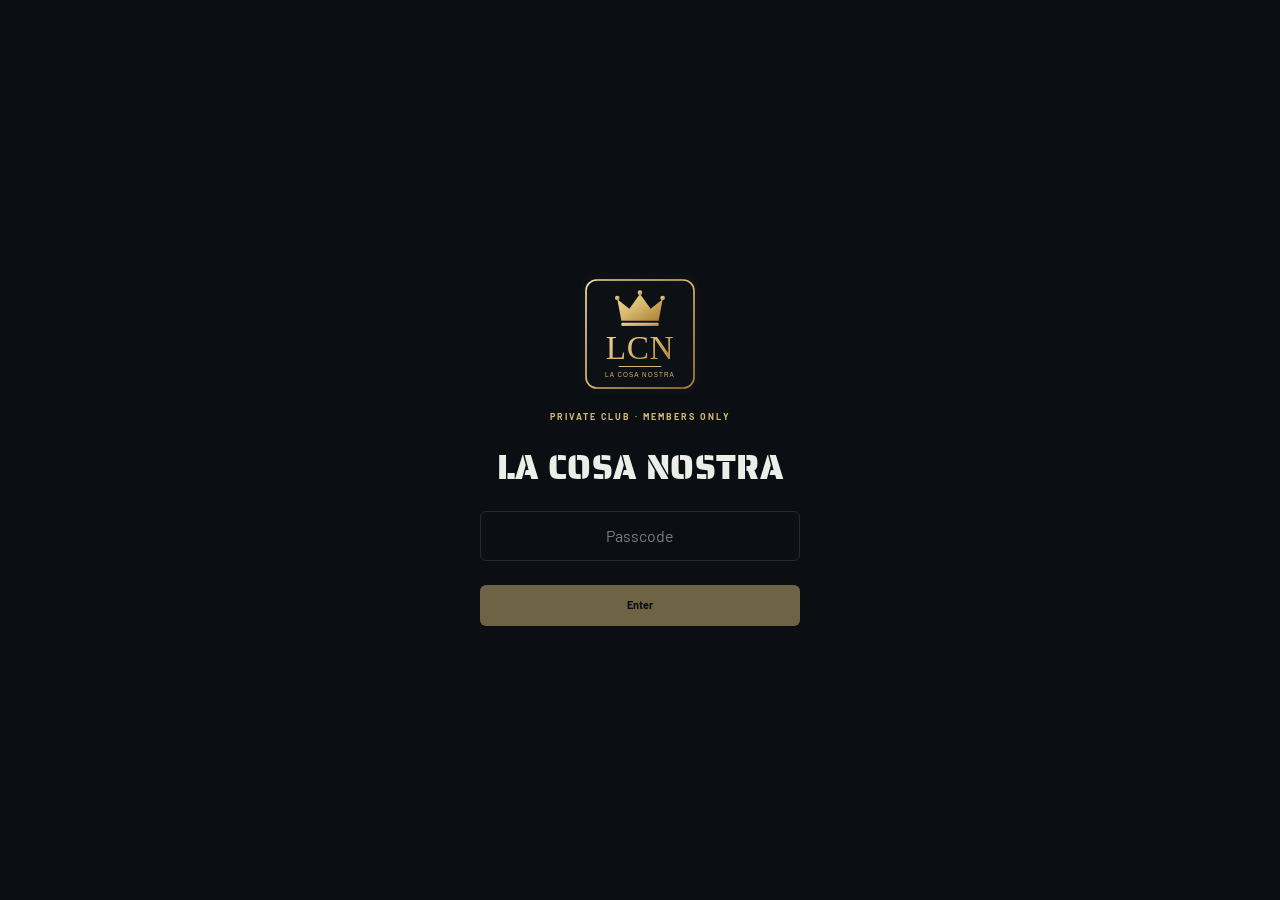
<file: docs/index.html>
<!DOCTYPE html>
<html lang="en">
<head>
<meta charset="utf-8">
<meta name="viewport" content="width=device-width, initial-scale=1, viewport-fit=cover">
<title>La Cosa Nostra</title>
<meta name="apple-mobile-web-app-capable" content="yes">
<meta name="mobile-web-app-capable" content="yes">
<meta name="apple-mobile-web-app-title" content="La Cosa Nostra">
<meta name="apple-mobile-web-app-status-bar-style" content="black-translucent">
<meta name="theme-color" content="#0b0e12">
<meta name="robots" content="noindex,nofollow">
<link rel="manifest" href="manifest.webmanifest">
<link rel="icon" href="icon.svg" type="image/svg+xml">
<link rel="apple-touch-icon" href="apple-touch-icon.png">
<link rel="preconnect" href="https://fonts.googleapis.com">
<link rel="preconnect" href="https://fonts.gstatic.com" crossorigin>
<link rel="stylesheet" href="https://fonts.googleapis.com/css2?family=Saira+Stencil+One&family=Barlow:wght@400;500;600;700&display=swap">
<style>@layer base{*,::after,::before,::backdrop{box-sizing:border-box;margin:0;padding:0;border:0 solid}html{line-height:1.5;-webkit-text-size-adjust:100%;tab-size:4;-webkit-tap-highlight-color:transparent}h1,h2,h3,h4,h5,h6{font-size:inherit;font-weight:inherit}a{color:inherit;-webkit-text-decoration:inherit;text-decoration:inherit}b,strong{font-weight:bolder}small{font-size:80%}table{text-indent:0;border-color:inherit;border-collapse:collapse}ol,ul,menu{list-style:none}img,svg,video,canvas,audio,iframe,embed,object{display:block;vertical-align:middle}img,video{max-width:100%;height:auto}button,input,select,optgroup,textarea{font:inherit;font-feature-settings:inherit;letter-spacing:inherit;color:inherit;border-radius:0;background-color:transparent;opacity:1}::placeholder{opacity:1;color:color-mix(in oklab,currentcolor 50%,transparent)}textarea{resize:vertical}button,input:where([type=button],[type=reset],[type=submit]){appearance:button}summary{display:list-item}[hidden]:where(:not([hidden=until-found])){display:none!important}}


:root{--bg:#0b0e12;--panel:#12161c;--border:#252a31;--muted:#9299a4;--gold:#d2b778;--green:#7cc9a6;--red:#ed8c8c;--text:#eeeee9}*{box-sizing:border-box}body{margin:0;background:var(--bg);color:var(--text);font-family:Arial,Helvetica,sans-serif;font-size:14px}button,input,select,textarea{font:inherit}button,a,input,select,textarea{outline-offset:4px}button{cursor:pointer}button:disabled{cursor:wait;opacity:.5}a{color:inherit;text-decoration:none}button{color:inherit;background:none;border:0}h1,h2,h3,p{margin:0}p{line-height:1.6;color:var(--muted)}.shell{display:flex;min-height:100vh}aside{width:236px;position:fixed;inset:0 auto 0 0;display:flex;flex-direction:column;background:#101318;border-right:1px solid var(--border);z-index:30}.brand{display:flex;gap:12px;align-items:center;padding:30px 22px 36px;font-size:12px;font-weight:700;letter-spacing:1.2px}.brand small{display:block;font-size:8px;letter-spacing:1.7px;color:var(--muted);margin-top:7px}.brand-mark{position:relative;border:1px solid #7b6a47;color:var(--gold);font-family:Georgia,serif;font-size:16px;padding:18px 5px 8px;letter-spacing:-1px}.brand-mark span{position:absolute;top:0;left:10px;font-size:19px}.nav-label{font-size:9px;letter-spacing:2px;color:#707781;padding:0 24px 15px}nav{padding:0 12px}nav button{width:100%;display:flex;align-items:center;gap:12px;padding:13px 12px;margin-bottom:5px;color:#929aa6;text-align:left;border-radius:5px;font-size:12px}nav button svg:last-child:not(:first-child){margin-left:auto}nav button:hover{background:#1a1e25;color:#eee}nav button.active{color:var(--gold);background:#28251e;border:1px solid #524630;padding:12px 11px}.sidebar-bottom{display:flex;gap:11px;align-items:center;margin-top:auto;padding:22px;border-top:1px solid var(--border)}.sidebar-bottom img{width:40px;height:40px;object-fit:cover;border-radius:50%;border:1px solid #69614d}.sidebar-bottom strong{font-size:12px}.sidebar-bottom span{display:block;color:var(--gold);font-size:8px;letter-spacing:1px;margin-top:5px}.sidebar-bottom>svg{margin-left:auto;color:var(--gold)}.workspace{margin-left:236px;width:calc(100% - 236px)}header{height:64px;border-bottom:1px solid var(--border);display:flex;align-items:center;justify-content:space-between;padding:0 34px;background:#0e1116}.breadcrumbs{display:flex;align-items:center;gap:12px;color:#737b87;font-size:9px;letter-spacing:1.4px}.breadcrumbs span{color:#bbc0c9}.header-right{display:flex;align-items:center;gap:23px;font-size:9px;letter-spacing:1px}.private{display:flex;align-items:center;gap:7px;color:var(--gold)}.revision{color:#79828e}.icon-button{padding:5px;color:#b7bec8}.mobile-toggle{display:none}main{max-width:1600px;margin:auto;padding:32px 34px 0}.page-heading{display:flex;justify-content:space-between;align-items:center;margin-bottom:26px;gap:20px}.eyebrow{font-size:9px;letter-spacing:2px;color:var(--gold);font-weight:700}h1{font-family:Georgia,'Times New Roman',serif;font-size:38px;letter-spacing:-1.2px;font-weight:400;margin:10px 0}.page-heading p{font-size:12px}.date-badge{text-align:right}.date-badge span{display:block;font-size:8px;letter-spacing:1.5px;color:#747d88;margin-bottom:8px}.date-badge strong{font-size:12px;letter-spacing:.5px}.source-strip{border:1px solid #2a3035;border-radius:5px;padding:10px 13px;display:flex;align-items:center;gap:8px;font-size:10px;color:#a1a9b2;background:#12161b}.dot{width:5px;height:5px;background:var(--gold);border-radius:100%;display:inline-block;flex:none}.source-extra{margin-left:12px;color:#727d8b}.source-strip strong{margin-left:auto;font-weight:400;color:#c8b78f}.toolbar{display:flex;align-items:center;justify-content:space-between;margin:24px 0}.sport-tabs{display:flex;gap:5px;border:1px solid var(--border);padding:4px;border-radius:6px;background:#11151b}.sport-tabs button{padding:8px 21px;color:#9da5b0;font-size:10px;border-radius:3px}.sport-tabs button.selected,.toggle button.selected{background:#d3b97d;color:#171711;font-weight:700}.local-switch{font-size:9px;color:#828d99;display:flex;gap:7px;align-items:center}.local-switch .dot{background:var(--green)}.hero{position:relative;overflow:hidden;border:1px solid #3a3427;background:#121519;border-radius:7px;min-height:278px;padding:30px 32px 82px;isolation:isolate}.hero-copy{position:relative;z-index:2}.hero h2{font-family:Georgia,serif;font-size:33px;font-weight:400;line-height:1.15;margin:15px 0 13px;letter-spacing:-.5px}.hero em{color:#d7be84;font-style:italic}.hero p{font-size:10px;line-height:1.7}.hero-tag{position:absolute;left:395px;top:182px;display:flex;align-items:center;gap:8px;color:#af9b70;font-size:8px;letter-spacing:1px;white-space:nowrap}.hero-image{position:absolute;inset:0 0 58px 30%;background-size:cover;background-position:60% 40%;z-index:-1;opacity:.72;mask-image:linear-gradient(90deg,transparent,black 40%)}.hero-crew{position:absolute;bottom:0;left:0;right:0;border-top:1px solid #363329;background:#10141bdb;display:flex;align-items:center;justify-content:space-around;height:62px;padding:0 25px}.hero-crew>div{display:flex;align-items:center;gap:9px;font-size:10px;color:#c5c7c8}.avatar{border-radius:50%;object-fit:cover;flex-shrink:0;border:1px solid #514a3d;background:#13171b}.hero-crew .avatar{width:38px;height:38px}.initial{display:inline-grid;place-items:center;width:32px;height:32px;border-radius:50%;background:#292d34;color:var(--gold)}.stats-row{display:grid;grid-template-columns:repeat(4,1fr);gap:14px;margin:20px 0 30px}.stat{border:1px solid var(--border);background:linear-gradient(110deg,#151a20,#10141a);padding:18px 20px;border-radius:5px;min-width:0}.stat>span{display:block;color:#8b95a0;font-size:8px;letter-spacing:1.1px;margin-bottom:12px}.stat strong{display:block;font-size:27px;font-weight:500;letter-spacing:-.8px}.stat small{display:block;font-size:9px;color:#788490;margin-top:8px}.green{color:var(--green)!important}.red{color:var(--red)!important}.section-title{display:flex;justify-content:space-between;align-items:center;gap:12px;margin:27px 0 17px}.section-title h2{font-family:Georgia,serif;font-size:21px;font-weight:400}.section-title h2>span{font-family:Arial,sans-serif;font-size:8px;color:var(--gold);border:1px solid #4d4534;padding:4px 6px;margin-left:10px;vertical-align:middle}.section-title>span,.section-title button,.section-title a{font-size:9px;color:#9ba5b0;display:flex;align-items:center;gap:7px}.board-grid{display:grid;grid-template-columns:repeat(3,minmax(0,1fr));gap:18px}.market-title{display:flex;justify-content:space-between;align-items:center;font-size:9px;letter-spacing:1.3px;color:#c5b58f;padding:0 2px 13px;border-bottom:1px solid #3d392e;margin-bottom:14px}.market-title span:last-child{font-size:8px;color:#727d8b;letter-spacing:.8px}.agreement-card{display:block;width:100%;border:1px solid var(--border);border-radius:6px;background:#13181f;text-align:left;margin-bottom:13px;overflow:hidden;transition:border-color .15s,transform .15s}.agreement-card:hover{border-color:#9d8857;transform:translateY(-2px)}.card-top{display:flex;align-items:center;gap:9px;padding:14px 16px 11px;font-size:8px;letter-spacing:1px;color:#9aa5b1}.rank{color:var(--gold);font-size:10px}.agreement-count{margin-left:auto;color:#a29474;font-size:7px}.agreement-card h3{font-size:19px;letter-spacing:-.4px;padding:0 16px;font-weight:500;line-height:1.3}.agreement-card>p{font-size:10px;padding:7px 16px 0}.card-line{display:flex;align-items:center;justify-content:space-between;padding:12px 16px}.odds{font-size:10px;padding:4px 8px;background:#242a32;border-radius:3px;color:#bcc4ce}.card-avatars{display:flex;padding-left:7px}.card-avatars .avatar{width:27px;height:27px;margin-left:-5px}.card-record{margin:0 16px;padding:14px 0;border-top:1px solid #2c323a;display:flex;align-items:end;justify-content:space-between}.card-record strong{font-size:27px;font-weight:400;color:#c8b17d}.card-record b{font-size:12px;font-weight:400;color:#c7ccd3}.card-record span{display:block;font-size:6px;letter-spacing:1px;color:#76828f;margin-top:5px}.card-record>div:last-child{text-align:right;padding-bottom:3px}.card-bottom{padding:11px 16px;background:#0f141a;border-top:1px solid #242a31;font-size:8px;color:#929eac;display:flex;justify-content:space-between;align-items:center}.card-bottom svg{color:var(--gold)}.empty-card{border:1px dashed #30363e;min-height:130px;border-radius:5px;padding:25px 20px;text-align:center;color:#667380;display:flex;align-items:center;justify-content:center;flex-direction:column;gap:10px}.empty-card h3{font-size:13px;font-weight:400;color:#b1bac5}.empty-card p{font-size:11px}.lastnight-grid{display:grid;grid-template-columns:repeat(2,1fr);gap:10px}.lastnight{display:flex;align-items:center;gap:15px;background:#12171e;border:1px solid var(--border);padding:14px;border-radius:4px}.lastnight>strong{font-size:21px}.lastnight b{font-size:11px}.lastnight span{display:block;font-size:9px;color:var(--muted);margin-top:5px}.lastnight small{margin-left:auto;font-size:10px}.panel{background:#13181f;border:1px solid var(--border);border-radius:6px}.table-wrap{overflow-x:auto}table{border-collapse:collapse;width:100%;text-align:left;white-space:nowrap;font-size:11px}th{padding:15px 17px;color:#8c98a6;font-size:8px;letter-spacing:1px;font-weight:400;border-bottom:1px solid #303741}td{padding:14px 17px;border-bottom:1px solid #232b35;color:#c5cbd2}tr:last-child td{border-bottom:0}td small{display:block;color:#7e8b99;font-size:9px;margin-top:6px}td b{font-weight:500;color:#e0e3e7}.table-person{display:flex;gap:10px;align-items:center}.table-person .avatar{width:30px;height:30px}.filters{display:flex;gap:10px}input,select,textarea{background:#0d1219;border:1px solid #343d48;border-radius:4px;color:#d6dce3;padding:10px 12px;min-width:0;font-size:12px}select{cursor:pointer}textarea{resize:vertical;min-height:90px}label{display:flex;flex-direction:column;gap:9px;color:#9ba7b4;font-size:10px;line-height:1.5;margin:15px 0}form .primary{margin-top:8px}.primary{background:var(--gold);color:#191912;padding:12px 20px;border-radius:4px;font-size:11px;font-weight:700;display:inline-flex;align-items:center;justify-content:center;gap:8px}.primary:hover{background:#e5cd96}.form-panel{padding:25px}.form-panel h2{font-size:20px;font-family:Georgia,serif;font-weight:400;margin-bottom:14px}.form-panel p{font-size:12px;margin-bottom:17px}.form-panel ul{color:var(--muted);font-size:12px;line-height:2.1;padding-left:18px}.two-col{display:grid;grid-template-columns:1fr 1fr;gap:20px}.form-row{display:grid;grid-template-columns:1fr 1fr;gap:15px}.button-row{display:flex;align-items:center;gap:20px}.button-row a{display:flex;align-items:center;gap:6px;font-size:10px;color:var(--muted)}.import-input{min-height:230px;font-family:monospace;font-size:11px}.import-panel>p{max-width:650px}.import-panel .table-wrap{margin:20px 0}.alert{display:flex;gap:10px;align-items:center;padding:14px;border-radius:5px;font-size:12px;margin-bottom:18px}.alert.error{border:1px solid #6e3d3d;background:#28191e;color:#f2a3a3}.alert.success{border:1px solid #385c4c;background:#13261f;color:#9bd3b9}.alert button{margin-left:auto}.empty{padding:80px 20px;text-align:center;display:flex;flex-direction:column;align-items:center;gap:20px}.empty h2{font-family:Georgia,serif;font-weight:400}.empty p{max-width:480px}.modal-backdrop{position:fixed;inset:0;background:#000b;z-index:90;display:flex;align-items:center;justify-content:center;padding:22px;backdrop-filter:blur(7px)}.modal{position:relative;background:#161c24;border:1px solid #5a503b;width:650px;max-width:100%;max-height:90vh;overflow-y:auto;padding:35px;border-radius:8px}.modal h2{font-family:Georgia,serif;font-size:30px;margin:15px 0}.modal h3{font-size:14px;margin:20px 0}.modal .stats-row{grid-template-columns:1fr 1fr}.modal-close{position:absolute;right:15px;top:15px;color:#a6b0bd}.submission{display:flex;align-items:center;justify-content:space-between;padding:15px 0;gap:15px;border-bottom:1px solid var(--border);font-size:11px}.submission>span{display:flex;align-items:center;gap:10px}.submission b{font-weight:400}.muted{font-size:10px;line-height:1.8;margin-top:20px;color:#82909e}.toggle{display:flex;border:1px solid #353b43;border-radius:4px;padding:3px}.toggle button{font-size:10px;padding:7px 12px;border-radius:2px;color:#9fa8b3}.lock-grid{display:grid;grid-template-columns:repeat(2,minmax(0,1fr));gap:20px}.lock-box{border:1px solid #3f3b32;background:#131820;border-radius:6px;overflow:hidden}.lock-profile{display:flex;align-items:center;gap:20px;padding:22px;background:linear-gradient(110deg,#2c253c,#151922);border-bottom:1px solid #45404b}.lock-profile span{font-size:7px;letter-spacing:2px;color:#b9a678}.lock-profile h2{font-family:Georgia,serif;font-size:27px;margin:8px 0}.lock-profile small{color:#a0a9b6;font-size:8px;letter-spacing:1px}.lock-pick{padding:18px;display:flex;align-items:center;gap:14px;border-bottom:1px solid #29323c}.lock-rank{color:#a48d5d;font-family:Georgia,serif;font-size:24px}.lock-pick h3{font-size:13px;line-height:1.4;font-weight:500}.lock-pick p{font-size:9px;margin-top:6px}.grade{margin-left:auto;color:var(--gold);border:1px solid #4c4535;border-radius:4px;padding:5px 7px;font-size:12px;white-space:nowrap}.grade-history{display:flex;background:#edece8;color:#24262a;justify-content:space-around;padding:15px;font-size:10px;gap:8px}.grade-history span{display:flex;gap:6px}.grade-history b{color:#6c6047}.lock-box.nino .lock-profile{background:linear-gradient(110deg,#26374b,#151922)}.lock-box.g .lock-profile,.lock-box.johnny .lock-profile{background:linear-gradient(110deg,#1c3549,#151922)}.lock-box.paulie .lock-profile{background:linear-gradient(110deg,#28432e,#151922)}.lock-box.rithmm .lock-profile{background:linear-gradient(110deg,#55331d,#151922)}.den-banner{background-size:cover;background-position:center 40%;border:1px solid #4e422d;padding:35px;border-radius:6px;margin-bottom:25px}.den-banner h2{font-size:43px;font-family:Georgia,serif;font-weight:400;line-height:1.1;margin:20px 0}.den-banner p{font-size:10px}.den-grid{display:grid;grid-template-columns:repeat(2,1fr);gap:20px}.den-grid .panel{padding:20px}.den-team{padding:17px 0;border-bottom:1px solid var(--border);display:flex;flex-wrap:wrap;justify-content:space-between;gap:8px}.den-team:last-child{border:0}.den-team small{color:#9c885b;font-size:8px}.den-team h3{font-size:14px;margin-top:6px;font-weight:400}.den-team strong{color:var(--gold);font-size:20px;font-weight:400}.den-team p{white-space:pre-line;width:100%;font-size:10px;line-height:1.8}.disclosure{padding:20px;margin-top:20px}summary{cursor:pointer;font-size:12px;color:#c0b185}details p{margin:15px 0}details pre{max-height:350px;overflow:auto;white-space:pre-wrap;font-size:10px;color:#99a6b6;padding:15px}.audit-list details{padding:16px 20px;border-bottom:1px solid var(--border)}.audit-list summary{display:flex;gap:20px;align-items:center;list-style:none}.audit-list b{font-size:9px;letter-spacing:1px;color:var(--gold)}.audit-list time{margin-left:auto;color:#778594;font-size:10px}.white-section{background:#eeefed;padding:26px;border-radius:6px;color:#1d2731}.white-section p{color:#6b7580}.white-section .boss-grid{display:grid;grid-template-columns:1fr 1fr;gap:25px}.boss{display:flex;align-items:center;gap:20px;padding:20px;background:#fff;border:1px solid #d4d9da;border-radius:4px}.boss>div>span{color:#847249;font-size:8px;letter-spacing:1px}.boss h2{font-family:Georgia,serif;font-size:25px;margin:8px 0}.boss strong{color:#867044;font-size:24px;font-weight:400}.boss p{font-size:9px;margin-top:8px}.white-section>h2{font-family:Georgia,serif;font-weight:400;font-size:23px;margin:30px 0 20px}.paid-games{display:grid;grid-template-columns:repeat(3,1fr);gap:12px}.paid-games>button{border:1px solid #d2d8dc;background:#fff;text-align:left;padding:20px;border-radius:4px}.paid-games span{font-size:8px;color:#85909b}.paid-games h3{font-size:15px;margin:12px 0}.paid-games p{font-size:10px}.paid-games b{display:block;font-size:9px;margin-top:14px;color:#a38c5b}.white-section .lock-grid{color:var(--text)}.awards-grid{display:grid;grid-template-columns:repeat(2,1fr);gap:20px}.award{text-align:center;padding:30px}.award h2{font-family:Georgia,serif;font-size:27px;font-weight:400;margin:15px 0 25px}.award .avatar{display:block;margin:0 auto 20px}.award h3{font-size:14px;font-weight:400}.award>strong{font-size:37px;font-weight:400;color:var(--gold);display:block;margin:15px}.award p{font-size:10px}.pair-grid{display:grid;grid-template-columns:repeat(3,1fr);gap:15px}.pair{text-align:center;padding:25px 15px}.pair-avatars{display:flex;justify-content:center;margin-bottom:20px;gap:8px}.pair h3{font-size:13px;font-weight:400}.pair>span{font-size:9px;color:#8592a0;display:block;margin:10px}.pair>strong{font-size:31px;color:var(--gold);font-weight:400}.pair p{font-size:10px;margin-top:8px}.ledger-filters{display:flex;gap:12px}.search{flex:1;display:flex;align-items:center;gap:8px;border:1px solid #343d48;background:#0d1219;padding:0 12px;border-radius:4px;color:#84919f}.search input{border:0;flex:1;width:100%;background:none}.text-button{color:var(--gold);font-size:9px;border:1px solid #574c33;padding:7px 8px;border-radius:3px}.result{font-size:9px;color:#9aa7b5}.result.W{color:var(--green)}.result.L{color:var(--red)}.pagination{display:flex;align-items:center;justify-content:space-between;margin:20px 0;font-size:10px;color:#8d9baa}.pagination button{border:1px solid #343f4b;padding:9px 15px;border-radius:4px}.spin svg{animation:spin 1.5s linear infinite}@keyframes spin{to{transform:rotate(360deg)}}footer{display:flex;align-items:center;justify-content:space-between;gap:15px;border-top:1px solid #222b35;padding:22px 0;margin-top:45px;color:#52606e;font-size:7px;letter-spacing:1.2px}footer>span:first-child{color:#8b7956;font-size:8px}.link-button{margin-top:10px}@media(min-width:1500px){main{padding:40px 48px 0}.hero{min-height:325px}.hero h2{font-size:40px}.hero-tag{top:220px;left:435px}.hero-crew{height:70px}.hero-crew .avatar{width:44px;height:44px}}@media(max-width:1100px){aside{width:205px}.workspace{margin-left:205px;width:calc(100% - 205px)}main{padding:25px 22px 0}header{padding:0 22px}.brand{padding-left:17px;font-size:10px}.brand small{font-size:7px}.hero-tag{display:none}.hero h2{font-size:29px}.hero-crew{padding:0 10px}.hero-crew>div{gap:4px;font-size:8px}.hero-crew .avatar{width:29px;height:29px}.stats-row{gap:9px}.stat{padding:15px 12px}.stat strong{font-size:23px}.stat>span{font-size:7px}.card-top,.card-line,.card-bottom{padding-left:12px;padding-right:12px}.agreement-card h3,.agreement-card>p{padding-left:12px;padding-right:12px}.agreement-card h3{font-size:16px}.card-record{margin:0 12px}.agreement-count{font-size:6px}.hero-copy p{max-width:270px}.boss{padding:15px;gap:12px}.boss .avatar{width:65px;height:65px}.boss h2{font-size:22px}}@media(max-width:800px){aside{transform:translateX(-100%);transition:transform .2s;width:236px}aside.open{transform:translateX(0);box-shadow:0 0 0 100vw #0008}.workspace{margin:0;width:100%}.mobile-toggle{display:block;color:var(--gold)}header{height:57px;gap:15px;justify-content:flex-start}.header-right{margin-left:auto;gap:12px}.private{display:none}.breadcrumbs{font-size:8px}main{padding:25px 18px 0}h1{font-size:33px}.date-badge span{font-size:7px}.date-badge strong{font-size:10px}.source-extra{display:none}.source-strip{font-size:8px}.toolbar{margin:20px 0}.sport-tabs{gap:1px}.sport-tabs button{padding:8px 13px}.local-switch{display:none}.hero{padding:24px 25px 85px;min-height:280px}.hero-image{inset:0 0 58px 18%;opacity:.5}.hero-crew>div{flex-direction:column;gap:4px;font-size:7px}.hero-crew .avatar{width:28px;height:28px}.hero-crew{height:65px}.hero h2{font-size:31px}.hero p{font-size:10px}.stats-row{grid-template-columns:repeat(2,1fr);margin-bottom:23px}.stat{padding:18px}.stat strong{font-size:27px}.board-grid{gap:10px}.market-title{font-size:8px;letter-spacing:.8px}.market-title span:last-child{font-size:6px}.agreement-count{display:none}.card-top{padding:12px 9px}.agreement-card h3{font-size:15px;padding:0 9px}.agreement-card>p{font-size:8px;padding:6px 9px 0;min-height:31px}.card-line{padding:10px 9px}.card-avatars .avatar{width:21px;height:21px}.card-record{margin:0 9px;display:block;padding:10px 0}.card-record strong{font-size:24px}.card-record>div:last-child{text-align:left;margin-top:10px}.card-record span{font-size:5px}.card-bottom{padding:8px 9px;font-size:6px;line-height:1.5}.card-bottom svg{display:none}.odds{font-size:8px;padding:3px 5px}.lock-grid,.two-col,.awards-grid,.den-grid{grid-template-columns:1fr}.pair-grid{grid-template-columns:repeat(2,1fr)}.boss-grid{grid-template-columns:1fr!important}.paid-games{grid-template-columns:repeat(2,1fr)}.white-section{padding:18px}.ledger-filters{flex-wrap:wrap}.search{flex-basis:100%}.ledger-filters>input,.ledger-filters>select{flex:1;width:40%}.section-title{align-items:start}.section-title h2{font-size:20px}.filters{flex-wrap:wrap}select{font-size:10px}.section-title>span{font-size:8px}.lastnight-grid{grid-template-columns:1fr}.form-panel{padding:20px}.modal{padding:25px}.modal h2{font-size:26px}.submission{font-size:10px}.form-row{gap:10px}footer{font-size:6px}footer span:last-child{display:none}}@media(max-width:600px){.date-badge{display:none}.sport-tabs{width:100%}.sport-tabs button{flex:1;padding:9px 12px}.hero h2{font-size:28px}.hero-crew span{font-size:6px}.hero{padding-left:20px}.board-grid{grid-template-columns:1fr}.card-top{padding:14px 16px}.agreement-count{display:block}.agreement-card h3{font-size:22px;padding:0 16px}.agreement-card>p{font-size:11px;padding:8px 16px;min-height:auto}.card-line{padding:10px 16px}.card-avatars .avatar{width:30px;height:30px}.card-record{display:flex;margin:0 16px}.card-record>div:last-child{text-align:right;margin:0}.card-record span{font-size:7px}.card-bottom{font-size:9px;padding:12px 16px}.card-bottom svg{display:block}.market-title{font-size:11px;margin-top:10px}.market-title span:last-child{font-size:9px}.stat strong{font-size:25px}}

/* Keep the decision board above the decorative banner. */
.hero{min-height:160px;padding:20px 25px 64px}.hero h2{font-size:25px;margin:10px 0 0}.hero-copy>p,.hero-tag{display:none}.hero-image{bottom:48px}.hero-crew{height:48px}.hero-crew .avatar{width:30px;height:30px}.stats-row{margin:16px 0 22px}.stat{padding:14px 18px}.stat>span{margin-bottom:10px}.stat strong{font-size:25px}.page-heading{margin-bottom:21px}.toolbar{margin:18px 0}.section-title{margin-top:22px}.hero-crew>div{font-size:9px}
@media(min-width:1500px){.hero{min-height:170px}.hero h2{font-size:28px}.hero-crew{height:48px}.hero-crew .avatar{width:30px;height:30px}}
@media(max-width:800px){.hero{min-height:156px;padding:18px 20px 65px}.hero h2{font-size:24px}.hero-crew{height:53px}.hero-crew>div{font-size:6px}.hero-crew .avatar{width:24px;height:24px}.stat{padding:15px}.page-heading{margin-bottom:18px}}

aside nav{overflow-y:auto;min-height:0;flex:1}.sidebar-bottom{flex-shrink:0}
.sync-status{margin-left:auto;color:#8dc7aa;font-size:9px}.sync-status.offline{color:#efb380}.sync-status.loading{color:#c4b78f}.source-strip strong{margin-left:10px}.alert.stale{background:#292417;border:1px solid #665630;color:#e1c993;margin-top:12px}.alert a{color:#e6cb91;text-decoration:underline}.mobile-markets{display:none}.market-column{scroll-margin-top:22px}
@media(max-width:600px){.hero{display:none}.source-strip{flex-wrap:wrap;gap:7px}.source-strip strong{margin-left:auto}.sync-status{margin-left:0;font-size:8px}.stats-row{margin:12px 0 18px}.mobile-markets{display:flex;gap:8px;position:sticky;top:0;background:#0b0e12ed;z-index:10;padding:10px 0;margin-bottom:10px;backdrop-filter:blur(8px)}.mobile-markets a{flex:1;text-align:center;font-size:11px;padding:11px 7px;border:1px solid #4c4433;border-radius:4px;color:#d8bd80}.market-column{scroll-margin-top:62px}.modal{max-height:92dvh}.lock-pick{flex-wrap:wrap}.lock-pick>div:nth-child(2){flex:1;min-width:160px}.lock-pick .text-button{margin-left:auto}}
label{min-width:0}.form-row{grid-template-columns:repeat(2,minmax(0,1fr))}label>input,label>select,label>textarea{width:100%;max-width:100%}.modal{overflow-x:hidden}
/* Mobile destinations stay still while users tap the menu. */
@media(max-width:800px){aside{transition:none}}

.den-sport-banner{position:relative;display:flex;justify-content:center;align-items:center;height:440px;min-height:440px;padding:0;overflow:hidden;background:radial-gradient(ellipse at center,#332a1d 0%,#121416 64%,#090c10 100%)}.den-sport-banner>img{display:block;height:100%;width:100%;object-fit:contain}.den-banner-title{position:absolute;inset:0 0 auto;text-align:center;padding:18px 12px 35px;background:linear-gradient(#080b10e8,#080b1080,transparent)}.den-banner-title h2{font:700 clamp(30px,5vw,48px)/1.15 Georgia,serif;color:#e5cb8c;text-shadow:0 2px 8px #000;margin:7px 0 0}.den-banner-caption{position:absolute;bottom:0;left:0;right:0;text-align:center;padding:10px;background:#090c10d9;font-size:11px}@media(max-width:600px){.den-sport-banner{height:420px;min-height:420px}.den-banner-title{padding-top:14px}.den-banner-title .eyebrow{font-size:8px}}

.den-group-banner{display:block;height:auto;min-height:0;background:#0b0e12}.den-group-banner>img{width:100%;height:auto;object-fit:contain}.den-group-banner .den-banner-title{display:none}.den-group-banner .den-banner-caption{position:static}.den-group-quote{text-align:center;color:#e5cb8c;font:italic 18px/1.5 Georgia,serif;padding:14px 16px 4px}@media(max-width:600px){.den-group-banner{height:auto;min-height:0}.den-group-quote{font-size:16px}}

.den-lion-frame{height:100%;aspect-ratio:5/6;overflow:hidden;flex:none}.den-lion-frame>img{display:block;width:100%;height:auto;max-width:none}@media(max-width:420px){.den-lion-frame{max-width:100%;height:auto;aspect-ratio:5/6;align-self:flex-start}}

.den-grid .market-title>svg{color:var(--gold);flex-shrink:0}

/* Let’s Get Paid: the six-analyst mafia table. */
.get-paid-dark{color:var(--text)}.paid-sport{margin-bottom:44px}.paid-sport-heading{display:flex;justify-content:space-between;align-items:end;gap:18px;margin:22px 0}.paid-sport-heading h2{font:700 32px/1.2 Georgia,serif;margin-top:8px;color:var(--gold)}.paid-sport-heading h2 span{color:var(--text);font-weight:400}.paid-window{font-size:9px;letter-spacing:1.5px;color:var(--muted);white-space:nowrap}.paid-boss-grid{display:grid;grid-template-columns:repeat(2,minmax(0,1fr));gap:20px}.paid-profile{min-width:0;background:linear-gradient(145deg,#1c2027,#101319);border:1px solid #3b3427;border-radius:9px;overflow:hidden}.paid-mafia-portrait{display:block;width:100%;height:300px;object-fit:cover;object-position:center 20%;background:#0c0e12}.paid-portrait-empty{height:300px;display:grid;place-items:center;color:#675b40;background:radial-gradient(#24221d,#101319)}.paid-profile-info{padding:22px 25px}.paid-role{font-size:10px;font-weight:700;letter-spacing:3px;color:var(--gold)}.paid-profile h3{font:700 27px Georgia,serif;margin:8px 0 17px}.paid-individual-stats{display:flex;align-items:baseline;gap:20px}.paid-individual-stats strong{font-size:32px;font-weight:700;color:var(--gold)}.paid-individual-stats b{font-size:22px;font-weight:400}.paid-profile p{font-size:11px;margin-top:7px}.paid-duo{margin:24px 0 0;border:1px solid #4d412b;border-radius:9px;overflow:hidden;background:#101319}.paid-duo>img{display:block;width:100%;aspect-ratio:3/2;object-fit:contain;background:#090c10}.paid-duo figcaption{display:flex;align-items:center;justify-content:space-between;gap:20px;padding:24px 28px;background:linear-gradient(100deg,#211e17,#12161c)}.paid-duo figcaption h3{font:700 26px Georgia,serif;margin-top:8px}.paid-duo figcaption h3 span{color:var(--gold);font-weight:400}.paid-duo-record{display:flex;align-items:center;gap:22px;flex-shrink:0}.paid-duo-record>strong{font-size:42px;color:var(--gold)}.paid-duo-record b{display:block;font-size:24px}.paid-duo-record span{display:block;font-size:10px;color:var(--muted);margin-top:4px}.paid-games-heading{margin:30px 0 16px}.paid-games-heading h3{font:400 24px Georgia,serif}.paid-matching-games{display:grid;grid-template-columns:repeat(2,minmax(0,1fr));gap:14px}.paid-match{position:relative;display:block;text-align:left;border:1px solid var(--border);border-radius:7px;padding:20px;background:#14181e;min-width:0;transition:border-color .15s,background .15s}.paid-match:hover,.paid-match:focus-visible{background:#1b2027;border-color:var(--gold)}.paid-match-top{display:flex;align-items:center;gap:13px;font-size:9px;letter-spacing:1px;color:var(--muted);margin-bottom:18px}.paid-match-top>span:first-child{color:var(--gold);font-size:13px}.paid-match-top svg{margin-left:auto;color:var(--gold)}.paid-match h3{font:700 23px/1.25 Georgia,serif;padding-right:66px;overflow-wrap:anywhere}.paid-match-price{position:absolute;right:20px;top:53px;font-size:13px;color:var(--gold);border:1px solid #53452c;border-radius:4px;padding:5px 7px}.paid-match p{font-size:11px;margin:10px 0 14px}.paid-match-grade{font-size:9px;color:var(--muted)}.paid-method{font-size:10px;line-height:1.7;margin:20px 0 0;color:#858d99}.paid-no-pair{display:flex;gap:15px;align-items:center;justify-content:center;margin:24px 0;padding:28px;border:1px dashed #3a352b;border-radius:8px;color:var(--gold);background:#11151a}.paid-no-pair p{font-size:12px}.paid-no-pair svg{flex-shrink:0}
@media(min-width:1200px){.paid-mafia-portrait,.paid-portrait-empty{height:360px}.paid-duo>img{max-height:680px}}
@media(max-width:600px){.paid-sport-heading{align-items:start;gap:10px}.paid-sport-heading h2{font-size:25px}.paid-sport-heading h2 span{display:block;font-size:20px;margin-top:4px}.paid-window{font-size:7px;letter-spacing:.5px;padding-top:4px}.paid-sport-heading .eyebrow{font-size:7px;letter-spacing:1px}.paid-boss-grid{gap:10px}.paid-mafia-portrait,.paid-portrait-empty{height:195px}.paid-profile-info{padding:15px 12px}.paid-profile h3{font-size:21px;margin-bottom:12px}.paid-role{font-size:8px;letter-spacing:2px}.paid-individual-stats{display:block}.paid-individual-stats strong{font-size:28px}.paid-individual-stats b{display:block;font-size:18px;margin-top:4px}.paid-profile p{font-size:9px;line-height:1.5}.paid-duo{margin-top:16px}.paid-duo figcaption{padding:17px 15px;align-items:start;flex-direction:column;gap:15px}.paid-duo figcaption .eyebrow{font-size:8px;letter-spacing:1px}.paid-duo figcaption h3{font-size:23px}.paid-duo-record{width:100%;justify-content:space-between}.paid-duo-record>strong{font-size:35px}.paid-duo-record>div{text-align:right}.paid-duo-record b{font-size:23px}.paid-games-heading h3{font-size:21px}.paid-games-heading>span{font-size:8px}.paid-matching-games{grid-template-columns:1fr}.paid-method{font-size:9px}.paid-no-pair{padding:20px 14px}}

.paid-match-bottom{display:flex;align-items:center;justify-content:space-between;gap:10px;min-height:32px}.paid-result{font-size:32px;font-weight:900;line-height:1}.paid-result-win{color:#b6ff00;text-shadow:0 0 10px #b6ff0033}.paid-result-loss{color:#ff3131}.paid-result-neutral{color:var(--gold);font-size:12px}.paid-result-pending{font-size:9px;color:var(--muted);text-align:right}

.paid-result-neutral[aria-label="Push"]{font-size:32px;line-height:1}

.paid-detail-pair{width:75%;margin:24px auto;display:grid;grid-template-columns:repeat(2,minmax(0,1fr));gap:14px;align-items:start}.paid-detail-member{min-width:0;text-align:center;display:flex;flex-direction:column;align-items:center;gap:10px}.baby-polaroid{margin:0;width:100%;padding:7px 7px 12px;background:#faf8f2;color:#19191b;box-shadow:0 5px 15px #0006}.baby-polaroid img{display:block;width:100%;aspect-ratio:1;object-fit:cover}.baby-polaroid figcaption{font-family:Georgia,serif;font-style:italic;font-weight:700;font-size:clamp(12px,2vw,19px);padding-top:10px;overflow-wrap:anywhere}.paid-detail-member>b{font-size:12px;line-height:1.5}@media(max-width:600px){.paid-detail-pair{gap:10px}.baby-polaroid{padding:5px 5px 10px}.baby-polaroid figcaption{font-size:12px}.paid-detail-member>b{font-size:10px}}

.baby-polaroid{padding:0;background:transparent}.baby-polaroid img{object-fit:contain}.baby-polaroid figcaption{position:absolute;width:1px;height:1px;overflow:hidden;clip-path:inset(50%)}

.jail-lineup{display:grid;grid-template-columns:repeat(7,minmax(0,1fr));gap:12px;margin:0 0 28px}.jail-lineup figure{margin:0;min-width:0;text-align:center}.jail-lineup img{width:100%;aspect-ratio:1;object-fit:contain;filter:drop-shadow(0 5px 8px #0008)}.jail-lineup figcaption{font-family:Georgia,serif;color:var(--gold);font-size:13px;margin-top:8px}.lock-banner{display:flex;align-items:center;gap:26px;border:1px solid #57472c;background:linear-gradient(120deg,#211d15,#101318);border-radius:8px;padding:22px;margin-bottom:28px}.lock-banner>img{width:125px;aspect-ratio:1;border-radius:22px}.lock-banner h2{font-family:Georgia,serif;font-size:clamp(24px,3vw,39px);line-height:1.2;max-width:650px;margin-top:10px;color:#ead7a5}.jail-profile{width:100px;height:100px;object-fit:contain;border-radius:0;flex:none}.lock-profile small{display:block;margin-top:6px}@media(max-width:600px){.jail-lineup{gap:5px;margin-bottom:20px}.jail-lineup figcaption{font-size:8px;overflow-wrap:anywhere}.lock-banner{gap:14px;padding:15px}.lock-banner>img{width:80px;border-radius:15px}.lock-banner .eyebrow{font-size:7px}.lock-banner h2{font-size:23px}.jail-profile{width:90px;height:90px}}
/* Large, uncropped jailhouse portraits beside each analyst name. */
.lock-profile{padding:20px;gap:22px}.lock-profile .jail-profile{width:210px;height:210px;max-width:52%;object-fit:contain}.lock-profile>div{min-width:0}.lock-profile h2{overflow-wrap:anywhere}@media(max-width:600px){.lock-profile{padding:14px;gap:16px}.lock-profile .jail-profile{width:170px;height:170px;max-width:52%}.lock-profile h2{font-size:25px}.lock-profile small{font-size:8px;letter-spacing:.5px}}

.status-crown{display:inline-flex;align-items:center;color:var(--gold);flex:none}.local-switch .status-crown{color:var(--green)}.sync-status::before{content:none!important}

.jail-open{display:block;padding:0;width:100%;border-radius:4px}.jail-open:hover{filter:brightness(1.12)}.jail-open:focus-visible{outline:2px solid var(--gold)}.jail-profile-button{width:210px;max-width:52%;flex:none}.lock-profile .jail-profile-button .jail-profile{width:100%;max-width:100%;height:auto;aspect-ratio:1}.analyst-lock-heading{display:flex;align-items:center;gap:20px;margin-bottom:20px}.analyst-lock-heading>img{width:120px;height:120px;object-fit:contain}.lock-stat-sports{display:flex;flex-wrap:wrap;gap:6px;margin:20px 0}.lock-stat-sports button{padding:9px 12px;border:1px solid var(--border);border-radius:4px;color:var(--muted)}.lock-stat-sports button.selected{background:var(--gold);color:#111;font-weight:bold}.lock-grade-table{margin:14px 0 20px}.lock-grade-table td,.lock-grade-table th{padding:12px 9px}@media(max-width:600px){.jail-profile-button{width:170px}.analyst-lock-heading>img{width:100px;height:100px}.lock-grade-table td,.lock-grade-table th{padding:10px 6px;font-size:10px}}
.pif{--pif-green:#a4ef75;--pif-red:#ff7777}.pif .profit{color:var(--pif-green)}.pif .loss{color:var(--pif-red)}.pif .flat{color:#b1b9c3}.pif-analysts{display:flex;gap:8px;overflow-x:auto;padding:8px 0 24px;margin-top:20px}.pif-analysts button{flex:1;min-width:112px;display:flex;align-items:center;justify-content:center;gap:8px;border:1px solid #34393d;border-radius:5px;background:#12161c;padding:12px 8px;font-size:11px;white-space:nowrap}.pif-analysts img{width:32px;height:32px;object-fit:contain}.pif-analysts button.selected{border-color:#d2b778;background:#322b1d;color:#e9d099}.pif-panel{padding:26px;background:linear-gradient(135deg,#151a20,#10141a);border:1px solid #30363d;border-radius:8px;margin-bottom:25px}.pif-heading{display:flex;align-items:center;justify-content:space-between;gap:20px;margin-bottom:24px}.pif-heading h2{font-family:Georgia,serif;font-size:27px;font-weight:400;margin-top:7px}.pif-heading label{font-size:9px;color:#9ba4af;display:flex;flex-direction:column;gap:7px}.pif-heading select{margin:0}.pif-calendar{border:1px solid #333b43;border-radius:6px;overflow:hidden}.pif-weekdays,.pif-days{display:grid;grid-template-columns:repeat(7,minmax(0,1fr))}.pif-weekdays{background:#20252b;color:#c7b17e;font-size:9px;letter-spacing:1px;text-align:center;padding:13px 0}.pif-day{min-height:105px;padding:12px 10px;display:flex;flex-direction:column;gap:7px;border-top:1px solid #30363d;border-right:1px solid #30363d;background:#11171c;min-width:0}.pif-day:nth-child(7n){border-right:0}.pif-day.profit{background:linear-gradient(135deg,#1e3221,#151f19)}.pif-day.loss{background:linear-gradient(135deg,#382022,#201619)}.pif-day.outside{background:#0c1015;opacity:.6}.pif-day.today{box-shadow:inset 0 0 0 2px #d2b778}.pif-day-number{font-size:12px;color:#c4c9cf}.pif-day strong{font-size:clamp(11px,1.3vw,19px);letter-spacing:-.5px;white-space:nowrap}.pif-day small{font-size:9px;color:#9da6b1}.pif-day em{font-style:normal;font-size:8px;color:#d4bd88}.pif-month-headline{display:grid;grid-template-columns:repeat(3,1fr);gap:15px;margin-top:24px}.pif-month-headline>div{border-left:2px solid #6c5d3b;padding-left:15px}.pif-month-headline span{display:block;font-size:8px;color:#9ba4af;letter-spacing:1px;margin-bottom:9px}.pif-month-headline strong{font-size:25px}.pif-month-headline small{font-size:10px;color:#87929f;font-weight:normal}.pif-records{width:100%;font-size:12px}.pif-records th{text-align:left}.pif-records tbody th{font-size:11px;color:#d6c28f}.pif-records td,.pif-records th{padding:14px 12px}.pif-week-grid{display:grid;grid-template-columns:repeat(3,minmax(0,1fr));gap:12px}.pif-week{background:#0f141a;border:1px solid #303741;border-radius:5px;padding:18px;display:flex;flex-direction:column;gap:10px}.pif-week>span{font-size:12px;color:#d4bd88}.pif-week>strong{font-size:25px}.pif-week small{font-size:10px;color:#909ba8;font-weight:normal}.pif-month-total{padding:20px;margin-top:18px;border:1px solid #6b5935;background:#262216;display:flex;justify-content:space-between;align-items:center;gap:15px;flex-wrap:wrap}.pif-month-total>span{font-size:10px;color:#c5b58f}.pif-month-total>strong{font-size:19px}.pif-graph-controls{display:flex;flex-wrap:wrap}.pif-chart{display:block;width:100%;height:auto;min-height:180px;touch-action:pan-y}.pif-chart-value{display:flex;align-items:baseline;gap:14px;margin-bottom:10px}.pif-chart-value strong{font-size:30px}.pif-chart-value span{font-size:10px;color:#929ca9}.pif input[type=range]{width:100%;accent-color:#d2b778}.pif-note{font-size:10px;margin-top:15px;color:#84909e}.pif-connections{display:grid;grid-template-columns:repeat(2,minmax(0,1fr));gap:18px}.pif-connection{border:1px solid #51462e;background:#14181c;border-radius:6px;padding:22px;text-align:center}.pif-connection-portraits{display:flex;justify-content:center;gap:8px;margin:20px 0}.pif-connection-portraits img{width:28%;max-width:100px;aspect-ratio:1;object-fit:cover;border:1px solid #655535;border-radius:4px}.pif-connection h3{font-family:Georgia,serif;font-size:20px;font-weight:normal;line-height:1.4}.pif-connection>strong{display:block;font-size:31px;margin:18px 0}.pif-connection-record{display:flex;flex-wrap:wrap;justify-content:center;gap:13px;font-size:11px;color:#b3bdc8}.pif-table-title{font-size:14px;margin:24px 0 10px;color:#cfb881}@media(max-width:800px){.pif-panel{padding:17px}.pif-heading{align-items:flex-start;flex-wrap:wrap;gap:14px}.pif-heading h2{font-size:25px}.pif-analysts button{flex-direction:column;min-width:88px;padding:10px;font-size:10px}.pif-week-grid{grid-template-columns:repeat(2,minmax(0,1fr))}.pif-records td,.pif-records th{padding:12px 8px;font-size:10px}}@media(max-width:500px){.pif-panel{padding:13px}.pif-day{min-height:90px;padding:8px 3px;gap:7px}.pif-day strong{font-size:10px;letter-spacing:-.6px}.pif-day small,.pif-day em{font-size:7px}.pif-day-number{font-size:10px}.pif-weekdays{font-size:8px;letter-spacing:0}.pif-month-headline{gap:8px}.pif-month-headline>div{padding-left:8px}.pif-month-headline strong{font-size:17px}.pif-month-headline small{display:block;margin-top:6px}.pif-month-headline span{font-size:7px}.pif-week{padding:13px}.pif-week>strong{font-size:21px}.pif-connections{grid-template-columns:1fr}.pif-chart-value{flex-wrap:wrap}.pif-chart-value strong{font-size:26px}.pif-records{min-width:430px}.pif-chart{min-height:140px}.pif-month-total{padding:14px}.pif-month-total>strong{font-size:16px}}

.pif-page-title{display:flex;align-items:center;gap:24px}.pif-page-title h1{font-size:48px}.pif-page-title img{filter:drop-shadow(0 0 14px #d2b77822)}nav button img{width:23px;height:23px;margin:-3px}@media(max-width:600px){.pif-page-title{gap:16px}.pif-page-title img{width:100px;height:100px}.pif-page-title h1{font-size:34px}}

@media(max-width:500px){.pif-day strong{font-size:clamp(8px,2.2vw,10px)}}
.pif-analysts,.pif .table-wrap{scrollbar-width:thin;scrollbar-color:#71603c #11161c}.pif-analysts::-webkit-scrollbar,.pif .table-wrap::-webkit-scrollbar{height:5px}.pif-analysts::-webkit-scrollbar-track,.pif .table-wrap::-webkit-scrollbar-track{background:#11161c}.pif-analysts::-webkit-scrollbar-thumb,.pif .table-wrap::-webkit-scrollbar-thumb{background:#71603c;border-radius:3px}
.pif-analysts button{flex-direction:column;padding:10px;min-width:120px}.pif-analysts img{width:82px;height:82px;object-fit:cover;border:1px solid #5c4d30;border-radius:4px}.pif-analysts button>span{font-size:12px}.pif-analysts small{display:block;font-size:11px;color:#aeb7c2;margin-top:7px}.pif-sticky-heading{position:sticky;top:0;z-index:24;background:#0b0e12f7;backdrop-filter:blur(10px);padding:12px 0 15px;border-bottom:1px solid #373225;align-items:center}.pif-selected-summary{display:flex;gap:13px;align-items:center;flex:none;min-width:170px;padding:12px;background:#181b1e;border:1px solid #655331;border-radius:6px}.pif-selected-summary>img{width:78px;height:78px;object-fit:cover;border:1px solid #655331;border-radius:3px}.pif-selected-summary strong{display:block;font-family:Georgia,serif;font-size:20px;color:#e1cb96}.pif-selected-summary small{display:block;font-size:10px;color:#a4acb6;margin:7px 0}.pif-selected-summary b{font-size:18px}.pif-money-filters{display:flex;gap:18px;align-items:center}.pif-money-filters>img{width:80px;height:80px;object-fit:contain;flex:none}.pif-money-filters .filters{margin:0}@media(max-width:800px){.pif-sticky-heading .date-badge{display:none}.pif-selected-summary{min-width:0;padding:9px;gap:9px}.pif-selected-summary>img{width:60px;height:60px}.pif-selected-summary strong{font-size:16px}.pif-sticky-heading .pif-page-title h1{font-size:32px}.pif-sticky-heading .pif-page-title img{width:85px;height:85px}.pif-sticky-heading .pif-page-title{gap:12px}}@media(max-width:500px){.pif-sticky-heading{gap:10px;padding:8px 0 10px}.pif-sticky-heading>.date-badge{display:none}.pif-sticky-heading .eyebrow{font-size:6px;letter-spacing:1px}.pif-sticky-heading .pif-page-title img{width:58px;height:58px}.pif-sticky-heading .pif-page-title{gap:7px}.pif-sticky-heading .pif-page-title h1{font-size:25px;letter-spacing:-.9px}.pif-sticky-heading .page-heading p,.pif-sticky-heading p{font-size:8px;max-width:190px}.pif-selected-summary{padding:6px;gap:6px}.pif-selected-summary>img{width:40px;height:48px}.pif-selected-summary strong{font-size:12px}.pif-selected-summary small{font-size:7px;max-width:66px;margin:5px 0}.pif-selected-summary b{font-size:12px}.pif-analysts button{min-width:104px}.pif-analysts img{width:72px;height:72px}.pif-money-filters{gap:10px;width:100%}.pif-money-filters>img{width:65px;height:65px}.pif-money-filters .filters{flex:1;gap:8px}.pif-money-filters label{flex:1;min-width:0}.pif-money-filters select{width:100%}}
.suspects-list{display:flex;flex-direction:column;gap:25px;max-width:880px;margin:0 auto}.suspect-card{text-align:center;border:1px solid #414044;border-radius:9px;background:radial-gradient(ellipse at 50% 36%,#252730,#11151b 65%);padding:28px 26px}.suspect-rank-1{border-color:#b59d62;background:radial-gradient(ellipse at 50% 36%,#3d3524,#11151b 65%)}.suspect-title{display:flex;justify-content:center;align-items:center;gap:15px;margin-bottom:22px}.suspect-title>span{font-family:Georgia,serif;font-size:27px;color:#d2b778}.suspect-title h2{font-family:Georgia,serif;font-size:30px;font-weight:normal;color:#e4d1a4}.suspect-photo-button{display:block;width:min(100%,330px);margin:0 auto;padding:0;border-radius:50%;transition:transform .15s}.suspect-photo-button:hover{transform:scale(1.025)}.suspect-photo-button:focus-visible{outline:2px solid #d2b778;outline-offset:7px}.suspect-photo-button img{display:block;width:100%;aspect-ratio:1;object-fit:contain;border-radius:50%}.suspect-card>h3{font-family:Georgia,serif;font-size:26px;font-weight:normal;margin:18px 0 23px}.suspect-stats{display:grid;grid-template-columns:repeat(3,minmax(0,1fr));gap:16px;border-top:1px solid #3d3c37;padding-top:21px}.suspect-stats>div{display:flex;flex-direction:column;gap:10px}.suspect-stats span{font-size:8px;letter-spacing:1.5px;color:#a9a38f}.suspect-stats strong{font-size:29px}.suspect-stats small{font-size:9px;color:#8895a4}.suspect-detail-heading{display:flex;gap:20px;align-items:center;margin:10px 0 24px}.suspect-detail-heading>img{width:120px;height:120px;object-fit:contain;border-radius:50%}.suspect-detail-heading h2{font-size:28px;margin:10px 0}.suspect-sport-table{width:100%}.suspect-sport-table th,.suspect-sport-table td{padding:14px 10px;text-align:left}@media(max-width:600px){.suspect-card{padding:23px 17px}.suspect-title h2{font-size:24px}.suspect-photo-button{width:min(100%,280px)}.suspect-stats{gap:9px}.suspect-stats strong{font-size:23px}.suspect-stats span{font-size:7px;letter-spacing:.5px}.suspect-stats small{font-size:8px;line-height:1.5}.suspect-detail-heading>img{width:90px;height:90px}.suspect-detail-heading{gap:12px}.suspect-detail-heading h2{font-size:22px}.suspect-sport-table th,.suspect-sport-table td{font-size:11px;padding:12px 6px}}

@media(max-width:600px){.suspect-stats>div:last-child strong{font-size:clamp(14px,3.8vw,22px)}}

.loser-duo{max-width:880px;margin:35px auto 0;padding:30px;text-align:center;border:1px solid #6e3639;border-radius:9px;background:radial-gradient(ellipse at 50% 40%,#302329,#101419 70%)}.loser-duo>.eyebrow{color:#d99385}.loser-duo h2{font-family:Georgia,serif;font-size:35px;font-weight:normal;margin:14px 0 25px;color:#edb5a9}.loser-duo-photo{display:block;width:min(100%,440px);aspect-ratio:1;object-fit:contain;border-radius:50%;margin:0 auto}.loser-duo h3{font-family:Georgia,serif;font-size:27px;font-weight:normal;margin:22px 0}.loser-duo-stats{display:grid;grid-template-columns:repeat(2,minmax(0,1fr));gap:20px;padding:22px 0;margin-top:20px;border-top:1px solid #503339}.loser-duo-stats>div{display:flex;flex-direction:column;gap:10px}.loser-duo-stats span{font-size:8px;letter-spacing:1.5px;color:#c8a09c}.loser-duo-stats strong{font-size:34px;color:#ff9393}.loser-duo-stats small{font-size:10px;color:#a9999c}.loser-duo>p{font-size:10px;color:#998d91;max-width:600px;margin:15px auto 0}@media(max-width:600px){.loser-duo{padding:23px 16px}.loser-duo h2{font-size:27px}.loser-duo h3{font-size:23px}.loser-duo-stats strong{font-size:28px}.loser-duo-stats span{font-size:7px;letter-spacing:.5px}}
/* Consistent gold navigation artwork across active and inactive pages. */
nav button>svg{color:var(--gold);flex-shrink:0}

.loser-duo-button{display:block;width:min(100%,440px);padding:0;margin:0 auto 12px;border-radius:50%}.loser-duo-button:focus-visible{outline:2px solid var(--gold);outline-offset:5px}.loser-duo-button:hover{transform:scale(1.015)}

.brag-lineup{display:grid;grid-template-columns:repeat(7,minmax(0,1fr));gap:12px;margin:24px 0 32px}.brag-lineup figure{margin:0;text-align:center;min-width:0}.lineup-portrait{width:76px;height:76px;object-fit:contain;border-radius:3px;flex-shrink:0}.brag-lineup .lineup-portrait{width:100%;height:auto;aspect-ratio:1}.brag-lineup figcaption{font-size:11px;color:var(--gold);margin-top:9px}.pair-avatars .lineup-portrait{width:72px;height:72px}.table-person .lineup-portrait{width:76px;height:76px}@media(max-width:600px){.brag-lineup{display:flex;overflow-x:auto;gap:10px;padding-bottom:10px}.brag-lineup figure{flex:0 0 108px}.brag-lineup figcaption{font-size:10px}.table-person .lineup-portrait{width:66px;height:66px}}

.hero-crew .lineup-portrait{width:68px;height:68px}.card-avatars .lineup-portrait{width:44px;height:44px;border:1px solid #bba774;border-radius:3px;margin-left:-7px}.submission .lineup-portrait{width:52px;height:52px}@media(max-width:600px){.hero-crew .lineup-portrait{width:54px;height:54px}.card-avatars .lineup-portrait{width:40px;height:40px}}

.sync-time{color:#b2bba8;font-size:10px}.board-outcome{display:flex;justify-content:flex-end;padding:0 18px 12px}.board-outcome .paid-result{font-size:15px}.board-outcome .paid-result-neutral{font-size:15px}

.den-date-controls{display:flex;flex-wrap:wrap;align-items:center;justify-content:space-between;gap:12px;margin:-4px 0 20px}.den-date-controls>strong{font-size:12px;letter-spacing:.08em;color:var(--gold)}.den-outcome{display:flex;align-items:center;gap:9px;margin-top:12px;font-size:13px}.den-outcome strong{font-size:25px;line-height:1}.den-date-controls .sport-tabs{flex-wrap:wrap}@media(max-width:600px){.den-date-controls{align-items:flex-start;flex-direction:column}.den-date-controls>strong{font-size:11px}}

.dependency-note{margin:12px 0 18px;padding:14px 16px;border:1px solid #b6944b;border-radius:10px;background:#272218;color:#f0dca9;font-size:14px;line-height:1.5}
.dependency-note p{margin:6px 0}
.dependency-note a{color:#ffe2a0;text-decoration:underline}
.dependency-badge{display:block;margin:8px 0;padding:7px 9px;border:1px solid #8e743d;border-radius:6px;background:#272218;color:#f0dca9;font-size:12px;line-height:1.4;white-space:normal}

.brand-icon{width:52px;height:52px;flex-shrink:0;display:block}
body{-webkit-font-smoothing:antialiased;-moz-osx-font-smoothing:grayscale}
.brand-icon{width:52px;height:52px;flex-shrink:0;display:block}
.sitdown-form{padding:18px;display:grid;gap:12px;margin-bottom:22px}
.sitdown-form label{display:grid;gap:6px;font-size:10px;letter-spacing:1.6px;color:var(--muted);text-transform:uppercase}
.sitdown-form select,.sitdown-form textarea{background:#0b0e12;border:1px solid var(--border);border-radius:5px;padding:9px 11px;color:var(--text);letter-spacing:0;text-transform:none;font-size:14px}
.sitdown-form textarea{min-height:90px}
.sitdown-form .form-row{display:flex;gap:12px;flex-wrap:wrap}
.sitdown-actions{display:flex;gap:14px;align-items:center}
.sitdown-list{display:grid;gap:10px}
.sitdown-msg{display:grid;grid-template-columns:52px 1fr;gap:14px;padding:14px 16px;border-left:3px solid var(--border)}
.sitdown-msg img{width:52px;height:52px;object-fit:contain;border-radius:4px;background:#fff}
.sitdown-msg.hova{border-left-color:#a77be0}.sitdown-msg.nino{border-left-color:#8a8f98}.sitdown-msg.johnny{border-left-color:#2f6fd6}
.sitdown-meta{display:flex;flex-wrap:wrap;gap:10px;font-size:11.5px;color:var(--muted);margin-bottom:4px}
.sitdown-meta b{color:var(--text)}
.sitdown-msg p{white-space:pre-wrap;overflow-wrap:anywhere;color:var(--text)}
.sitdown-msg.to-boss p{color:#ffd84d}
.gate{min-height:100vh;display:flex;flex-direction:column;align-items:center;justify-content:center;gap:16px;padding:24px;text-align:center}
.gate img{width:120px;height:120px}
.gate h1{font-family:Georgia,serif;font-size:34px;font-weight:400}
.gate input{width:min(320px,100%);background:#0b0e12;border:1px solid var(--border);border-radius:6px;padding:12px 14px;color:var(--text);font-size:16px;text-align:center}
.gate button{width:min(320px,100%);background:var(--gold);color:#0b0e12;border-radius:6px;padding:12px;font-weight:700}
.gate-err{color:var(--red)}
.workspace{padding-top:env(safe-area-inset-top)}

/* Hova additions */
.unread-dot{margin-left:auto;background:#d33;color:#fff;border-radius:999px;font-style:normal;font-size:11px;font-weight:700;min-width:18px;height:18px;line-height:18px;text-align:center;padding:0 5px}
.line-note{font-size:12px;color:#c9a54b;margin:2px 0 0}
.live-tag{grid-column:1/-1;display:flex;flex-wrap:wrap;gap:8px;align-items:center;font-size:12px;margin-top:4px;color:#bbb}
.live-tag b{color:#eee}.live-tag em{font-style:normal;font-weight:700}
.live-tag.green em{color:#4ade80}.live-tag.red em{color:#f87171}
.live-dot{color:#f87171;font-weight:700;letter-spacing:.06em}
.live-dot::before{content:'';display:inline-block;width:7px;height:7px;border-radius:50%;background:#ef4444;margin-right:5px;vertical-align:1px;animation:lcnpulse 1.4s infinite}
@keyframes lcnpulse{50%{opacity:.25}}
.live-strip{display:flex;flex-direction:column;gap:6px;margin:12px 0;padding:14px 16px}
.live-strip-crew{display:flex;flex-wrap:wrap;gap:14px;font-size:13px;color:#ccc}
.logbet input,.logbet select{width:100%}

/* Frozen top: header (menu button) + sport tabs stay put while scrolling */
.workspace>header{position:sticky;top:0;z-index:28;background:#0e1116f5;backdrop-filter:blur(8px)}
.toolbar{position:sticky;top:64px;z-index:26;background:#0b0e12f2;backdrop-filter:blur(8px);padding:10px 0;margin:14px 0 18px}
.pif-sticky-heading{top:64px}
aside nav{overflow-y:auto}
@media(max-width:800px){.toolbar{top:57px}.pif-sticky-heading{top:57px}aside{position:fixed}}
aside nav{scrollbar-width:thin;scrollbar-color:#3a3528 transparent}
aside nav::-webkit-scrollbar{width:6px}aside nav::-webkit-scrollbar-track{background:transparent}aside nav::-webkit-scrollbar-thumb{background:#3a3528;border-radius:3px}

/* Phone: menu bar pinned to the top of the screen on every page, under the iPhone status bar */
@media(max-width:800px){
  .workspace{padding-top:calc(57px + env(safe-area-inset-top))}
  .workspace>header{position:fixed;top:0;left:0;right:0;height:calc(57px + env(safe-area-inset-top));padding-top:env(safe-area-inset-top);z-index:40;background:#0e1116}
  .toolbar{top:calc(57px + env(safe-area-inset-top))}
  .pif-sticky-heading{top:calc(57px + env(safe-area-inset-top))}
  aside{z-index:50;padding-top:env(safe-area-inset-top)}
}
@media(max-width:800px){.header-right .revision,.header-right .private{display:none}}

/* Big Board: jailhouse crew picture, top right */
.heading-right{display:flex;flex-direction:column;align-items:flex-end;gap:10px}
.bb-crew{width:230px;height:230px;object-fit:cover;border-radius:8px;border:1px solid #5a503b;box-shadow:0 8px 24px #0008}
@media(max-width:800px){.bb-crew{width:150px;height:150px}}
@media(max-width:500px){.bb-crew{width:128px;height:128px}.heading-right .date-badge{text-align:right}}
.board-ranked{display:grid;grid-template-columns:repeat(auto-fill,minmax(300px,1fr));gap:14px;align-items:start}
.board-ranked .agreement-card{margin-bottom:0}
@media(max-width:600px){.board-ranked{grid-template-columns:1fr}}
.recent-agree{display:flex;flex-direction:column;gap:8px;margin:8px 0 18px}
.recent-row{display:flex;gap:12px;align-items:center;background:#11161d;border:1px solid #2b2f36;border-radius:6px;padding:9px 12px}
.recent-row b{display:block;font-size:14px}.recent-row small{color:#98a2ad;font-size:12px}
.recent-mark{font-size:20px;font-weight:800;width:24px;text-align:center}
.recent-mark.green{color:#4ade80}.recent-mark.red{color:#f87171}

/* ===== Font: Saira Stencil One (titles, team names, big numbers) + Barlow (everything else) ===== */
body{font-family:'Barlow',Arial,Helvetica,sans-serif}
h1,h2,h3,.gate h1,.stat strong,.card-record strong,.lock-rank,.den-team strong,.award>strong,.pair>strong,
.pif-connection>strong,.pif-week>strong,.pif-month-headline strong,.boss strong,.brand-mark,.jail-lineup figcaption,
.baby-polaroid figcaption,.pif-chart-value strong,.lastnight>strong{
  font-family:'Saira Stencil One','Barlow',Arial,sans-serif!important;font-weight:400!important;font-style:normal!important;letter-spacing:.01em}
h1,h2,h3{text-transform:uppercase}
h1{line-height:1.05}
.agreement-card h3{line-height:1.15}

/* Bankroll: month dropdown + Week 1-5 money */
.br-head{display:flex;align-items:center;justify-content:space-between;gap:16px;margin:4px 0 16px;flex-wrap:wrap}
.br-month{font-size:16px;padding:12px 16px;border:1px solid #574c33;color:var(--gold);background:#14120d;font-weight:700;min-width:220px}
.br-total{text-align:right}.br-total span{display:block;font-size:9px;letter-spacing:1.5px;color:#8b95a0}.br-total strong{display:block;font-size:34px;font-weight:600;letter-spacing:-1px;margin:4px 0}.br-total small{font-size:12px;color:#aab3bd}
.br-weeks{display:flex;flex-direction:column;gap:10px;margin-bottom:30px}
.br-week{display:grid;grid-template-columns:1.3fr 1fr 1.2fr;align-items:center;gap:12px;padding:16px 20px;border:1px solid var(--border);border-radius:6px;background:linear-gradient(110deg,#151a20,#10141a)}
.br-week.live{border-color:#9d8857;box-shadow:0 0 0 1px #9d885755}
.br-week.quiet{opacity:.55}
.br-week-name b{display:block;font-size:15px;letter-spacing:1.5px;color:var(--gold)}.br-week-name small{display:block;font-size:11px;color:#8b95a0;margin-top:5px}.br-week-name em{display:inline-block;font-style:normal;font-size:8px;letter-spacing:1px;color:#171711;background:var(--gold);padding:3px 6px;border-radius:3px;margin-top:7px}
.br-week-rec{font-size:15px;color:#c5cbd2}.br-week-rec small{display:block;font-size:10px;color:#8b95a0;margin-top:4px}
.br-week-net{text-align:right;font-size:26px;font-weight:600;letter-spacing:-.6px}.br-week-net small{display:block;font-size:8px;letter-spacing:1.5px;color:#8b95a0;font-weight:400;margin-top:3px}
@media(max-width:600px){.br-head{flex-direction:column;align-items:stretch}.br-month{width:100%}.br-total{text-align:left}.br-week{grid-template-columns:1fr auto;padding:14px 16px}.br-week-rec{grid-column:1;grid-row:2;font-size:13px}.br-week-net{grid-column:2;grid-row:1/3;font-size:24px}}
.br-total strong,.br-week-net,.br-week-name b{font-family:'Saira Stencil One','Barlow',Arial,sans-serif!important;font-weight:400!important}
.br-month{-webkit-appearance:none;appearance:none;color:#fff!important;padding-right:44px;background:#14120d url("data:image/svg+xml,%3Csvg xmlns='http://www.w3.org/2000/svg' width='14' height='9' viewBox='0 0 14 9'%3E%3Cpath d='M0 0h14L7 9z' fill='%23d2b778'/%3E%3C/svg%3E") no-repeat right 16px center/14px 9px}
.br-month option{color:#fff;background:#14120d}
.br-title{display:flex;align-items:center;gap:12px}.br-dollar{height:58px;width:auto;flex:none}
@media(max-width:600px){.br-dollar{height:46px}}
.br-section{font-size:20px;margin:14px 0 0;color:#fff}.br-stats{margin-top:12px}
.page-heading>div:has(.br-title){flex:1;min-width:0}
.br-title .br-dollar{height:96px;margin:0 auto}
@media(max-width:600px){.br-title .br-dollar{height:78px}}
.crown-name{display:flex;align-items:center;flex-wrap:wrap;gap:8px}
.crown-badge{display:inline-flex;flex-direction:column;align-items:center;color:var(--gold);filter:drop-shadow(0 0 6px #d2b77888);line-height:1}
.crown-badge small{font-family:'Barlow',Arial,sans-serif!important;font-size:8px!important;letter-spacing:1px;color:var(--gold)!important;margin-top:2px}
.lock-pick .den-lion{width:30px;height:30px;flex:none;margin-left:auto;filter:drop-shadow(0 0 4px #0008)}
.lock-pick .den-lion+.grade{margin-left:8px}
@media(max-width:600px){.lock-pick .den-lion{width:24px;height:24px}.lock-pick .den-lion+.grade{margin-left:6px}.lock-pick{gap:10px}}
.den-crew{display:flex;align-items:center;gap:12px;width:100%;margin-top:6px;padding:10px 12px;border:1px solid #3a3427;border-radius:6px;background:#14120d}
.den-crew .card-avatars{padding-left:6px}.den-crew .card-avatars .avatar,.den-crew .card-avatars img{width:30px;height:30px;margin-left:-6px}
.den-crew strong{display:block;font-size:22px;color:var(--gold);font-family:'Saira Stencil One','Barlow',sans-serif}.den-crew small{display:block;font-size:11px;color:#aab3bd}
.den-crew>div{margin-left:auto;text-align:right}
.den-team .den-crew{width:auto;flex:1;margin-top:0;min-width:0}.den-team .den-outcome{align-self:center}
/* Lions Den compact cards */
.den-team{cursor:pointer;align-items:center}
.den-team .den-head{flex:1;min-width:0}
.den-team .den-head h3{margin-top:4px}
.den-team .den-team-spread{color:var(--gold);white-space:nowrap}
.den-sub{font-size:12px;color:#aab3bd;margin-top:5px;line-height:1.4}
.den-edge{display:flex;flex-direction:column;align-items:flex-end;font-size:26px!important;color:var(--gold)}
.den-edge span{font-family:'Barlow',Arial,sans-serif;font-size:8px;letter-spacing:1.5px;color:#8b95a0}
.den-team.open{border-color:#6b5a35}
.den-empty{font-size:12px;color:#8b95a0;padding:14px 0}
.den-banner-caption b{font-family:'Saira Stencil One','Barlow',sans-serif;font-weight:400;font-size:1.3em;margin:0 4px}
.den-off{display:inline-block;font-style:normal;font-size:9px;letter-spacing:1px;color:#f2a3a3;border:1px solid #6e3d3d;background:#28191e;border-radius:3px;padding:3px 6px;margin-top:6px}
.den-team{flex-wrap:wrap}.den-team .den-head{flex:1 1 60%}
.den-foot{width:100%;display:flex;align-items:center;gap:12px;margin-top:8px}.den-foot:empty{display:none}
.den-team>p{width:100%}
/* Let's Get Paid renovation */
.paid-mafia-portrait,.paid-portrait-empty{height:200px!important}
@media(max-width:600px){.paid-mafia-portrait,.paid-portrait-empty{height:150px!important}.paid-duo>img{max-height:210px;object-fit:cover}}
.paid-duo>img{max-height:320px}
.paid-money{display:flex;flex-direction:column;margin:6px 0 4px}.paid-money b{font-family:'Saira Stencil One','Barlow',sans-serif;font-weight:400;font-size:24px}.paid-money span{font-size:11px;color:#aab3bd}
.paid-money.green b{color:var(--green)}.paid-money.red b{color:var(--red)}
.paid-individual-stats strong{font-size:18px!important}.paid-individual-stats b{font-size:14px}
.paid-match-top .den-lion{width:24px;height:24px;margin-left:auto}
.johnny-strip{border:1px solid #2c3e66;border-radius:9px;background:linear-gradient(110deg,#121a2c,#0f131b);padding:16px 18px;margin:8px 0 24px}
.johnny-strip-head{display:flex;align-items:center;gap:12px}.johnny-strip-head img{width:52px;height:52px;border-radius:50%;object-fit:cover;object-position:center 20%;border:2px solid #4a6db3}
.johnny-strip-head h2{font-size:22px;margin:2px 0 0}
.johnny-strip-stats{display:grid;grid-template-columns:repeat(3,1fr);gap:10px;margin-top:14px}
.johnny-strip-stats>div{background:#0b0f17;border:1px solid #22304d;border-radius:6px;padding:10px}
.johnny-strip-stats span{display:block;font-size:8px;letter-spacing:1.2px;color:#8b95a0}.johnny-strip-stats b{display:block;font-size:14px;margin-top:6px;color:#dfe5ee}
.johnny-strip-stats strong{display:block;font-family:'Saira Stencil One','Barlow',sans-serif;font-weight:400;font-size:20px;margin-top:2px}
.paid-fold{border:1px solid #3a3427;border-radius:9px;margin-bottom:12px;background:#12151b}
.paid-fold>summary{display:flex;align-items:center;gap:12px;padding:16px 18px;cursor:pointer;list-style:none}
.paid-fold>summary::-webkit-details-marker{display:none}
.paid-fold>summary b{font-family:'Saira Stencil One','Barlow',sans-serif;font-weight:400;font-size:20px;color:var(--gold);min-width:50px}
.paid-fold>summary span{color:#c5cbd2;font-size:14px}.paid-fold>summary strong{margin-left:auto;font-family:'Saira Stencil One','Barlow',sans-serif;font-weight:400;font-size:20px}
.paid-fold>summary::after{content:'▾';color:var(--gold);margin-left:10px}.paid-fold[open]>summary::after{content:'▴'}
.paid-fold>.paid-sport{padding:0 14px 6px;margin-bottom:10px}
.paid-boss-grid{grid-template-columns:1fr 1fr!important;gap:12px!important}
.paid-role-top{text-align:center;font-family:'Saira Stencil One','Barlow',sans-serif;font-size:20px;letter-spacing:2px;color:var(--gold);padding:10px 0 8px;background:#0e1116;border-bottom:1px solid #3a3427}
.paid-mafia-portrait{object-position:center 30%!important}
.paid-duo-noart{margin-top:14px}
@media(max-width:600px){.paid-role-top{font-size:15px;letter-spacing:1px}.paid-profile-info h3{font-size:18px}.paid-money b{font-size:19px}}
.tagline-gold{color:var(--gold)!important;font-weight:600}
/* Usual Suspects: tighter */
.suspects-list{gap:14px!important}
.suspect-card{padding:18px 16px!important}
.suspect-title{margin-bottom:12px!important}
.suspect-photo-button{width:min(100%,190px)!important}
.suspect-card h3{margin:10px 0 6px}
.suspect-compact{display:grid;grid-template-columns:96px 1fr;grid-template-areas:"pic title" "pic name" "stats stats";column-gap:14px;text-align:left;padding:14px!important}
.suspect-compact .suspect-title{grid-area:title;justify-content:flex-start;gap:8px;margin:0!important}
.suspect-compact .suspect-title>span{font-size:18px!important}.suspect-compact .suspect-title h2{font-size:17px!important;text-align:left}
.suspect-compact .suspect-photo-button{grid-area:pic;width:96px!important;margin:0}
.suspect-compact h3{grid-area:name;margin:4px 0 0;font-size:18px}
.suspect-compact .suspect-stats{grid-area:stats;margin-top:12px}
/* Bragging Rights: Partners in Crime rows */
.crime-list{display:flex;flex-direction:column;gap:8px}
.crime-row{display:flex;align-items:center;gap:10px;padding:10px 12px;border:1px solid var(--border);border-radius:7px;background:#12161c}
.crime-rank{font-family:'Saira Stencil One','Barlow',sans-serif;color:var(--gold);font-size:18px;min-width:22px}
.crime-row .card-avatars img,.crime-row .card-avatars .avatar{width:34px!important;height:34px!important;margin-left:-8px}
.crime-row .card-avatars{padding-left:8px;flex:none}
.crime-who{flex:1;min-width:0}.crime-who b{display:block;font-size:14px}.crime-who small{display:block;font-size:11px;color:#9aa3ad;margin-top:3px}
.crime-money{text-align:right;flex:none}.crime-money strong{display:block;font-family:'Saira Stencil One','Barlow',sans-serif;font-weight:400;font-size:18px}.crime-money small{font-size:10px;color:#9aa3ad}
.crime-more{display:block;margin:12px auto 0;padding:10px 22px;border:1px solid #574c33;border-radius:6px;background:#14120d;color:var(--gold);font-weight:700}
/* Get Money live tab */
.gm-bar{display:flex;align-items:center;justify-content:space-between;gap:10px;flex-wrap:wrap;padding:12px 14px;border:1px solid var(--border);border-radius:8px;background:#12161c;margin-bottom:14px;font-size:13px}
.gm-bar button{border:1px solid #574c33;background:#14120d;color:var(--gold);border-radius:6px;padding:7px 12px;font-size:12px;font-weight:700}
.gm-strip{display:grid;grid-template-columns:repeat(auto-fill,minmax(98px,1fr));gap:8px;margin-bottom:18px}
.gm-box{display:flex;flex-direction:column;align-items:center;text-align:center;padding:10px 6px;border:1px solid var(--border);border-radius:8px;background:#12161c}
.gm-box.boss{border-color:#2c3e66;background:#121a2c}
.gm-box img{width:44px;height:44px;border-radius:50%;object-fit:cover;object-position:center 20%}
.gm-box span{font-size:11px;color:#aab3bd;margin-top:5px}.gm-box b{font-size:15px;margin-top:3px}
.gm-box strong{font-family:'Saira Stencil One','Barlow',sans-serif;font-weight:400;font-size:18px;margin-top:2px}
.gm-box small{font-size:10px;color:#8b95a0;margin-top:3px}.gm-box em{font-style:normal}
.gm-games{display:flex;flex-direction:column;gap:12px}
.gm-game{border:1px solid var(--border);border-radius:9px;background:#12161c;padding:12px 14px}
.gm-game.live{border-color:#7a2f2f;box-shadow:0 0 0 1px #7a2f2f55}.gm-game.final{opacity:.85}
.gm-head{display:flex;justify-content:space-between;align-items:center;font-size:11px;color:#9aa3ad;letter-spacing:1px}
.gm-state{font-weight:700;color:#dfe5ee}
.gm-score{margin:8px 0 10px}.gm-score>div{display:flex;justify-content:space-between;font-size:15px;padding:2px 0}.gm-score b{font-family:'Saira Stencil One','Barlow',sans-serif;font-weight:400;font-size:20px}
.gm-sides{display:flex;flex-direction:column;gap:6px;border-top:1px solid #222831;padding-top:8px}
.gm-side{display:flex;align-items:center;gap:8px;padding:6px 8px;border-radius:6px;background:#0e1116}
.gm-side.win{background:#10261c}.gm-side.lose{background:#2a1418}
.gm-mark{width:18px;text-align:center;font-weight:700}.gm-side.win .gm-mark{color:var(--green)}.gm-side.lose .gm-mark{color:var(--red)}
.gm-pick{flex:1;min-width:0;font-size:13px}.gm-pick small{color:#9aa3ad;font-size:10px}
.gm-who{display:flex;flex:none}.gm-who img{width:26px;height:26px;border-radius:50%;object-fit:cover;object-position:center 20%;margin-left:-6px;border:1px solid #0b0e12}
.gm-boss{display:inline-flex;flex-direction:column;align-items:center;color:var(--gold);filter:drop-shadow(0 0 6px #d2b77888);line-height:1;margin-left:4px}.gm-boss small{font-family:'Barlow',Arial,sans-serif!important;font-size:8px!important;font-weight:800;letter-spacing:1px;color:var(--gold)!important;margin-top:2px}
.gm-more{display:block;width:100%;text-align:left;border:0;border-top:1px solid #222831;background:none;color:#9aa3ad;font-size:12px;padding:8px 0 0}.gm-head,.gm-score{cursor:pointer}
.br-title .gm-fedora{height:110px}@media(max-width:600px){.br-title .gm-fedora{height:92px}}
.gm-game.live.gm-mine{border-color:var(--gold);box-shadow:0 0 0 1px #d2b77888,0 0 14px #d2b77833}
/* Boss 11/18: Big Board TODAY / LAST NIGHT switch + analyst chips */
.bb-switch{display:flex;gap:0;margin:16px 0 12px;border:1px solid #3a3427;border-radius:999px;overflow:hidden;width:max-content;max-width:100%}
.bb-switch button{background:#12151b;color:#c5cbd2;border:0;padding:10px 22px;font-family:'Saira Stencil One','Barlow',sans-serif;font-size:15px;letter-spacing:.06em;cursor:pointer}
.bb-switch button.on{background:var(--gold);color:#0b0e12}
.bb-names{display:flex;gap:8px;overflow-x:auto;padding:2px 0 12px;-webkit-overflow-scrolling:touch;scrollbar-width:none}
.bb-names::-webkit-scrollbar{display:none}
.bb-names button{flex:0 0 auto;display:flex;flex-direction:column;align-items:center;gap:5px;background:#12151b;border:1px solid var(--border);border-radius:10px;padding:7px 9px;color:#c5cbd2;font-size:11px;cursor:pointer;min-width:66px}
.bb-names button.on{border-color:var(--gold);color:var(--gold);background:#1a1810}
.bb-names .lineup-portrait,.bb-names .avatar{width:40px!important;height:40px!important;border-radius:8px;object-fit:cover}
.bb-crew-chip{display:flex;align-items:center;justify-content:center;height:40px;width:48px;font-family:'Saira Stencil One','Barlow',sans-serif;font-size:12px;line-height:1.05;text-align:center;color:inherit}
.bb-last-stats .stat strong,.bb-last-stats strong{font-variant-numeric:tabular-nums}
/* Boss 11/18: Who's the Boss — last night together */
.paid-tap{cursor:pointer}
.paid-last-toggle{display:block;width:100%;margin:10px 0 4px;background:#12151b;border:1px solid #3a3427;border-radius:8px;color:var(--gold);padding:11px;font-family:'Saira Stencil One','Barlow',sans-serif;font-size:15px;letter-spacing:.05em;cursor:pointer}
.paid-last{border:1px solid #3a3427;border-radius:9px;background:#0f1217;padding:14px;margin:8px 0 16px}
.paid-last-head{display:flex;flex-wrap:wrap;align-items:flex-end;justify-content:space-between;gap:8px;margin-bottom:10px}
.paid-last-head h3{margin:4px 0 0;font-size:18px}
.paid-last-head h3 span{color:var(--gold)}
.paid-last-sum{display:flex;gap:12px;align-items:baseline;font-family:'Saira Stencil One','Barlow',sans-serif;font-size:20px}
.paid-last-row{display:grid;grid-template-columns:44px 1fr auto;gap:10px;align-items:center;padding:10px 0;border-top:1px solid #1f242b}
.paid-last-mark{display:flex;justify-content:center}
.paid-last-mark .paid-result,.paid-last-mark .paid-result-neutral{font-size:22px}
.paid-last-split{display:flex;gap:2px}.paid-last-split strong{font-size:15px!important}
.paid-last-pick b{display:block;font-size:15px}
.paid-last-pick span{display:block;font-size:12px;color:#9aa1ab;margin-top:2px}
.paid-last-odds{font-family:'Saira Stencil One','Barlow',sans-serif;color:#c5cbd2}
/* Boss 11/18: Lions Den — tap the lion for the Den's history */
.den-tap{cursor:pointer}
.den-hist-hint{display:block;margin:10px auto 6px;background:none;border:1px dashed #3a3427;border-radius:999px;color:var(--gold);padding:8px 16px;font-size:13px;cursor:pointer}
.den-hist{border:1px solid #3a3427;border-radius:10px;background:#0f1217;padding:14px;margin:12px 0 18px}
.den-hist-head{display:flex;justify-content:space-between;align-items:flex-start;gap:10px}
.den-hist-head h3{margin:4px 0 0;font-size:20px}
.den-hist-x{background:none;border:1px solid var(--border);color:#c5cbd2;border-radius:6px;width:32px;height:32px;cursor:pointer}
.den-hist-sports{margin:12px 0 8px}
.den-hist-cols,.den-hist-row{display:grid;grid-template-columns:minmax(0,1fr) 58px 40px 62px;gap:6px;align-items:center}
.den-hist-cols{font-size:10px;letter-spacing:.08em;color:#8d949e;padding:6px 0;border-bottom:1px solid #1f242b}
.den-hist-cols span:not(:first-child),.den-hist-row>:not(:first-child){text-align:right}
.den-hist-row{padding:9px 0;border-bottom:1px solid #1a1e24;font-size:13px}
.den-hist-row strong{font-family:'Saira Stencil One','Barlow',sans-serif;font-weight:400}
.den-hist-row small{color:#8d949e;font-size:10px;display:block}
.den-hist-who{display:flex;align-items:center;gap:6px;min-width:0}
.den-hist-who b{white-space:nowrap;overflow:hidden;text-overflow:ellipsis}
.den-hist-who .lineup-portrait,.den-hist-who .avatar{width:32px!important;height:32px!important;border-radius:6px;object-fit:cover;flex:0 0 auto}
/* Boss 11/18: Bragging Rights books table on phones — name on top, record row under it (no more overlap) */
@media (max-width:700px){
.books-table{width:100%;min-width:0!important;table-layout:auto}
.books-table thead{display:none}
.books-table tbody tr{display:grid;grid-template-columns:minmax(0,1.7fr) minmax(0,.8fr) minmax(0,1.1fr) minmax(0,.9fr) minmax(0,1.5fr) minmax(0,.8fr);gap:6px 3px;padding:12px 10px 14px;border-bottom:1px solid var(--border)}
.books-table tbody td{display:block;padding:0!important;border:0!important;text-align:center;font-size:13px;white-space:nowrap;overflow:visible}
.books-table tbody td:first-child{grid-column:1/-1;text-align:left;margin-bottom:6px}
.books-table .table-person{gap:12px;font-family:'Saira Stencil One','Barlow',sans-serif;font-size:18px;color:var(--text)}
.books-table .table-person .lineup-portrait{width:52px!important;height:52px!important}
.books-table tbody td:not(:first-child)::before{display:block;font-size:9px;letter-spacing:.08em;color:#8d949e;margin-bottom:3px;font-family:'Barlow',sans-serif}
.books-table tbody td:nth-child(2)::before{content:'W–L'}
.books-table tbody td:nth-child(3)::before{content:'PUSH'}
.books-table tbody td:nth-child(4)::before{content:'PENDING'}
.books-table tbody td:nth-child(5)::before{content:'WIN %'}
.books-table tbody td:nth-child(6)::before{content:'NET'}
.books-table tbody td:nth-child(7)::before{content:'ROI'}
}
.crime-roi{font-style:normal;font-size:.55em;margin-left:3px;letter-spacing:.05em;opacity:.8}
.crime-faces{background:none;border:0;padding:0;cursor:pointer}.crime-wrap.open .crime-row{border-color:var(--gold)}
.crime-tonight{margin:-4px 0 8px;padding:8px 10px;border:1px solid #d2b77855;border-top:0;border-radius:0 0 10px 10px;background:#0f0f0f}
.crime-tonight-head{font-size:11px;letter-spacing:1px;text-transform:uppercase;color:var(--gold);margin-bottom:6px;font-weight:800}
.crime-game{display:flex;gap:8px;align-items:center;padding:5px 0;border-top:1px solid #ffffff12}.crime-game b{font-size:13px}.crime-game em{font-style:normal;opacity:.6;font-weight:500}.crime-game small{display:block;opacity:.6;font-size:11px}
.crime-mark{width:22px;text-align:center;font-weight:900}.crime-mark.w{color:#3ecf6a}.crime-mark.l{color:#ff5a5a}.crime-mark.p{color:#888}.crime-none{opacity:.6}
/* Ledger rebuild 11/19 */
.lg-summary{display:grid;grid-template-columns:repeat(4,1fr);gap:6px;margin:4px 0 12px}.lg-summary>div{background:#12161c;border:1px solid var(--border);border-radius:8px;padding:8px 6px;text-align:center}.lg-summary b{display:block;font-size:17px;font-weight:800}.lg-summary small{font-size:10px;letter-spacing:1px;text-transform:uppercase;opacity:.6}
.lg-chips{display:flex;gap:6px;overflow-x:auto;padding-bottom:4px;margin-bottom:8px;scrollbar-width:none}.lg-chips::-webkit-scrollbar{display:none}
.lg-chip{flex:0 0 auto;border:1px solid var(--border);background:#12161c;color:#fff;border-radius:999px;padding:6px 12px;font-size:12px;font-weight:700;display:inline-flex;align-items:center;gap:4px;cursor:pointer}.lg-chip.on{background:var(--gold);color:#111;border-color:var(--gold)}
.lg-date{flex:0 0 auto;background:#12161c;border:1px solid var(--border);color:#fff;border-radius:999px;padding:4px 10px;font-size:12px;color-scheme:dark}.lg-date.on{border-color:var(--gold)}
.lg-face{flex:0 0 auto;display:flex;flex-direction:column;align-items:center;gap:3px;background:none;border:2px solid transparent;border-radius:10px;padding:3px 4px;color:#fff;cursor:pointer}.lg-face small{font-size:10px;opacity:.75;white-space:nowrap}.lg-face.on{border-color:var(--gold)}.lg-face.on small{color:var(--gold);opacity:1}
.lg-search{margin-bottom:10px}
.lg-list{display:flex;flex-direction:column;gap:6px}.lg-card{display:flex;align-items:center;gap:10px;text-align:left;width:100%;background:#12161c;border:1px solid var(--border);border-left:4px solid #555;border-radius:8px;padding:9px 10px;color:#fff;cursor:pointer}.lg-card.w{border-left-color:#3ecf6a}.lg-card.l{border-left-color:#ff5a5a}
.lg-main{flex:1;min-width:0}.lg-main b{display:flex;align-items:center;flex-wrap:wrap;gap:4px;font-size:14px}.lg-main b em{font-style:normal;font-weight:500;opacity:.6;font-size:12px}.lg-main small{display:block;font-size:11px;opacity:.6;white-space:nowrap;overflow:hidden;text-overflow:ellipsis}
.lg-badge{display:inline-flex;align-items:center;color:var(--gold);font-size:12px}.lg-lion{width:16px;height:16px;border-radius:50%}
.lg-res{display:flex;flex-direction:column;align-items:flex-end;gap:2px;min-width:58px}.lg-mark{font-size:22px;font-weight:900;line-height:1}.lg-mark.w{color:#3ecf6a}.lg-mark.l{color:#ff5a5a}.lg-mark.p{color:#777}.lg-res small{font-size:12px;font-weight:700}
.lg-loading{opacity:.6;text-align:center}.lg-export{text-align:center;margin:14px 0}.lg-export button{background:none;border:1px solid var(--border);color:#fff;border-radius:999px;padding:7px 14px;font-size:12px;display:inline-flex;gap:6px;align-items:center;cursor:pointer}
.lg-faces{align-items:center}.lg-faces .lg-chip{align-self:center}
/* Sit-Down text thread 11/19 */
.sd-top{display:flex;gap:6px;margin-bottom:10px;flex-wrap:wrap}
.sd-thread{display:flex;flex-direction:column;gap:8px;padding-bottom:150px}
.sd-older{align-self:center;background:none;border:1px solid var(--border);color:#fff;border-radius:999px;padding:6px 12px;font-size:12px;cursor:pointer}
.sd-day{text-align:center;font-size:11px;letter-spacing:1px;text-transform:uppercase;color:#888;margin:8px 0 2px}
.sd-row{display:flex;gap:8px;align-items:flex-end}.sd-row.sd-mine-row{justify-content:flex-end}
.sd-face{width:34px;height:34px;border-radius:50%;object-fit:cover;background:#fff;flex:0 0 34px}
.sd-bubble{max-width:80%;border-radius:16px 16px 16px 4px;padding:8px 12px;background:#1a1f27;border:1px solid var(--border)}
.sd-bubble p{margin:0;white-space:pre-wrap;word-break:break-word;font-size:14px;line-height:1.4}
.sd-bubble.sd-tome p{color:var(--gold)}.sd-bubble.sd-crew{opacity:.75}.sd-bubble.sd-crew p{color:#fff}
.sd-bubble.sd-mine{border-radius:16px 16px 4px 16px;background:#2a2312;border-color:#d2b77866}.sd-bubble.sd-mine p{color:#fff}
.sd-who{font-size:11px;font-weight:800;color:#bbb;margin-bottom:2px}.sd-time{font-size:10px;color:#777;text-align:right;margin-top:3px}
.sd-compose{position:fixed;left:0;right:0;bottom:0;z-index:20;background:#0b0e12f2;border-top:1px solid var(--border);padding:8px 10px calc(8px + env(safe-area-inset-bottom));backdrop-filter:blur(6px)}
@media(min-width:801px){.sd-compose{left:236px}}
.sd-to{display:flex;gap:6px;margin-bottom:6px}.sd-to .lg-chip{padding:4px 10px;font-size:11px}
.sd-input{display:flex;gap:8px;align-items:flex-end}.sd-input textarea{flex:1;background:#12161c;border:1px solid var(--border);border-radius:14px;padding:9px 12px;color:#fff;font-size:15px;resize:none;max-height:140px}
.sd-input .primary{border-radius:14px;padding:10px 16px}.sd-note{font-size:12px;color:#ff8a8a;margin-top:4px}
/* Data Health checklist 11/19 */
.hc-list{display:flex;flex-direction:column;gap:8px;margin:6px 0 16px}.hc{display:flex;gap:12px;align-items:flex-start;background:#12161c;border:1px solid var(--border);border-radius:10px;padding:12px}
.hc-dot{width:14px;height:14px;border-radius:50%;flex:0 0 14px;margin-top:3px;background:#ff5a5a;box-shadow:0 0 8px #ff5a5a88}.hc.ok .hc-dot{background:#3ecf6a;box-shadow:0 0 8px #3ecf6a88}.hc.warn .hc-dot{background:#f2c94c;box-shadow:0 0 8px #f2c94c88}
.hc b{display:block;font-size:14px}.hc small{display:block;font-size:12px;opacity:.65;margin-top:2px}
.hc-export{display:flex;flex-direction:column;gap:8px}.hc-export button{justify-content:center;display:flex;gap:8px;align-items:center;cursor:pointer}.hc-alt{background:none;border:1px solid var(--border);color:#fff;border-radius:6px;padding:10px}
.crime-click{cursor:pointer}.crime-last-btn{display:block;margin:10px auto 2px;background:var(--gold);color:#111;border:0;border-radius:999px;padding:7px 16px;font-weight:800;font-size:12px;cursor:pointer}
.crime-last{margin-top:8px;padding:8px 10px;border:1px solid #d2b77855;border-radius:10px;background:#0b0d10}
.rk{color:#ffe600;font-weight:900;margin-right:3px;font-size:.92em;letter-spacing:0}
.den-cat-recs{display:grid;grid-template-columns:repeat(4,1fr);gap:6px;margin:6px 0 10px}.den-cat-rec{background:#12161c;border:1px solid var(--border);border-radius:8px;padding:8px 4px;text-align:center}.den-cat-rec small{display:block;font-size:10px;letter-spacing:1px;text-transform:uppercase;opacity:.7}.den-cat-rec b{display:block;font-size:17px;font-weight:900;margin-top:2px}
.lg-face .lineup-portrait{width:40px!important;height:40px!important;margin:0!important;border:1px solid #bba774;border-radius:4px}.lg-card .lineup-portrait{width:46px!important;height:46px!important;margin:0!important;border:1px solid #bba774;border-radius:4px;flex:0 0 46px}

/* Boss 11/19: Bragging Rights opens the app — crew vault banner under the title; Annual Books = one card per analyst, big vault pic full height on the left, numbers on the right (Partners in Crime keeps the jailhouse mugs) */
.brag-banner{display:block;width:100%;aspect-ratio:2/1;max-height:460px;object-fit:cover;object-position:center 35%;border-radius:6px;border:1px solid rgba(212,175,55,.45);margin:0 0 22px;box-shadow:0 10px 30px rgba(0,0,0,.45)}
.books-table.books-vault{width:100%;min-width:0!important;border-collapse:separate}
.books-table.books-vault thead{display:none}
.books-table.books-vault tbody{display:flex;flex-direction:column;gap:12px;padding:10px}
.books-table.books-vault tbody tr{display:grid!important;grid-template-columns:clamp(110px,30%,190px) repeat(3,minmax(0,1fr));grid-template-rows:auto 1fr 1fr;gap:8px 6px;padding:0 0 12px!important;border:1px solid rgba(212,175,55,.3)!important;border-radius:10px;overflow:hidden;background:#0f1216}
.books-table.books-vault tbody td{display:flex!important;flex-direction:column;justify-content:center;align-items:center;padding:0!important;border:0!important;font-size:16px;font-weight:700;white-space:nowrap;text-align:center;margin:0!important}
.books-table.books-vault td.books-pic{grid-column:1;grid-row:1/-1;align-self:stretch;justify-content:stretch;min-height:150px}
.books-table.books-vault td.books-pic .lineup-portrait{width:100%!important;height:100%!important;aspect-ratio:auto;object-fit:cover;object-position:50% 30%;border-radius:0;border:0}
.books-table.books-vault tbody td:nth-child(2){grid-column:2/-1;align-items:flex-start;padding:12px 8px 0!important}
.books-table.books-vault .table-person{font-family:'Saira Stencil One','Barlow',sans-serif;font-size:22px;color:var(--gold);gap:0}
.books-table.books-vault tbody td:nth-child(n+3){padding-right:6px!important}
.books-table.books-vault tbody td:nth-child(n+3)::before{display:block;font-size:10px;letter-spacing:.08em;color:#8d949e;margin-bottom:4px;font-weight:600;font-family:'Barlow',sans-serif}
.books-table.books-vault tbody td:nth-child(3)::before{content:'W–L'}
.books-table.books-vault tbody td:nth-child(4)::before{content:'PUSH'}
.books-table.books-vault tbody td:nth-child(5)::before{content:'PENDING'}
.books-table.books-vault tbody td:nth-child(6)::before{content:'WIN %'}
.books-table.books-vault tbody td:nth-child(7)::before{content:'NET'}
.books-table.books-vault tbody td:nth-child(8)::before{content:'ROI'}
@media(max-width:600px){.brag-banner{margin-bottom:16px}.books-table.books-vault tbody{padding:6px}.books-table.books-vault tbody tr{grid-template-columns:118px repeat(3,minmax(0,1fr))}.books-table.books-vault tbody td{font-size:14px}.books-table.books-vault .table-person{font-size:19px}.books-table.books-vault td.books-pic{min-height:140px}}
.books-table.books-vault tbody td:first-child{grid-column:1;grid-row:1/-1;margin:0!important;text-align:center}
.books-table.books-vault tbody td:nth-child(2)::before,.books-table.books-vault tbody td:first-child::before{content:none!important;display:none}
/* Boss 11/19: last-30 form of this bet type, left of the result */
.lg-form{display:flex;flex-direction:column;align-items:center;gap:1px;min-width:50px;padding:0 6px;border-left:1px solid #252a31;border-right:1px solid #252a31}
.lg-form strong{font-family:'Saira Stencil One','Barlow',sans-serif;font-weight:400;font-size:16px;line-height:1.1}
.lg-form small{font-size:11px;color:#c5cbd2;white-space:nowrap}
.lg-form em{font-style:normal;font-size:9px;letter-spacing:.06em;color:#8d949e}
.lg-main{min-width:0;flex:1}
.den-cat-head{text-align:center;padding:10px 6px 12px;margin:-2px 0 10px;border-bottom:2px solid}.den-cat-head b{display:block;font-family:inherit;font-size:26px;font-weight:900;letter-spacing:1px;line-height:1.1}.den-cat-head small{display:block;font-size:14px;font-weight:800;letter-spacing:2px;margin-top:4px}.den-cat-head.bet{color:#3ecf6a;border-color:#3ecf6a}.den-cat-head.fade{color:#ff5a5a;border-color:#ff5a5a}
.den-cat-groups{display:grid;grid-template-columns:1fr 1fr;gap:8px;margin:6px 0 10px}.den-cat-group .den-cat-recs{grid-template-columns:1fr 1fr;margin:0}.den-cat-label{text-align:center;font-size:11px;font-weight:900;letter-spacing:1px;margin-bottom:5px}.den-cat-group.bet .den-cat-label{color:#3ecf6a}.den-cat-group.fade .den-cat-label{color:#ff5a5a}
/* Numbers Don't Lie (Boss 11/23) */
.ndl-title-icon{display:inline-flex;align-items:center;justify-content:center;width:64px;height:64px;border-radius:18px;background:linear-gradient(135deg,#2a1f45,#3b2c12);border:1px solid #d2b77866;box-shadow:0 0 24px #a855f733}
.ndl{display:flex;flex-direction:column;gap:18px}
.ndl-chips{display:flex;gap:8px;flex-wrap:wrap}.ndl-chips button{background:var(--panel);border:1px solid var(--border);color:var(--muted);border-radius:999px;padding:7px 14px;font-weight:700;letter-spacing:.04em;cursor:pointer}.ndl-chips button.on{background:linear-gradient(135deg,#7c3aed,#d2b778);color:#fff;border-color:transparent}
.ndl-kpis{display:grid;grid-template-columns:repeat(4,1fr);gap:12px}
.ndl-ring,.ndl-kpi{background:linear-gradient(160deg,#171a2b,#12161c);border:1px solid #6d4bd633;border-radius:16px;padding:14px;display:flex;align-items:center;gap:12px;position:relative;overflow:hidden}
.ndl-ring svg text{fill:var(--text);font:700 18px 'Saira Stencil One',system-ui}.ndl-ring span,.ndl-kpi span{display:block;font-size:11px;letter-spacing:.12em;color:var(--muted);font-weight:700}.ndl-ring small,.ndl-kpi small{display:block;color:var(--muted);font-size:12px;margin-top:4px}
.ndl-kpi{flex-direction:column;align-items:flex-start;justify-content:center}.ndl-kpi strong{font:400 30px 'Saira Stencil One',system-ui}.ndl-kpi .ndl-spark{width:100%;height:30px;margin-top:6px}
.ndl-kpi.boss{padding-left:84px}.ndl-kpi.boss img{position:absolute;left:10px;top:50%;transform:translateY(-50%);width:64px;height:64px;border-radius:50%;object-fit:cover;border:2px solid var(--gold)}
.ndl-callouts{display:grid;grid-template-columns:1fr 1fr;gap:12px}.ndl-callouts>div{display:flex;gap:12px;align-items:center;background:var(--panel);border-radius:14px;padding:10px 14px;border-left:4px solid}.ndl-callouts .green-edge{border-color:var(--green)}.ndl-callouts .red-edge{border-color:var(--red)}
.ndl-callouts img{width:52px;height:52px;border-radius:50%;object-fit:cover}.ndl-callouts span{font-size:11px;letter-spacing:.12em;color:var(--muted);font-weight:700;display:block}.ndl-callouts b{font:400 22px 'Saira Stencil One',system-ui;display:block}.ndl-callouts small{color:var(--muted)}
.ndl-standings{display:flex;flex-direction:column;gap:8px}
.ndl-row{display:grid;grid-template-columns:34px 48px minmax(150px,1.6fr) 1fr 110px 90px 120px;align-items:center;gap:12px;background:var(--panel);border:1px solid var(--border);border-radius:14px;padding:10px 14px}
.ndl-row.boss{border-color:#d2b77866;background:linear-gradient(90deg,#2a2210,#12161c)}
.ndl-rank{font:400 20px 'Saira Stencil One',system-ui;color:var(--gold)}.ndl-row>img{width:48px;height:48px;border-radius:50%;object-fit:cover;border:1px solid var(--border)}
.ndl-name b{font:400 19px 'Saira Stencil One',system-ui;display:block}.ndl-name small{color:var(--muted);font-size:12px}.ndl-name em{font-style:normal;font-weight:700}
.ndl-dots{display:flex;gap:3px;align-items:center;margin-top:5px}.ndl-dots i{width:9px;height:9px;border-radius:50%;background:#555}.ndl-dots i.w{background:var(--green)}.ndl-dots i.l{background:var(--red)}.ndl-dots em{font-style:normal;font-size:12px;font-weight:800;margin-left:6px}
.ndl-winbar{height:10px;background:#ffffff12;border-radius:6px;overflow:hidden;position:relative}.ndl-winbar:after{content:'';position:absolute;left:52.4%;top:-2px;bottom:-2px;width:2px;background:#d2b778aa}.ndl-winbar i{display:block;height:100%;border-radius:6px}.ndl-winbar i.g{background:linear-gradient(90deg,#3c8f6c,var(--green))}.ndl-winbar i.r{background:linear-gradient(90deg,#8f3c3c,var(--red))}
.ndl-money,.ndl-locks{text-align:right;display:flex;flex-direction:column}.ndl-money b{font:400 20px 'Saira Stencil One',system-ui}.ndl-money small,.ndl-locks small{color:var(--muted);font-size:11px}.ndl-locks b{font-size:15px}
.ndl-spark{width:120px;height:34px}
.ndl-note{color:var(--muted);font-size:12px;margin:-8px 0 0}
.ndl-panel{padding:16px}.ndl-panel h3{margin:0;font:400 22px 'Saira Stencil One',system-ui}.ndl-panel>p{color:var(--muted);font-size:12px;margin:2px 0 10px}
.ndl-bars{display:flex;gap:3px;height:170px;align-items:stretch}.ndl-bar{flex:1;display:flex;flex-direction:column;min-width:0}.ndl-bar-up,.ndl-bar-dn{flex:1;display:flex}.ndl-bar-up{align-items:flex-end;border-bottom:1px solid #ffffff22}.ndl-bar-dn{align-items:flex-start}
.ndl-bar i{display:block;width:100%;border-radius:3px}.ndl-bar-up i{background:linear-gradient(180deg,var(--green),#3c8f6c)}.ndl-bar-dn i{background:linear-gradient(180deg,#8f3c3c,var(--red))}.ndl-bar small{font-size:9px;color:var(--muted);text-align:center}
.ndl-two{display:grid;grid-template-columns:1fr 1fr;gap:12px}
.ndl-lane{display:grid;grid-template-columns:36px 1fr auto;gap:10px;align-items:center;padding:8px 0;border-top:1px solid var(--border)}.ndl-lane img{width:36px;height:36px;border-radius:50%;object-fit:cover}.ndl-lane b{font-size:14px;display:block}.ndl-lane small{color:var(--muted);font-size:12px}.ndl-lane strong{text-align:right;font:400 18px 'Saira Stencil One',system-ui}.ndl-lane strong small{display:block;font-family:inherit;font-size:11px}
.ndl-heat table{width:100%;border-collapse:separate;border-spacing:4px}.ndl-heat th{font-size:11px;color:var(--muted);letter-spacing:.06em;font-weight:700;white-space:nowrap}.ndl-heat td{text-align:center;border-radius:8px;background:#ffffff08;padding:6px 4px;min-width:64px}.ndl-heat td b{display:block;font-size:15px}.ndl-heat td small{color:#ffffffaa;font-size:10px}
.ndl-heat td.h3{background:#2f7d5a}.ndl-heat td.h2{background:#24563f}.ndl-heat td.h1{background:#3a3a2a}.ndl-heat td.c1{background:#5a2e2e}.ndl-heat td.c2{background:#8a3434}
.ndl-agree{display:grid;grid-template-columns:70px 1fr 48px 110px;gap:10px;align-items:center;padding:7px 0;border-top:1px solid var(--border)}.ndl-agree span{font-weight:700}.ndl-agree b{text-align:right}.ndl-agree small{color:var(--muted);font-size:12px}.ndl-agree em{font-style:normal}
.ndl-grade{font:400 22px 'Saira Stencil One',system-ui!important;color:var(--gold);text-align:center}
@media (max-width:760px){.ndl-kpis{grid-template-columns:1fr 1fr}.ndl-callouts,.ndl-two{grid-template-columns:1fr}.ndl-ring{flex-direction:column;text-align:center}
.ndl-row{grid-template-columns:28px 40px 1fr 92px;grid-template-areas:"r i n m" "w w w l";row-gap:8px}.ndl-row .ndl-rank{grid-area:r}.ndl-row>img{grid-area:i;width:40px;height:40px}.ndl-row .ndl-name{grid-area:n}.ndl-row .ndl-money{grid-area:m}.ndl-row .ndl-winbar{grid-area:w}.ndl-row .ndl-locks{grid-area:l;flex-direction:row;gap:6px;justify-content:flex-end;align-items:center}.ndl-row .ndl-spark{display:none}
.ndl-agree{grid-template-columns:56px 1fr 42px 90px}.ndl-heat td{min-width:54px}}

/* Boss 11/23: "Est 2026" banner frozen at the top of every page (cropped right above the light).
   The menu button sits centered over the page name inside G's tank; refresh sits bottom-right of the picture.
   --bw = picture width, --bh = banner height. Picture ratio after crop = 771/1672. */
.shell{flex-wrap:wrap;--bw:min(100vw,560px);--st:0px;--bh:calc(var(--st) + var(--bw)*.4611);padding-top:var(--bh)}
@media(min-width:801px){.shell{--bw:min(560px,100vw)}}
@media(max-width:800px){.shell{--st:env(safe-area-inset-top)}}
.lcn-banner{position:fixed;top:0;left:0;right:0;height:var(--bh);padding-top:var(--st);overflow:hidden;background:#080a0d url(art/banner-est-2026-sm.webp) center/cover;border-bottom:1px solid #3a3427;z-index:45}
.lcn-banner::before{content:"";position:absolute;inset:0;backdrop-filter:blur(18px) brightness(.45);-webkit-backdrop-filter:blur(18px) brightness(.45)}
.lcn-banner picture{position:relative;display:block}
.lcn-banner img{display:block;margin:0 auto;width:var(--bw);height:auto}
@media(min-width:801px){aside{position:sticky!important;top:var(--bh)!important;bottom:auto;left:auto;height:calc(100vh - var(--bh));overflow-y:auto;align-self:flex-start;flex:none}.workspace{margin-left:0!important;flex:1;min-width:0}}
.shell .workspace{padding-top:0!important}
.shell .workspace>header{position:fixed!important;z-index:46;top:var(--st)!important;left:50%!important;right:auto!important;margin-left:calc(var(--bw)/-2);width:var(--bw);height:calc(var(--bw)*.4611)!important;padding:0!important;border:0!important;background:transparent!important;backdrop-filter:none!important;pointer-events:none;display:block}
.shell .workspace>header>*{pointer-events:auto}
.shell .workspace>header .mobile-toggle{position:absolute;left:calc(var(--bw)*.13);top:calc(var(--bw)*.4611*.763);transform:translateX(-50%);padding:0;line-height:0;color:#f3dc9a;filter:drop-shadow(0 1px 3px #000)}
.shell .workspace>header .breadcrumbs{position:absolute;left:calc(var(--bw)*.015);width:calc(var(--bw)*.23);top:calc(var(--bw)*.4611*.882);display:flex;justify-content:center;font-size:0;text-shadow:0 1px 3px #000,0 0 6px #000}
.shell .workspace>header .breadcrumbs svg{display:none}
.shell .workspace>header .breadcrumbs span{font-size:clamp(7px,2vw,10px);letter-spacing:.6px;color:#f3dc9a;font-weight:700;white-space:normal;text-align:center;line-height:1.05;max-width:100%}
.shell .workspace>header .header-right{position:absolute;right:6px;bottom:6px;margin:0;gap:6px}
.shell .workspace>header .header-right .private,.shell .workspace>header .header-right .revision{display:none}
.shell .workspace>header .icon-button{color:#f3dc9a;background:#000a;border:1px solid #6b5a36;border-radius:50%;padding:6px;display:grid;place-items:center}
.toolbar,.pif-sticky-heading{top:var(--bh)!important}
.shell .workspace>header .mobile-toggle svg{width:clamp(18px,6vw,26px);height:clamp(18px,6vw,26px)}
/* Numbers Don't Lie v2 (11/23) */
.ndl2-sticky{position:sticky;top:var(--bh);z-index:26;background:#0b0e12f5;backdrop-filter:blur(8px);margin:0 -4px 12px;padding:8px 4px 6px;border-bottom:1px solid var(--border)}
.ndl2-row{display:flex;gap:6px;overflow-x:auto;scrollbar-width:none;margin-bottom:6px}.ndl2-row::-webkit-scrollbar{display:none}
.ndl2-faces{gap:6px;margin-bottom:0}.ndl2-face,.ndl2-all{flex:0 0 auto;display:flex;flex-direction:column;align-items:center;gap:2px;background:none;border:2px solid transparent;border-radius:12px;padding:2px;color:#fff;cursor:pointer;opacity:.55}
.ndl2-face img{width:46px;height:46px;border-radius:10px;object-fit:cover}.ndl2-face small{font-size:10px;font-weight:700}.ndl2-face.on,.ndl2-all.on{opacity:1;border-color:var(--gold)}.ndl2-face.on small{color:var(--gold)}
.ndl2-all{width:52px;height:64px;justify-content:center;font-size:11px;font-weight:900;letter-spacing:1px;line-height:1.1;text-transform:uppercase;background:#12161c}
.ndl2-who h2{margin:4px 0 2px;font-size:22px}.ndl2-who p{margin:0 0 12px;font-size:12px;opacity:.75}
.ndl2-bw{display:grid;grid-template-columns:1fr 1fr;gap:8px;margin-bottom:14px}.bw{position:relative;border-radius:12px;overflow:hidden;border:2px solid;min-height:190px;display:flex;align-items:flex-end}.bw.good{border-color:#3ecf6a}.bw.bad{border-color:#ff5a5a}
.bw img{position:absolute;inset:0;width:100%;height:100%;object-fit:cover}.bw>div{position:relative;width:100%;padding:8px;background:linear-gradient(transparent,#000d 40%)}.bw span{font-size:10px;font-weight:900;letter-spacing:1px}.bw.good span{color:#3ecf6a}.bw.bad span{color:#ff5a5a}.bw b{display:block;font-size:18px}.bw small{font-size:11px}
.ndl2-sec{display:flex;align-items:baseline;justify-content:space-between;gap:8px;margin:20px 0 8px;border-bottom:2px solid var(--gold);padding-bottom:4px}.ndl2-sec h2{margin:0;color:var(--gold);font-size:20px;letter-spacing:1px;text-transform:uppercase}.ndl2-sec span{font-size:10px;opacity:.6;text-transform:uppercase;letter-spacing:1px}
.g2-row{display:grid;grid-template-columns:repeat(4,1fr);gap:6px}.g2{background:#12161c;border:1px solid var(--border);border-radius:10px;padding:6px 4px;text-align:center}.g2 svg{width:100%;height:auto}.g2 b{display:block;font-size:12px}.g2 small{font-size:10px;opacity:.65}.gtxt{font-size:15px;font-weight:900;fill:#fff}.gtxt.green{fill:#3ecf6a}.gtxt.red{fill:#ff5a5a}
.wl-panel h3,.ndl2 .panel h3{margin:0 0 10px}.wl{margin-bottom:10px}.wl-top{display:flex;justify-content:space-between;font-size:13px;margin-bottom:4px}.wl-top small{opacity:.8}.wl-top em{font-style:normal;font-weight:800}
.wl-bar{display:flex;height:20px;border-radius:999px;overflow:hidden;background:#222}.wl-bar i{display:flex;align-items:center;font-style:normal;font-size:11px;font-weight:900;color:#fff;padding:0 7px;min-width:0}.wl-bar .w{background:linear-gradient(90deg,#14532d,#3ecf6a)}.wl-bar .l{background:linear-gradient(90deg,#ff5a5a,#5c1414);justify-content:flex-end}
.ml{position:relative}.ml svg{width:100%;height:160px;display:block}.ml-legend{display:flex;justify-content:space-between;font-size:10px;opacity:.6;margin-top:4px}.ml-end{position:absolute;top:2px;right:6px;font-size:20px;font-weight:900}
.wd-row{display:flex;align-items:center;gap:8px;padding:7px 0;border-top:1px solid #ffffff10}.wd-main{flex:1;min-width:0}.wd-main b{font-size:13px;display:block}.wd-main small{font-size:11px;opacity:.65}.wd-row strong{font-size:15px;white-space:nowrap}
.wd-bar{height:10px;background:#ffffff0d;border-radius:999px;overflow:hidden;margin:4px 0}.wd-bar i{display:block;height:100%;background:linear-gradient(90deg,#14532d,#3ecf6a);border-radius:999px}
.wd-faces{display:flex;flex:0 0 auto}.wd-faces img{width:30px;height:30px;border-radius:8px;object-fit:cover;border:1px solid #000;margin-left:-8px}.wd-faces img:first-child{margin-left:0}
.wd-drop{display:flex;gap:6px;overflow-x:auto;padding-bottom:4px}.wd-col{flex:1 0 78px;display:flex;flex-direction:column;align-items:center;text-align:center;gap:4px}.wd-col strong{font-size:13px}.wd-col b{font-size:11px}.wd-col small{font-size:10px;opacity:.65;line-height:1.3}
.wd-pit{width:30px;height:110px;background:#ffffff0a;border-radius:6px;display:flex;flex-direction:column}.wd-pit i{display:block;width:100%;background:linear-gradient(180deg,#ff5a5a,#5c1414);border-radius:6px}
.ndl2-locks .lk-head{display:grid;grid-template-columns:130px 1fr;gap:10px;align-items:center;margin-bottom:8px}.lk-head b{font-size:22px;font-weight:900;display:block}.lk-head small{opacity:.7}.lk-grade{font-size:12px;margin-top:3px}.lk-grade span{display:inline-block;width:18px;font-weight:900;color:var(--gold)}.lk-grade em{font-style:normal;font-weight:800}
.lk-row{display:flex;align-items:center;gap:8px;padding:6px 0;border-top:1px solid #ffffff10}.lk-row img{width:32px;height:32px;border-radius:8px;object-fit:cover}.lk-row b{font-size:13px;display:block}.lk-row small{font-size:11px;opacity:.6}.lk-row .lg-mark{font-size:20px;width:20px;text-align:center}
.agree-sel{display:flex;align-items:center;gap:10px;padding:8px;border:1px solid var(--gold);border-radius:10px;margin-bottom:10px}.agree-sel b{display:block}.agree-sel small em{font-style:normal;font-weight:800}
.agree-grid{display:grid;grid-template-columns:repeat(3,1fr);gap:8px;margin-top:12px}.agree-card{background:#0f1318;border:1px solid var(--border);border-radius:10px;overflow:hidden;text-align:center;padding-bottom:6px}.agree-card.on{border-color:var(--gold)}.agree-card img{width:100%;aspect-ratio:1;object-fit:cover;object-position:center 20%}.agree-card b{display:block;font-size:13px;margin-top:4px}.agree-card small{display:block;font-size:10px;opacity:.85}.agree-card em{font-style:normal;font-weight:800}
.lk-head .g2 b{font-size:12px!important;font-weight:700}
.hm-click{cursor:pointer}.hm-on{outline:2px solid var(--gold);outline-offset:-2px}
.hm-switch{display:flex;gap:6px;align-items:center;margin:6px 0 8px}.hm-switch small{opacity:.6;font-size:11px;margin-left:4px}
.hm-games{border-color:var(--gold)}.hm-head{display:flex;justify-content:space-between;align-items:center;margin-bottom:6px}.hm-head b{color:var(--gold)}.hm-head button{background:none;border:0;color:#fff;font-size:16px;cursor:pointer}
.hm-sum{margin:0 0 6px;font-size:13px}.hm-sum em{font-style:normal;font-weight:800}
.hm-game{display:flex;align-items:center;gap:8px;padding:7px 0;border-top:1px solid #ffffff10}.hm-game .lg-mark{width:22px;text-align:center;font-size:20px}.hm-main{flex:1;min-width:0}.hm-main b{font-size:13px;display:block}.hm-main b em{font-style:normal;opacity:.6;font-weight:500}.hm-main small{font-size:11px;opacity:.6;display:block}
.sl-panel{padding:20px}.sl-top{display:flex;gap:22px;align-items:center;flex-wrap:wrap;justify-content:center}.sl-sports{display:flex;gap:14px;flex-wrap:wrap;justify-content:center}.sl-donut{display:flex;flex-direction:column;align-items:center;gap:4px;text-align:center}.sl-donut b{font-size:12px;letter-spacing:1px;color:#e4d1a4}.sl-donut small{font-size:11px}.sl-dn-big{font-size:14px;font-weight:700;fill:#fbd791}.sl-dn-small{font-size:8.5px;fill:#9aa0a8;letter-spacing:.5px}.sl-days{display:flex;gap:8px;overflow-x:auto;margin:20px 0 14px;padding-bottom:4px}.sl-day{flex:0 0 auto;display:flex;flex-direction:column;gap:2px;padding:8px 12px;border:1px solid #414044;border-radius:8px;background:#151a21;color:inherit;min-width:92px}.sl-day.on{border-color:#b59d62;background:linear-gradient(160deg,#3d3524,#151a21)}.sl-day span{font-size:10px;color:#a9a38f}.sl-day b{font-size:16px}.sl-day small{font-size:10px}.sl-plays{display:flex;flex-direction:column;gap:8px}.sl-play{display:grid;grid-template-columns:auto 1fr auto;gap:12px;align-items:start;padding:12px;border:1px solid #2d3037;border-radius:8px;background:#12161c}.sl-play.win{border-color:#2f6b45}.sl-play.lose{border-color:#6e3639}.sl-main{display:flex;flex-direction:column;gap:3px;min-width:0}.sl-main b em{font-style:normal;color:#a9a38f;font-weight:400;font-size:12px}.sl-main small{font-size:11px;color:#8895a4}.sl-final{color:#c9c1a8!important}.sl-main p{font-size:11px;color:#b9b3a3;margin:4px 0 0;line-height:1.45}.sl-play>strong{font-size:14px;white-space:nowrap}@media(max-width:600px){.sl-panel{padding:14px}.sl-top{gap:14px}}
.sl-sport{display:inline-block;font-size:10px;letter-spacing:1px;font-weight:700;color:#11151b;background:#d2b778;border-radius:4px;padding:2px 6px;margin-right:4px;vertical-align:2px}
.sl-marks{display:flex;flex-wrap:wrap;gap:8px;margin:3px 0 1px}.sl-den,.sl-lock{display:inline-flex;align-items:center;gap:5px;font-size:10px;letter-spacing:.5px;color:#d2b778;border:1px solid #3d3c37;border-radius:20px;padding:2px 9px 2px 3px;background:#181c22}.sl-den img{width:22px;height:22px;object-fit:contain}.sl-lock{padding-left:8px}.sl-lock img{width:20px;height:20px;border-radius:50%;object-fit:cover;margin-left:-4px;border:1px solid #11151b}.sl-lock img:first-of-type{margin-left:0}.sl-lock small{font-size:10px;color:#c9c1a8}
/* Folds (11/24 page merge) */
.fold{border:1px solid var(--border);border-radius:10px;background:#0f1318;margin:12px 0}.fold>summary{list-style:none;display:flex;align-items:center;justify-content:space-between;padding:12px 14px;cursor:pointer}.fold>summary::-webkit-details-marker{display:none}
.fold>summary b{display:block;font-size:18px;color:var(--gold);letter-spacing:1px;text-transform:uppercase}.fold>summary small{display:block;font-size:11px;opacity:.65}.fold>summary i{font-style:normal;color:var(--gold);font-size:18px;transition:transform .2s}.fold[open]>summary i{transform:rotate(180deg)}.fold-body{padding:0 10px 12px}
.wd-title{display:flex;align-items:baseline;gap:8px;margin:14px 0 6px}.wd-title b{font-size:17px;color:var(--gold);text-transform:uppercase;letter-spacing:1px}.wd-title small{font-size:11px;opacity:.6}
.wd-rank{width:16px;font-weight:900;color:var(--gold);text-align:center}.wd-row strong small{display:block;font-size:9px;opacity:.7;text-align:right}.wd-main small em{font-style:normal;font-weight:800}
.ndl-heat{overflow-x:auto}.ndl-heat tbody th,.ndl-heat thead th:first-child{position:sticky;left:0;z-index:2;background:#11151b;padding:0 6px}
h1.h1-one{white-space:nowrap;font-size:clamp(26px,8.2vw,64px)!important;line-height:1.05}
.ndl-growth{display:block;width:88px;height:88px;margin:6px 0 4px}
.bb-near{opacity:.88}
/* Locked & Loaded v2 (11/24) */
.lk2-sticky{position:sticky;top:var(--bh);z-index:26;background:#0b0e12f5;backdrop-filter:blur(8px);margin:0 -4px 10px;padding:6px 4px 4px;border-bottom:1px solid var(--border)}
.lk2-lineup{margin:0!important}.lk2-lineup figure{opacity:.5;border-radius:10px;border:2px solid transparent;padding:2px}.lk2-lineup figure.on{opacity:1;border-color:var(--gold)}.lk2-lineup figcaption{font-size:11px!important;margin-top:2px!important}
.lk2-yard{display:block;position:relative;width:100%;padding:0;border:2px solid var(--border);border-radius:12px;overflow:hidden;background:none;cursor:pointer;margin-bottom:12px}.lk2-yard.on{border-color:var(--gold)}.lk2-yard img{display:block;width:100%}
.lk2-yard span{position:absolute;left:0;right:0;bottom:0;padding:8px;background:linear-gradient(transparent,#000c);color:var(--gold);font-weight:900;font-size:12px;letter-spacing:1px;text-align:center}
.lk2-list{display:flex;flex-direction:column;gap:8px;margin-top:8px}
.lk2{background:#12161c;border:1px solid var(--border);border-radius:10px;padding:10px 12px}
.lk2-top{display:flex;align-items:center;gap:8px;font-size:11px;font-weight:800;letter-spacing:1px}.lk2-sport{color:var(--gold)}.lk2-time{opacity:.7}.lk2-rank{margin-left:auto;opacity:.6}.lk2-top .den-lion{width:20px;height:20px;margin-left:4px}
.lk2-bet{margin:4px 0 6px;font-size:18px;line-height:1.2}
.lk2-row{display:flex;align-items:center;gap:8px}.lk2-game{flex:1;min-width:0;font-size:12px;opacity:.8}.lk2-row .grade{flex:0 0 auto}
.lk2-faces{display:flex;margin-top:6px}.lk2-faces img{width:34px;height:34px;object-fit:contain;margin-right:-6px;filter:drop-shadow(0 2px 3px #0008)}
.lk2-lineup figcaption{font-size:9px!important;white-space:nowrap;overflow:hidden;text-overflow:clip;letter-spacing:0}.lk2-lineup{gap:3px!important}
.lk2-prof{margin-top:6px;padding:6px 8px;border:1px solid var(--border);border-radius:10px;background:#12161c}
.lk2-crowns{display:flex;justify-content:center;gap:10px;color:var(--gold);margin-bottom:2px}.lk2-crowns .crown-badge{display:inline-flex;flex-direction:column;align-items:center}.lk2-crowns small{font-size:9px;font-weight:800}
.lk2-prof-row{display:flex;align-items:center;gap:10px}.lk2-prof-row img{width:62px;height:62px;object-fit:contain}.lk2-prof-row .jail-open{background:none;border:0;padding:0}
.lk2-prof-name{flex:1;min-width:0}.lk2-prof-name span{font-size:9px;letter-spacing:2px;color:var(--gold)}.lk2-prof-name h2{margin:0;font-size:24px;line-height:1.05}.lk2-prof-name small{font-size:10px;opacity:.65}
.lk2-prof-rec{text-align:right}.lk2-prof-rec b{display:block;font-size:22px;font-weight:900;line-height:1}.lk2-prof-rec small{display:block;font-size:9px;letter-spacing:1px;opacity:.65}.lk2-prof-rec strong{font-size:16px;font-weight:900}
.lk2-prof-row>.jail-open{flex:0 0 62px!important;width:62px!important;height:62px!important}.lk2-prof-row>.jail-open img{width:62px!important;height:62px!important}.lk2-prof-name{flex:1 1 auto!important;display:block!important}.lk2-prof-name h2{white-space:nowrap;font-size:24px!important}.lk2-prof-name span,.lk2-prof-name small{display:block;white-space:nowrap}.lk2-prof-rec{flex:0 0 auto!important;display:block!important}.lk2-prof-rec b,.lk2-prof-rec strong{white-space:nowrap}
.lk2-prof-row>.jail-open{flex:0 0 130px!important;width:130px!important;height:130px!important}.lk2-prof-row>.jail-open img{width:130px!important;height:130px!important}

/* Boss 11/26: Get Money LAST NIGHT view — crew records and money only */
.gm-last-total{display:grid;grid-template-columns:repeat(4,1fr);gap:8px;margin-bottom:14px}
@media (max-width:520px){.gm-last-total{grid-template-columns:1fr 1fr}}
.gm-last-total>div{display:flex;flex-direction:column;align-items:center;padding:12px 8px;border:1px solid var(--border);border-radius:8px;background:#12161c}
.gm-last-total small{font-size:11px;letter-spacing:.08em;color:#aab3bd}
.gm-last-total b,.gm-last-total strong{font-family:'Saira Stencil One','Barlow',sans-serif;font-weight:400;font-size:24px;margin-top:4px}
.gm-last-total em{font-style:normal;font-size:12px;color:#8b95a0}
.gm-last-list{display:flex;flex-direction:column;gap:6px}
.gm-last-row{display:grid;grid-template-columns:22px 44px 1fr auto;align-items:center;gap:10px;padding:8px 12px;border:1px solid var(--border);border-radius:8px;background:#12161c}
.gm-last-row.boss{border-color:#2c3e66;background:#121a2c}
.gm-last-rank{color:var(--gold);font-family:'Saira Stencil One','Barlow',sans-serif;font-size:16px;text-align:center}
.gm-last-row img{width:44px;height:44px;border-radius:50%;object-fit:cover;object-position:center 20%}
.gm-last-name{display:flex;flex-direction:column;min-width:0}.gm-last-name b{font-size:16px}.gm-last-name small{font-size:12px;color:#8b95a0}
.gm-last-row strong{font-family:'Saira Stencil One','Barlow',sans-serif;font-weight:400;font-size:20px}

.gm-strip-last .gm-box img{width:64px;height:64px;border-radius:8px;object-position:center 30%}
.gm-last-total b.green,.gm-last-total em.green{color:#a4ef75}.gm-last-total b.red,.gm-last-total em.red{color:#ff6666}

/* Boss 11/26: Paid in Full calendar tighter — no dead space under the daily record */
.pif-day{min-height:0;padding:8px 8px 9px;gap:3px}
@media(max-width:500px){.pif-day{min-height:0;padding:6px 3px 7px;gap:2px}}
.pif-weekdays{padding:9px 0}
/* Boss 11/26: analyst switcher + calendar on one screen — crop dead space above/below the month */
.pif-analysts{padding:4px 0 8px;margin-top:8px;gap:6px}
.pif-analysts button{padding:7px 6px}
.pif-analysts img{width:28px;height:28px}
.pif-panel{padding:14px 16px;margin-bottom:14px}
.pif-heading{margin-bottom:10px;gap:12px}
.pif-heading h2{font-size:22px;margin-top:2px}
.pif-month-headline{margin-top:10px;gap:10px}
.pif-month-headline span{margin-bottom:4px}
.pif-month-headline strong{font-size:20px}
@media(max-width:800px){.pif-analysts button{min-width:70px;padding:6px 4px;gap:3px}.pif-heading{gap:8px}.pif-heading h2{font-size:20px}}
@media(max-width:500px){.pif-panel{padding:10px}.pif-analysts{padding:2px 0 6px;margin-top:4px}.pif-analysts img{width:24px;height:24px}.pif-month-headline strong{font-size:16px}.pif-month-headline small{margin-top:2px}}
/* Boss 11/26 (screenshot): kill the gap between the month title and the calendar; bigger analyst pictures */
.pif-panel .pif-heading{margin-bottom:4px;align-items:center}
.pif-panel .pif-heading label{flex-direction:row;align-items:center;gap:0;font-size:0}
.pif-panel .pif-heading select{margin:0;padding:6px 10px;height:auto;min-height:0;font-size:13px}
.pif-panel .pif-heading .eyebrow{margin:0}
.pif-calendar{margin-top:0}
.pif-analysts img{width:56px;height:56px;border-radius:6px}
@media(max-width:800px){.pif-analysts img{width:52px;height:52px}}
@media(max-width:500px){.pif-analysts img{width:48px;height:48px}}
.ndl-heat .hm-games{display:block;font-size:9px;color:#8b95a0}
/* Boss 11/26: Get Money analyst sheet */
.gm-tap{cursor:pointer}
.gm-sheet-wrap{position:fixed;inset:0;background:rgba(0,0,0,.65);z-index:60;display:flex;align-items:flex-end;justify-content:center}
.gm-sheet{width:100%;max-width:640px;max-height:82vh;overflow:auto;background:#10141a;border:1px solid var(--border);border-radius:12px 12px 0 0;padding:12px 12px 24px}
.gm-sheet-head{display:flex;align-items:center;gap:10px;padding-bottom:10px;border-bottom:1px solid var(--border);margin-bottom:8px;position:sticky;top:-12px;background:#10141a;z-index:1}
.gm-sheet-head img{width:48px;height:48px;border-radius:8px;object-fit:cover;object-position:center 20%}
.gm-sheet-head div{flex:1;display:flex;flex-direction:column}.gm-sheet-head b{font-size:18px}.gm-sheet-head small{color:#8b95a0;font-size:12px}
.gm-sheet-head button{background:none;border:1px solid var(--border);color:#c5cbd2;border-radius:6px;padding:6px 10px;cursor:pointer}
.gm-sheet-row{display:grid;grid-template-columns:22px 1fr;gap:8px;padding:9px 4px;border-bottom:1px solid #1f252c}
.gm-sheet-row.win .gm-mark{color:#a4ef75}.gm-sheet-row.lose .gm-mark{color:#ff6666}
.gm-sheet-pick b{font-size:15px}.gm-sheet-pick small{color:#8b95a0;font-size:11px}.gm-sheet-game{display:block;margin-top:2px}
.gm-sheet-agree{display:flex;align-items:center;flex-wrap:wrap;gap:4px;margin-top:6px}
.gm-sheet-agree img{width:26px;height:26px;border-radius:50%;object-fit:cover;object-position:center 20%}
.gm-sheet-agree em{font-style:normal;font-size:12px;color:var(--gold);margin-left:4px}
.gm-sheet-agree .gm-boss{color:var(--gold);display:inline-flex}
.gm-sheet-row{grid-template-columns:22px 1fr auto}
.gm-sheet-rate{display:flex;flex-direction:column;align-items:flex-end;justify-content:center;min-width:64px}
.gm-sheet-rate strong{font-family:'Saira Stencil One','Barlow',sans-serif;font-weight:400;font-size:28px;line-height:1}
.gm-sheet-rate small{font-size:13px;margin-top:3px}
.gm-sheet-rate .green{color:#a4ef75}.gm-sheet-rate .red{color:#ff6666}
.gm-silver{color:#c9ced6;display:block;line-height:0;margin-bottom:2px}
.gm-sheet-boss{display:inline-flex;flex-direction:column;align-items:center;color:var(--gold);line-height:1}
.gm-sheet-boss small{font-size:8px;letter-spacing:.06em;color:var(--gold);margin-top:1px}
.gm-sheet-head>div:nth-of-type(1){flex:0 0 auto}
.gm-sheet-sports{flex:1;display:flex !important;flex-direction:row !important;flex-wrap:wrap;gap:4px;justify-content:flex-start}
.gm-sheet-sports button{background:#12151b;color:#c5cbd2;border:1px solid #3a3427;border-radius:999px;padding:4px 9px;font-size:11px;letter-spacing:.05em;cursor:pointer}
.gm-sheet-sports button.on{background:var(--gold);color:#0b0e12;border-color:var(--gold)}
/* Boss 11/26: Hot in the Kitchen (gold/black) + Cold in the Freezer (blue/white) */
.kf-title{display:flex;align-items:center;justify-content:space-between;gap:10px;flex-wrap:wrap}
.kf-tabs{display:flex;gap:6px}
.kf td{min-width:84px;text-align:center;vertical-align:middle}
.kf td .wd-faces{display:flex;justify-content:center;margin:3px 0}
.kf td .wd-faces img{width:20px;height:20px}
.kf td b{display:block;font-family:'Saira Stencil One','Barlow',sans-serif;font-weight:400;font-size:20px}
.kf td small{display:block;font-size:10px}
.kf-hot td.kf-on{background:var(--gold);color:#0b0e12}.kf-hot td.kf-on small{color:#1a1a1a}
.kf-cold td.kf-on{background:#1e4f8a;color:#fff}.kf-cold td.kf-on small{color:#e6eefa}
/* Boss 11/26: EVERY box in the Kitchen is gold with black letters, EVERY box in the Freezer is blue with white letters */
.ndl-heat.kf-hot td,.ndl-heat.kf-hot td.kf-on{background:var(--gold) !important;color:#000 !important}
.ndl-heat.kf-hot td *,.ndl-heat.kf-hot td small{color:#000 !important}
.ndl-heat.kf-cold td,.ndl-heat.kf-cold td.kf-on{background:#1e4f8a !important;color:#fff !important}
.ndl-heat.kf-cold td *,.ndl-heat.kf-cold td small{color:#fff !important}
/* Boss 11/26: tap the picture next to PAID IN FULL to switch analyst */
.pif-selected-wrap{position:relative}
.pif-pickable{cursor:pointer;font:inherit;color:inherit;text-align:left}
.pif-menu{position:absolute;right:0;top:calc(100% + 6px);z-index:40;background:#10141a;border:1px solid var(--border);border-radius:10px;padding:6px;display:grid;grid-template-columns:repeat(2,1fr);gap:6px;min-width:250px}
.pif-menu button{display:flex;align-items:center;gap:8px;background:#151a21;border:1px solid #2a2f36;border-radius:8px;padding:6px;color:#e6e8eb;cursor:pointer}
.pif-menu button.on{border-color:var(--gold)}
.pif-menu img{width:40px;height:40px;border-radius:6px;object-fit:cover}
</style>
</head>
<body>
<div id="root"></div>
<script src="app.js?v=2e578357"></script>
</body>
</html>
</file>
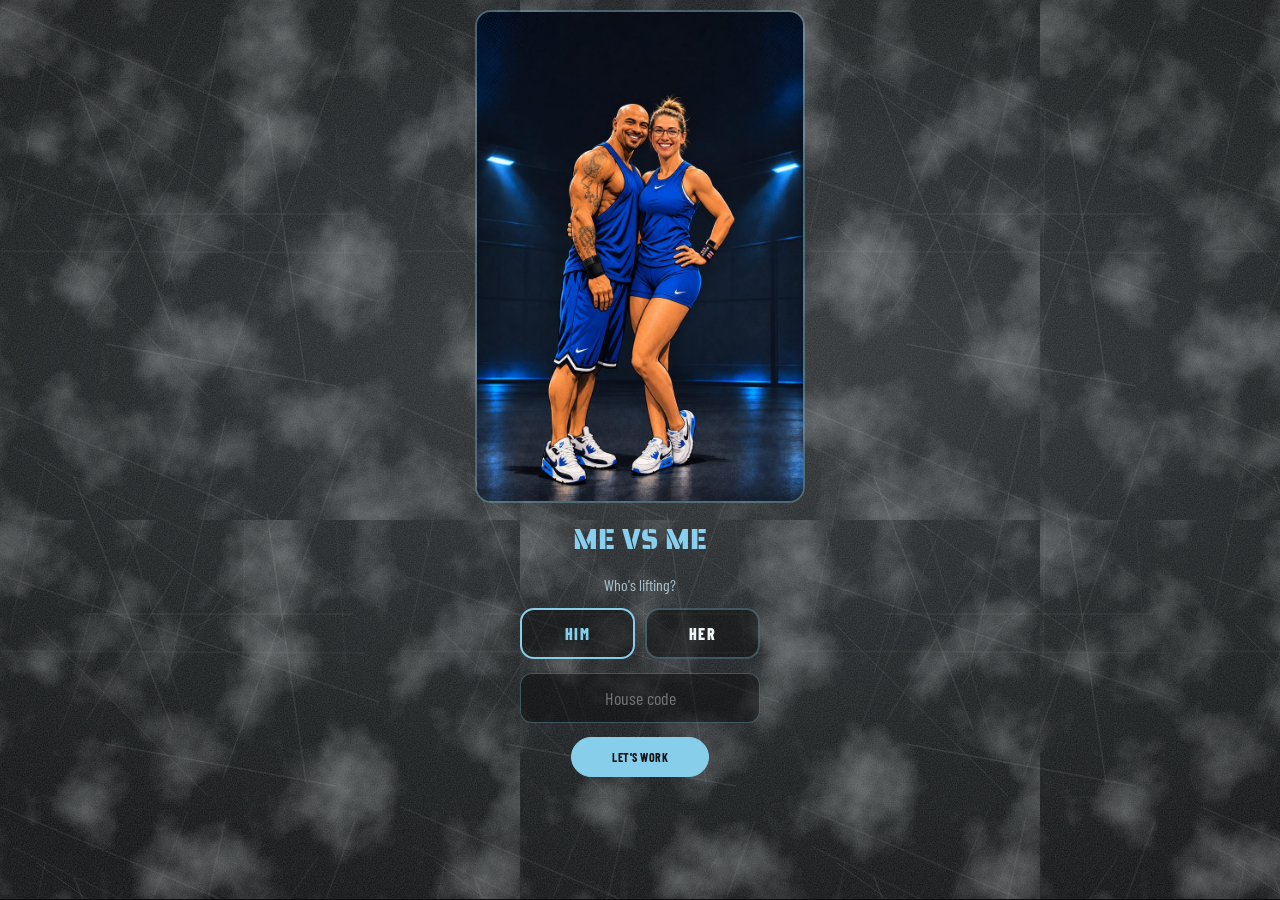
<file: docs/inman/index.html>
<!DOCTYPE html>
<html lang="en">
<head>
<meta charset="utf-8">
<meta name="viewport" content="width=device-width, initial-scale=1, viewport-fit=cover, maximum-scale=1">
<title>Me vs Me</title>
<meta name="theme-color" content="#0B1626">
<meta name="apple-mobile-web-app-capable" content="yes">
<meta name="mobile-web-app-capable" content="yes">
<meta name="apple-mobile-web-app-status-bar-style" content="black-translucent">
<meta name="apple-mobile-web-app-title" content="Me vs Me">
<link rel="apple-touch-icon" href="apple-touch-icon.png">
<link rel="icon" href="icon-192.png">
<link rel="manifest" href="manifest.webmanifest">
<link rel="preconnect" href="https://fonts.googleapis.com">
<link rel="preconnect" href="https://fonts.gstatic.com" crossorigin>
<link href="https://fonts.googleapis.com/css2?family=Barlow:wght@400;500;600;700&family=Saira+Stencil+One&family=Playfair+Display:ital,wght@1,700;1,800&family=Poppins:wght@400;500;600;700&family=Bebas+Neue&family=Barlow+Condensed:wght@500;600;700&family=Kanit:ital,wght@1,800;1,900&family=Righteous&family=Permanent+Marker&display=swap" rel="stylesheet">
<style>
:root{
  --bg:#0B1626; --card:#15233A; --card2:#0F1B2E; --line:#22344F;
  --blue:#89CFF0; --purple:#A78BFA; --text:#EDF2FA; --muted:#8FA3BF;
  --green:#66DE8C; --red:#FF7373; --amber:#FFBF4D;
  --me:var(--blue);
}
body.him{--me:#87CEEB;--bg:#0b0d0e;--card:rgba(0,0,0,.38);--card2:rgba(0,0,0,.5);--line:rgba(135,206,235,.32);--muted:#A9C3CF;--text:#EEF6FA}
body.him{background:url("data:image/svg+xml;utf8,%3Csvg xmlns='http://www.w3.org/2000/svg' width='240' height='240'%3E%3Cfilter id='n'%3E%3CfeTurbulence type='fractalNoise' baseFrequency='.85' numOctaves='4' stitchTiles='stitch'/%3E%3CfeColorMatrix values='0 0 0 0 1  0 0 0 0 1  0 0 0 0 1  0 0 0 .16 0'/%3E%3C/filter%3E%3Crect width='100%25' height='100%25' filter='url(%23n)'/%3E%3C/svg%3E"),url("data:image/svg+xml;utf8,%3Csvg xmlns='http://www.w3.org/2000/svg' width='400' height='400'%3E%3Cline x1='84' y1='214' x2='353' y2='214' stroke='white' stroke-opacity='0.08' stroke-width='1'/%3E%3Cline x1='245' y1='110' x2='243' y2='262' stroke='white' stroke-opacity='0.04' stroke-width='1.4'/%3E%3Cline x1='270' y1='120' x2='1' y2='7' stroke='white' stroke-opacity='0.06' stroke-width='1.4'/%3E%3Cline x1='219' y1='35' x2='74' y2='384' stroke='white' stroke-opacity='0.04' stroke-width='0.6'/%3E%3Cline x1='355' y1='21' x2='223' y2='378' stroke='white' stroke-opacity='0.06' stroke-width='1.4'/%3E%3Cline x1='226' y1='17' x2='168' y2='276' stroke='white' stroke-opacity='0.06' stroke-width='1.4'/%3E%3Cline x1='59' y1='332' x2='188' y2='11' stroke='white' stroke-opacity='0.04' stroke-width='1.4'/%3E%3Cline x1='45' y1='63' x2='10' y2='232' stroke='white' stroke-opacity='0.04' stroke-width='1.4'/%3E%3Cline x1='372' y1='175' x2='205' y2='248' stroke='white' stroke-opacity='0.04' stroke-width='0.6'/%3E%3Cline x1='340' y1='19' x2='240' y2='120' stroke='white' stroke-opacity='0.04' stroke-width='0.6'/%3E%3Cline x1='106' y1='344' x2='336' y2='386' stroke='white' stroke-opacity='0.08' stroke-width='1.4'/%3E%3Cline x1='36' y1='62' x2='286' y2='243' stroke='white' stroke-opacity='0.08' stroke-width='1'/%3E%3Cline x1='102' y1='174' x2='74' y2='274' stroke='white' stroke-opacity='0.06' stroke-width='1'/%3E%3Cline x1='186' y1='231' x2='256' y2='197' stroke='white' stroke-opacity='0.06' stroke-width='1'/%3E%3Cline x1='197' y1='136' x2='13' y2='47' stroke='white' stroke-opacity='0.04' stroke-width='1.4'/%3E%3Cline x1='366' y1='253' x2='1' y2='251' stroke='white' stroke-opacity='0.04' stroke-width='1.4'/%3E%3Cline x1='306' y1='383' x2='267' y2='113' stroke='white' stroke-opacity='0.08' stroke-width='1.4'/%3E%3Cline x1='163' y1='284' x2='318' y2='57' stroke='white' stroke-opacity='0.04' stroke-width='1.4'/%3E%3Cline x1='87' y1='320' x2='178' y2='170' stroke='white' stroke-opacity='0.06' stroke-width='1.4'/%3E%3Cline x1='156' y1='125' x2='52' y2='86' stroke='white' stroke-opacity='0.04' stroke-width='0.6'/%3E%3Cline x1='397' y1='219' x2='191' y2='81' stroke='white' stroke-opacity='0.08' stroke-width='0.6'/%3E%3Cline x1='346' y1='266' x2='336' y2='123' stroke='white' stroke-opacity='0.06' stroke-width='0.6'/%3E%3Cline x1='379' y1='302' x2='7' y2='177' stroke='white' stroke-opacity='0.06' stroke-width='1.4'/%3E%3Cline x1='192' y1='341' x2='126' y2='125' stroke='white' stroke-opacity='0.04' stroke-width='1.4'/%3E%3Cline x1='35' y1='224' x2='208' y2='396' stroke='white' stroke-opacity='0.08' stroke-width='1'/%3E%3Cline x1='29' y1='147' x2='26' y2='132' stroke='white' stroke-opacity='0.08' stroke-width='1'/%3E%3Cline x1='17' y1='214' x2='127' y2='87' stroke='white' stroke-opacity='0.06' stroke-width='0.6'/%3E%3Cline x1='173' y1='330' x2='74' y2='77' stroke='white' stroke-opacity='0.08' stroke-width='1.4'/%3E%3C/svg%3E"),url("data:image/svg+xml;utf8,%3Csvg xmlns='http://www.w3.org/2000/svg' width='520' height='520'%3E%3Cfilter id='b'%3E%3CfeTurbulence type='fractalNoise' baseFrequency='.012' numOctaves='5' seed='4' stitchTiles='stitch'/%3E%3CfeColorMatrix values='0 0 0 0 .75  0 0 0 0 .78  0 0 0 0 .8  0.75 0 0 0 -.33'/%3E%3C/filter%3E%3Crect width='100%25' height='100%25' filter='url(%23b)'/%3E%3C/svg%3E"),radial-gradient(85% 65% at 55% 40%,#2f3437 0%,#1e2224 45%,#0b0d0e 100%);background-attachment:fixed;font-family:"Barlow Condensed",Barlow,sans-serif;font-size:16px}
html:has(body.him){background:#0b0d0e}
.brand img{display:none}
body.him .brand .t{font-family:"Saira Stencil One";font-size:27px;color:#87CEEB;display:flex;align-items:center;letter-spacing:.5px}
body.him .brand .t .tag{display:inline-block;background:#EEF6FA;color:#101213;font-family:"Barlow Condensed";font-weight:700;font-size:14px;padding:1px 5px;transform:rotate(-9deg);margin:0 5px;letter-spacing:0}
body.him .who{border:2px solid #87CEEB;border-radius:4px;background:transparent}body.him .who button{border-radius:2px;color:#87CEEB}
body.him .weekbar{border:2px solid rgba(135,206,235,.5);border-radius:6px;background:rgba(0,0,0,.28)}
body.him .weekbar .mid{display:flex;align-items:center;justify-content:center;gap:6px}
body.him .weekbar .wk{font-family:"Saira Stencil One";font-size:30px;letter-spacing:2px}
body.him .weekbar .ttl{width:112px;height:60px;background:url("data:image/svg+xml;utf8,%3Csvg xmlns='http://www.w3.org/2000/svg' viewBox='0 0 140 74'%3E%3Cpath d='M8 40 C5 14 60 3 98 9 C132 15 137 44 116 58 C92 73 32 72 15 57 C6 49 8 31 34 18' fill='none' stroke='%2387CEEB' stroke-width='3.2' stroke-linecap='round'/%3E%3C/svg%3E") center/100% 100% no-repeat;display:flex;align-items:center;justify-content:center;text-align:center;font-family:"Permanent Marker";font-size:13px;line-height:1.05;transform:rotate(-6deg);color:#EEF6FA;margin:0;padding:6px 12px;text-transform:uppercase;font-weight:400;letter-spacing:0}
body.him .day{border-radius:4px;border-color:rgba(135,206,235,.4);background:rgba(0,0,0,.2)}
body.him .day .d{font-family:Kanit;font-style:italic;font-weight:800;font-size:15px;letter-spacing:.5px}
body.him .day .m{display:none}
body.him .secrow{display:flex;align-items:center;gap:12px;margin:4px 0 12px}
body.him .secrow .work{background:#87CEEB;color:#101213;font-family:"Saira Stencil One";font-size:18px;letter-spacing:1px;padding:3px 10px 2px;transform:rotate(-7deg);display:inline-block;white-space:nowrap}
body.him .secrow .mus{font-family:Kanit;font-style:italic;font-weight:900;font-size:18px;letter-spacing:.5px;white-space:nowrap;overflow:hidden;text-overflow:ellipsis}body.him .secrow .mus b{color:#87CEEB;letter-spacing:-4px;margin-right:8px}
body.him .card{border-radius:6px;border-left:4px solid #87CEEB}
body.him .ex-head{align-items:center}
body.him .ex-name{font-family:Righteous,sans-serif;font-weight:400;font-size:21px;white-space:nowrap;min-width:0;line-height:1.15;letter-spacing:0}
body.him .ex-head .chip{display:none}
body.him .sets input{font-family:Righteous,sans-serif;font-size:17px;font-weight:400;border-radius:4px;background:rgba(0,0,0,.5)}
body.him .sets .n{color:#87CEEB;font-size:15px}
body.him .sets input::placeholder{color:#5f7480}
body.him .last{font-size:14px}
body.him .s-pr{background:#87CEEB;color:#101213;transform:rotate(-6deg)}
body.him .status,body.him .ghost,body.him .tile,body.him .chip{border-radius:4px}
body.him .day.on{background:#87CEEB;border-color:#87CEEB}
body.him .day.on,body.him .pill.solid,body.him .sheet .btns .go{color:#101213}
body.him nav.tabs{background:#0c0e0f;border-top:2px solid rgba(135,206,235,.35)}
body.him nav.tabs button{font-family:Kanit;font-style:italic;font-weight:800;font-size:12px;letter-spacing:1px}
body.him .sec{font-family:Kanit;font-style:italic;font-weight:800;font-size:15px;letter-spacing:1px}
body.him .board .nm{font-family:Righteous;font-weight:400;font-size:18px}
body.him .tile .v{font-family:"Saira Stencil One"}
body.him .addex{border-radius:6px}
.newwk{width:100%;margin-top:10px;border:2px solid var(--me);background:transparent;color:var(--me);border-radius:6px;padding:12px;font-weight:800;letter-spacing:1px}
nav.tabs .ic img{width:28px;height:28px;border-radius:6px;display:block;margin:0 auto}
nav.tabs button:not(.on) .ic img{opacity:.55}
body.her nav.tabs .ic img.ic-prog{content:url(tab-program-her.png)}
body.her nav.tabs .ic img.ic-board{content:url(tab-board-her.png)}
nav.tabs .ic img.ic-board{border-radius:0;object-fit:contain}
body.her{--me:#A5ACAF;--bg:#0B0F10;--card:rgba(0,0,0,.2);--card2:rgba(0,0,0,.3);--line:rgba(165,172,175,.35);--muted:#B9C6C7;--text:#F4F6F6;--green:#4CBB17}
body.her{background:linear-gradient(180deg,#004C54 0%,#00343A 46%,#0B0F10 100%) fixed;font-family:Poppins,system-ui,sans-serif}
html:has(body.her){background:#0B0F10}
body.her .stencil,body.her .ex-name,body.her .login h1,body.her .sheet h3{font-family:"Playfair Display",serif;font-style:italic;font-weight:800;letter-spacing:0}
body.her .ex-name{font-size:20px;font-weight:700}
body.her .weekbar .wk{font-size:28px}
body.her .brand .t{font-size:22px;color:#F4F6F6}
body.her .weekbar .ttl{text-transform:uppercase;letter-spacing:2px;font-size:11px}
body.her .day.on,body.her .pill.solid,body.her .sheet .btns .go{color:#0B0F10}
body.her .s-pr{background:transparent;color:#4CBB17;border:1px solid #4CBB17}
body.her nav.tabs{background:#070a0a}
body.her .chip{background:rgba(0,0,0,.3)}
body.her .sets input{background:rgba(0,0,0,.28)}
body.her .sets input::placeholder{color:#6f8486}
*{box-sizing:border-box;-webkit-tap-highlight-color:transparent}
html,body{margin:0;background:var(--bg);color:var(--text);font-family:Barlow,system-ui,sans-serif;font-size:15px}
button,input,select{font-family:inherit;font-size:inherit;color:inherit}
button{cursor:pointer}
.wrap{max-width:560px;margin:0 auto;padding:calc(env(safe-area-inset-top) + 10px) 14px calc(env(safe-area-inset-bottom) + 90px)}
.stencil{font-family:"Saira Stencil One",Barlow,sans-serif;letter-spacing:.5px}
header.top{display:flex;align-items:center;justify-content:space-between;gap:10px;margin-bottom:12px}
.brand{display:flex;align-items:center;gap:8px}
.brand img{width:34px;height:34px;border-radius:8px}
.brand .t{font-size:15px;line-height:1;color:var(--blue)}
.brand .s{font-size:10px;color:var(--muted);letter-spacing:1.5px;font-weight:700;margin-top:3px}
.who{display:flex;background:var(--card2);border:1px solid var(--line);border-radius:999px;padding:3px}
.who button{border:0;background:transparent;padding:6px 14px;border-radius:999px;font-weight:700;letter-spacing:1px;color:var(--muted);font-size:13px}
.who button.on.him{background:#87CEEB;color:#050709}
.who button.on.her{background:#A5ACAF;color:#0B0F10}

.weekbar{display:flex;align-items:center;justify-content:space-between;background:var(--card);border:1px solid var(--line);border-radius:14px;padding:8px 6px;margin-bottom:10px}
.weekbar .arrow{border:0;background:transparent;font-size:22px;color:var(--me);width:40px;height:40px}
.weekbar .arrow:disabled{opacity:.25}
.weekbar .mid{text-align:center;flex:1}
.weekbar .wk{font-size:24px;color:var(--me);line-height:1}
.weekbar .ttl{font-size:12px;color:var(--muted);margin-top:3px;font-weight:600}
.pill{border:1px solid var(--me);background:transparent;color:var(--me);border-radius:999px;padding:6px 12px;font-weight:700;font-size:12px;letter-spacing:.5px}
.pill.solid{background:var(--me);color:#0B1626}

.days{display:flex;gap:6px;overflow-x:auto;padding-bottom:4px;margin-bottom:10px;scrollbar-width:none}
.days::-webkit-scrollbar{display:none}
.day{flex:0 0 auto;border:1px solid var(--line);background:var(--card2);border-radius:12px;padding:7px 12px;text-align:center;min-width:64px}
.day .d{font-weight:700;font-size:13px}
.day .m{font-size:10px;color:var(--muted);margin-top:2px;letter-spacing:.5px}
.day.on{border-color:var(--me);background:var(--me);color:#0B1626}
.day.on .m{color:#0B1626;opacity:.75}
.day .dot{display:inline-block;width:6px;height:6px;border-radius:50%;background:var(--green);margin-left:4px;vertical-align:middle}

.card{background:var(--card);border:1px solid var(--line);border-radius:14px;padding:12px;margin-bottom:10px}
.ex-head{display:flex;align-items:flex-start;gap:8px}
.ex-name{font-weight:700;font-size:16px;flex:1;line-height:1.2}
.chip{display:inline-block;font-size:10px;font-weight:700;letter-spacing:1px;padding:3px 7px;border-radius:6px;background:var(--card2);color:var(--muted);text-transform:uppercase}
.more{border:0;background:transparent;color:var(--muted);font-size:20px;line-height:1;padding:0 4px}
.last{font-size:12px;color:var(--muted);margin:6px 0 8px}
.last b{color:var(--text);font-weight:600}
.setwrap{display:flex;gap:8px;align-items:stretch}
.mood{display:flex;flex-direction:column;align-items:center;min-height:0}
.mood img{width:64px;height:64px;object-fit:contain;display:block}
.mood .ml{font-size:11px;font-weight:800;letter-spacing:1.5px;margin-top:1px}
.mood .m-up{color:var(--me)}body.her .mood .m-up{color:#4CBB17}.mood .m-same{color:#F5C518}.mood .m-down{color:#FF4D4D}
.setwrap .sets{flex:1;min-width:0}
.volcol{width:31%;display:flex;flex-direction:column;gap:8px;padding-top:18px}
.volbox{flex:1;display:flex;flex-direction:column;justify-content:center;align-items:center;text-align:center;border:1px solid var(--line);border-radius:10px;background:var(--card2);padding:6px 4px}
body.him .volbox{border-radius:4px}
.volbox .l{font-size:9.5px;letter-spacing:1.2px;color:var(--muted);font-weight:700}
.volbox .n{font-size:19px;font-weight:800;margin-top:3px;color:var(--text)}
.volbox.this{border-color:var(--me)}.volbox.this .n{color:var(--me)}
.volbox .u{font-size:10px;color:var(--muted);margin-top:1px}
body.him .volbox .n{font-family:Righteous,sans-serif;font-weight:400}
body.her .volbox .n{font-family:"Playfair Display",serif;font-style:italic}
.sets{display:grid;grid-template-columns:20px 1fr 10px 1fr;gap:6px 5px;align-items:center}
.sets .hd{font-size:10px;letter-spacing:1.2px;color:var(--muted);font-weight:700;text-align:center}
.sets .vc{text-align:center;line-height:1.05;border-left:1px solid var(--line);padding-left:4px}
.sets .vc .now{font-size:16px;font-weight:800;color:var(--me)}
.sets .vc .was{font-size:11px;color:var(--muted);margin-top:2px}
body.him .sets .vc .now{font-family:Righteous,sans-serif;font-weight:400}
body.her .sets .vc .now{font-family:"Playfair Display",serif;font-style:italic}
.sets .n{color:var(--muted);font-weight:700;font-size:12px;text-align:center}
.sets .x{color:var(--muted);text-align:center;font-size:12px}
.sets input{width:100%;min-width:0;background:var(--card2);border:1px solid var(--line);border-radius:10px;padding:7px 4px;text-align:center;font-size:16px;font-weight:600;outline:none}
.sets input:focus{border-color:var(--me)}
.sets input::placeholder{color:#4F6584;font-weight:500}
.ex-foot{display:grid;grid-template-columns:1fr auto 1fr;align-items:center;margin-top:9px;gap:8px}
.ex-foot .ghost{justify-self:start}
.ex-foot .tw{text-align:center;line-height:1.1}
.ex-foot .tw .l{font-size:10px;letter-spacing:1.5px;color:var(--muted);font-weight:700}
.ex-foot .v{font-size:18px;font-weight:800;color:var(--me)}
.ex-foot .v2{font-size:13px;font-weight:700;color:var(--text);margin-top:2px}
.last .lt{color:var(--me);font-weight:800;white-space:nowrap}
body.him .ex-foot .v{font-family:Righteous,sans-serif;font-weight:400}
body.her .ex-foot .v{font-family:"Playfair Display",serif;font-style:italic}
.ghost{border:1px dashed var(--line);background:transparent;color:var(--muted);border-radius:10px;padding:7px 10px;font-size:12px;font-weight:700}
.status{font-size:11px;font-weight:800;letter-spacing:.5px;padding:3px 8px;border-radius:6px;white-space:nowrap}
.s-pr{background:var(--purple);color:#0B1626}
.s-up{color:var(--green);border:1px solid var(--green)}
.s-down{color:var(--red);border:1px solid var(--red)}
.s-stall{color:var(--amber);border:1px solid var(--amber)}
.s-same,.s-new,.s-none,.s-back{color:var(--muted);border:1px solid var(--line)}
.addex{width:100%;border:1px dashed var(--me);background:transparent;color:var(--me);border-radius:14px;padding:13px;font-weight:700;letter-spacing:.5px;margin-top:2px}

.savebar{position:fixed;left:50%;transform:translateX(-50%);bottom:calc(env(safe-area-inset-bottom) + 72px);background:var(--card2);border:1px solid var(--line);border-radius:999px;padding:5px 12px;font-size:12px;font-weight:700;color:var(--muted);transition:opacity .3s;pointer-events:none}
.savebar.ok{color:var(--green)} .savebar.err{color:var(--amber)}

nav.tabs{position:fixed;left:0;right:0;bottom:0;background:#0A1422;border-top:1px solid var(--line);display:flex;justify-content:center;padding-bottom:env(safe-area-inset-bottom);z-index:5}
nav.tabs .in{display:flex;max-width:560px;width:100%}
nav.tabs button{flex:1;border:0;background:transparent;padding:10px 0 12px;color:var(--muted);font-weight:700;font-size:11px;letter-spacing:1.2px}
nav.tabs button .ic{display:block;font-size:20px;margin-bottom:2px}
nav.tabs button.on{color:var(--me)}

.tiles{display:grid;grid-template-columns:1fr 1fr;gap:8px;margin-bottom:10px}
.tile{background:var(--card);border:1px solid var(--line);border-radius:14px;padding:11px 12px}
.tile .l{font-size:10px;font-weight:800;letter-spacing:1.3px;color:var(--muted)}
.tile .v{font-size:26px;color:var(--me);margin-top:4px;line-height:1.05}
.tile .n{font-size:11px;color:var(--muted);margin-top:3px}
.tile.wide{grid-column:1/-1}
.sec{font-size:12px;font-weight:800;letter-spacing:1.5px;color:var(--muted);margin:16px 2px 8px}
.chart svg{display:block;width:100%;height:auto}
.legend{display:flex;gap:14px;font-size:12px;color:var(--muted);margin-top:6px}
.legend i{display:inline-block;width:10px;height:10px;border-radius:3px;margin-right:5px;vertical-align:-1px}
select.sel{width:100%;background:var(--card2);border:1px solid var(--line);border-radius:10px;padding:10px;margin-bottom:8px;font-weight:600}
.board .row{display:grid;grid-template-columns:1fr auto;gap:2px 10px;padding:10px 0;border-top:1px solid var(--line)}
.board .row:first-child{border-top:0}
.board .nm{font-weight:700}
.board .sub{font-size:12px;color:var(--muted);grid-column:1/2}
.board .sub b{color:var(--text)}
.board .st{grid-row:1/3;grid-column:2;align-self:center}
.up{color:var(--green)} .down{color:var(--red)}

.login{min-height:80vh;display:flex;flex-direction:column;justify-content:center;align-items:center;text-align:center;gap:14px}
.login img{width:96px;height:96px;border-radius:22px}
.stick{position:sticky;top:env(safe-area-inset-top);z-index:20;margin:0 -14px 10px;padding:8px 14px;background:#0b0d0e;border-bottom:1px solid var(--line)}
body.her .stick{background:#00343A}
.stick header.top{margin-bottom:0}
.hero{display:flex;gap:8px;align-items:stretch;margin:0 0 8px}
.hero .heroimg{flex:1;min-width:0;width:50%;height:150px;object-fit:cover;border-radius:12px;border:2px solid var(--line);display:block}
body.him .hero .heroimg{border-radius:6px;border-color:rgba(135,206,235,.5)}
.hero .p-couple{object-position:50% 26%}
.hero .p-pool{object-position:50% 18%}.hero .p-world{object-position:50% 6%}
.hero .p-mirror{object-position:62% 30%}.hero .p-cable{object-position:50% 18%}.hero .p-flex{object-position:50% 35%}.hero .p-backpack{object-position:50% 25%}
body.body-tab .hero .heroimg{height:190px;object-fit:contain;background:#000}
.weekstrip{margin:0 0 8px}
.weekstrip .weekbar{margin:0;padding:4px 2px}
.weekstrip .weekbar .arrow{width:34px;height:34px}
body.body-tab .weekstrip .arrow{visibility:hidden}
.weekstrip .weekbar .mid{display:flex;flex-direction:row;align-items:center;justify-content:center;gap:12px}
.weekstrip .weekbar .ttl{margin-top:0}
body.him .weekstrip .weekbar .wk{font-size:26px;letter-spacing:1px}
body.him .weekstrip .weekbar .ttl{width:112px;height:52px;font-size:12px;padding:5px 12px}
body.her .weekstrip .weekbar .wk{font-size:24px}
body.her .weekstrip .weekbar .ttl{font-size:12px}
body::before{content:"";position:fixed;top:0;left:0;right:0;height:env(safe-area-inset-top);background:#0b0d0e;z-index:40;pointer-events:none}
body.her::before{background:#00343A}
.login img.welcome{width:100%;max-width:330px;height:auto;border-radius:16px;border:2px solid var(--line)}

.login h1{font-family:"Saira Stencil One";color:var(--blue);margin:0;font-size:28px;font-weight:400}
.login input{width:240px;background:var(--card);border:1px solid var(--line);border-radius:12px;padding:13px;text-align:center;font-size:18px}
.login .err{color:var(--red);font-size:13px;min-height:18px}
.bigwho{display:flex;gap:10px}
.bigwho button{width:115px;padding:14px 0;border-radius:14px;border:2px solid var(--line);background:var(--card);font-weight:800;letter-spacing:1.5px}
.bigwho button.him.on{border-color:#87CEEB;color:#87CEEB}
.bigwho button.her.on{border-color:#A5ACAF;color:#A5ACAF}

.modal{position:fixed;inset:0;background:rgba(4,9,17,.72);display:flex;align-items:flex-end;justify-content:center;z-index:20}
.sheet{background:var(--card);border:1px solid var(--line);border-radius:18px 18px 0 0;width:100%;max-width:560px;padding:18px 16px calc(env(safe-area-inset-bottom) + 18px)}
.sheet h3{margin:0 0 12px;font-family:"Saira Stencil One";font-weight:400;color:var(--me);font-size:20px}
.sheet label{display:block;font-size:11px;font-weight:800;letter-spacing:1.2px;color:var(--muted);margin:10px 0 5px}
.sheet input,.sheet select{width:100%;background:var(--card2);border:1px solid var(--line);border-radius:10px;padding:11px;font-size:16px}
.sheet .btns{display:flex;gap:8px;margin-top:16px}
.wk[data-act]{cursor:pointer;white-space:nowrap}.wk .caret{font-family:Barlow,sans-serif;font-size:.5em;margin-left:5px;vertical-align:middle;opacity:.8;font-style:normal}
.wklist{max-height:58vh;overflow:auto;display:flex;flex-direction:column;gap:8px;margin:0 -2px;padding:0 2px}
.wkrow{display:flex;align-items:center;justify-content:space-between;gap:10px;text-align:left;width:100%;padding:12px 14px;border:1px solid var(--line);border-radius:12px;background:var(--card2)}
.wkrow b{font-family:"Saira Stencil One";font-weight:400;font-size:19px;color:var(--me);letter-spacing:.5px}
.wkrow .tt{font-size:13px;color:var(--muted);margin-top:2px}.wkrow .vv{font-size:13px;color:var(--muted);text-align:right;white-space:nowrap}
.wkrow.on{border-color:var(--me);border-width:2px}.wkrow .now{display:inline-block;margin-left:6px;font-size:10px;font-weight:800;letter-spacing:1px;padding:2px 6px;border-radius:4px;background:var(--me);color:#0b0d0e;vertical-align:middle}
body.her .wkrow b{font-family:"Playfair Display",serif;font-style:italic;font-weight:800}
body.him .wkrow{border-radius:6px}
.sheet .btns button{flex:1;padding:12px;border-radius:12px;font-weight:800;letter-spacing:.5px;border:1px solid var(--line);background:var(--card2)}
.sheet .btns .go{background:var(--me);border-color:var(--me);color:#0B1626}
.sheet .btns .del{color:var(--red);border-color:var(--red);background:transparent}
.sheet p{color:var(--muted);font-size:14px;margin:0 0 6px;line-height:1.4}
.empty{color:var(--muted);text-align:center;padding:30px 10px}
table.bt{width:100%;border-collapse:collapse;font-size:14px}
table.bt td,table.bt th{padding:8px 4px;border-top:1px solid var(--line);text-align:right}
table.bt th{color:var(--muted);font-size:10px;letter-spacing:1.2px;border-top:0}
table.bt td:first-child,table.bt th:first-child{text-align:left}
.bodyform{display:grid;grid-template-columns:1fr 1fr 1fr;gap:8px}
.bodyform input{width:100%;background:var(--card2);border:1px solid var(--line);border-radius:10px;padding:10px 6px;text-align:center;font-size:17px;font-weight:600}
.bodyform .l{font-size:10px;font-weight:800;letter-spacing:1.2px;color:var(--muted);text-align:center;margin-bottom:4px}
</style>
</head>
<body>
<div class="wrap" id="app"></div>
<div class="savebar" id="savebar" style="opacity:0"></div>
<nav class="tabs" id="tabs" style="display:none"><div class="in">
  <button data-t="log"><span class="ic"><img class="ic-prog" src="tab-program.png" alt=""></span>PROGRAM</button>
  <button data-t="board"><span class="ic"><img class="ic-board" src="tab-board-him.png" alt=""></span>SCOREBOARD</button>
  <button data-t="body"><span class="ic">⚖️</span>BODY</button>
</div></nav>
<div id="modal"></div>
<script>
const URL_ = "https://nnwnaskgkugxfunxmllc.supabase.co/rest/v1/rpc/gym_api";
const KEY = "sb_publishable_aqT2OLxm-2CqOW6QRPZnEg_K8-qFfsd";
const MUSCLES = ["Back","Chest","Shoulders","Arms","Legs","Glutes","Core","Cardio"];
const DAYS = ["Monday","Tuesday","Wednesday","Thursday","Friday","Saturday","Sunday"];
const NAME = {him:"HIM", her:"HER"};

// ---------- storage (wrapped: some browsers throw) ----------
const store = {
  get(k, d){ try{ const v = localStorage.getItem("inman."+k); return v==null? d : JSON.parse(v);}catch(e){ return d; } },
  set(k, v){ try{ localStorage.setItem("inman."+k, JSON.stringify(v)); }catch(e){} }
};

const S = {
  code: store.get("code", ""),
  who: store.get("who", "him"),
  tab: store.get("tab", "log"),
  week: {}, day: {}, lift: store.get("lift", {}),
  data: store.get("data", null),
  pending: store.get("pending", {}),
};

// ---------- api ----------
async function api(op, args){
  const r = await fetch(URL_, {method:"POST", headers:{apikey:KEY, Authorization:"Bearer "+KEY, "Content-Type":"application/json"},
    body: JSON.stringify({pass:S.code, op, args: args||{}})});
  const t = await r.text();
  if(!r.ok){ let m=t; try{ m = JSON.parse(t).message || t; }catch(e){} throw new Error(m); }
  return t ? JSON.parse(t) : null;
}

// ---------- math ----------
const num = v => (v===null || v===undefined || v==="") ? null : +v;
const setsOf = e => [1,2,3,4].map(i => [num(e["w"+i]), num(e["r"+i])]);
const keyOf = n => (n||"").toLowerCase().replace(/[^a-z0-9]/g,"").replace(/s$/,"");
function wsum(e){ return setsOf(e).reduce((t,[w])=>t+(w>0?+w:0),0); }
function stat(e){
  let vol=0, done=0, reps=0, top=0, topR=0, orm=0;
  for(const [w,r] of setsOf(e)){
    if(r>0){ done++; reps+=r; }
    if(w>0 && r>0){ vol+=w*r; if(w>top || (w===top && r>topR)){top=w; topR=r;} orm=Math.max(orm, w*(1+r/30)); }
  }
  return {vol, done, reps, top, topR, orm, bw: done>0 && top===0};
}
const fmt = n => (n==null||isNaN(n)) ? "—" : Math.round(n).toLocaleString("en-US");
const fmt1 = n => (n==null||isNaN(n)) ? "—" : (Math.round(n*10)/10).toString();
const kfmt = n => n>=1000 ? (Math.round(n/100)/10)+"k" : Math.round(n)+"";
const esc = s => String(s??"").replace(/[&<>"']/g, c => ({"&":"&amp;","<":"&lt;",">":"&gt;",'"':"&quot;","'":"&#39;"}[c]));

function entries(p){ return (S.data?.entries||[]).filter(e=>e.person===p); }
function weeksOf(p){ return [...new Set(entries(p).map(e=>e.week))].sort((a,b)=>a-b); }
function weekEntries(p,w){ return entries(p).filter(e=>e.week===w).sort((a,b)=>a.ord-b.ord || a.id-b.id); }
function latest(p){ const w=weeksOf(p); return w.length? w[w.length-1] : 1; }
function titleOf(p,w){ const t=(S.data?.weeks||[]).find(x=>x.person===p && x.week===w); return t?.title||""; }
function curWeek(p){ const ws=weeksOf(p); if(!ws.includes(S.week[p])) S.week[p]=latest(p); return S.week[p]; }

// most recent earlier logged entry of the same exercise
function prevOf(p, w, name){
  const k=keyOf(name); let best=null;
  for(const e of entries(p)) if(e.week<w && keyOf(e.exercise)===k && stat(e).done>0){ if(!best || e.week>best.week || (e.week===best.week && e.ord>best.ord)) best=e; }
  return best;
}
function bestBefore(p, w, name){
  const k=keyOf(name); let b=0, any=false;
  for(const e of entries(p)) if(e.week<w && keyOf(e.exercise)===k){ const s=stat(e); if(s.done>0){any=true; b=Math.max(b,s.orm);} }
  return {b, any};
}
function volMood(p, e, prev){
  const s=stat(e); if(!s.done || !prev) return null; const ps=stat(prev);
  const a = s.vol||s.bw ? (s.bw? s.reps : s.vol) : 0, b = s.bw? ps.reps : ps.vol;
  const up = p==="her" ? "up-her" : "up-him";
  return a>b ? [up,"UP"] : a<b ? ["down","DOWN"] : ["same","STALLED"];
}
function moodHtml(m){ return m ? `<img src="emo/${m[0]}.png?v=2" alt=""><div class="ml m-${m[0].split("-")[0]}">${m[1]}</div>` : ""; }
function statusOf(p, e){
  const s=stat(e); if(!s.done) return ["none","Not logged"];
  const prev=prevOf(p, e.week, e.exercise); const bb=bestBefore(p, e.week, e.exercise);
  if(!prev) return ["new","New"];
  const ps=stat(prev);
  if(s.bw) return s.reps>ps.reps? ["up","▲ Up"] : s.reps<ps.reps? ["down","▼ Down"] : ["same","= Same"];
  if(s.orm>bb.b+0.01) return ["pr","🔥 PR"];
  if(s.top>ps.top) return ["up","▲ Up"];
  if(s.top<ps.top) return ["down","▼ Down"];
  const prev2 = prevOf(p, prev.week, e.exercise);
  if(prev2 && stat(prev2).top===s.top) return ["stall","🧱 Stalled"];
  return ["same","= Same"];
}
function weekStats(p, w){
  const es=weekEntries(p,w); let vol=0, sets=0, prs=0; const days=new Set(), mus={};
  for(const e of es){ const s=stat(e); vol+=s.vol; sets+=s.done; if(s.done){ days.add(e.day); mus[e.muscle||"Other"]=(mus[e.muscle||"Other"]||0)+s.done; if(statusOf(p,e)[0]==="pr") prs++; } }
  return {vol, sets, prs, days:days.size, mus};
}

// ---------- charts (plain SVG, no effects) ----------
function barChart(labels, vals, color){
  const W=520,H=210,pl=8,pr=8,pt=22,pb=26, n=vals.length||1, max=Math.max(1,...vals);
  const bw=(W-pl-pr)/n; let s="";
  vals.forEach((v,i)=>{ const h=(H-pt-pb)*v/max, x=pl+i*bw+bw*0.15, y=H-pb-h;
    s+=`<rect x="${x}" y="${y}" width="${bw*0.7}" height="${Math.max(0,h)}" rx="4" fill="${color}" opacity="${i===n-1?1:.55}"/>`;
    if(v>0) s+=`<text x="${x+bw*0.35}" y="${y-6}" text-anchor="middle" font-size="11" font-weight="700" fill="#EDF2FA">${kfmt(v)}</text>`;
    s+=`<text x="${x+bw*0.35}" y="${H-8}" text-anchor="middle" font-size="11" fill="#8FA3BF">${esc(labels[i])}</text>`; });
  return `<svg viewBox="0 0 ${W} ${H}">${s}</svg>`;
}
function hbarChart(labels, vals, color){
  const rowH=30, W=520, lw=92, H=rowH*labels.length+6, max=Math.max(1,...vals, 20); let s="";
  // 10–20 hard sets per muscle per week is the usual target zone
  const z1=lw+(W-lw-40)*10/max, z2=lw+(W-lw-40)*Math.min(20,max)/max;
  s+=`<rect x="${z1}" y="0" width="${z2-z1}" height="${H}" fill="#66DE8C" opacity=".08"/>`;
  labels.forEach((l,i)=>{ const v=vals[i], w=(W-lw-40)*v/max, y=i*rowH+4;
    s+=`<text x="0" y="${y+17}" font-size="13" font-weight="600" fill="#EDF2FA">${esc(l)}</text>`;
    s+=`<rect x="${lw}" y="${y+3}" width="${Math.max(2,w)}" height="${rowH-12}" rx="4" fill="${color}"/>`;
    s+=`<text x="${lw+w+6}" y="${y+17}" font-size="12" font-weight="700" fill="#EDF2FA">${v}</text>`; });
  return `<svg viewBox="0 0 ${W} ${H}">${s}</svg>`;
}
function lineChart(labels, series){
  const W=520,H=220,pl=40,pr=12,pt=14,pb=26, all=series.flatMap(s=>s.values.filter(v=>v!=null));
  if(!all.length) return `<div class="empty">Nothing logged yet.</div>`;
  let mn=Math.min(...all), mx=Math.max(...all); if(mn===mx){mn=mn*0.9; mx=mx*1.1||1;} const pad=(mx-mn)*0.1; mn-=pad; mx+=pad;
  const n=labels.length, X=i=> pl+(n<=1? (W-pl-pr)/2 : i*(W-pl-pr)/(n-1)), Y=v=> pt+(H-pt-pb)*(1-(v-mn)/(mx-mn));
  let s="";
  for(let g=0; g<=3; g++){ const v=mn+(mx-mn)*g/3, y=Y(v); s+=`<line x1="${pl}" x2="${W-pr}" y1="${y}" y2="${y}" stroke="#22344F"/><text x="${pl-6}" y="${y+4}" text-anchor="end" font-size="10" fill="#8FA3BF">${kfmt(v)}</text>`; }
  labels.forEach((l,i)=>{ if(n<=12 || i%Math.ceil(n/12)===0) s+=`<text x="${X(i)}" y="${H-8}" text-anchor="middle" font-size="11" fill="#8FA3BF">${esc(l)}</text>`; });
  for(const se of series){ let d="", pts="";
    se.values.forEach((v,i)=>{ if(v==null) return; d+=(d?"L":"M")+X(i)+","+Y(v); pts+=`<circle cx="${X(i)}" cy="${Y(v)}" r="3.5" fill="${se.color}"/>`; });
    s+=`<path d="${d}" fill="none" stroke="${se.color}" stroke-width="${se.dash?2:3}" ${se.dash?'stroke-dasharray="6 5"':''} stroke-linejoin="round"/>`+pts; }
  return `<svg viewBox="0 0 ${W} ${H}">${s}</svg>`;
}
const HIM_C="#87CEEB", HER_C="#C9D1D3";
const meColor = () => S.who==="her" ? HER_C : HIM_C;

// ---------- saving (queued so gym wifi can't eat a set) ----------
let saveTimer=null;
function queueSave(e){
  S.pending[e.id] = {id:e.id, w1:e.w1,r1:e.r1,w2:e.w2,r2:e.r2,w3:e.w3,r3:e.r3,w4:e.w4,r4:e.r4, exercise:e.exercise, muscle:e.muscle, day:e.day, note:e.note};
  store.set("pending", S.pending); store.set("data", S.data);
  showSave("Saving…");
  clearTimeout(saveTimer); saveTimer=setTimeout(flush, 700);
}
let flushing=false;
async function flush(){
  if(flushing) return; flushing=true;
  try{
    for(const id of Object.keys(S.pending)){
      const row=S.pending[id];
      await api("save", row);
      if(S.pending[id]===row) delete S.pending[id];
      store.set("pending", S.pending);
    }
    showSave("Saved ✓","ok");
  }catch(err){
    if(/bad code/.test(err.message)){ logout(); }
    else showSave("No signal — saved on phone, will send","err");
  }finally{ flushing=false; }
}
setInterval(()=>{ if(Object.keys(S.pending).length) flush(); }, 8000);
window.addEventListener("online", flush);
let sbT=null;
function showSave(msg, cls){ const b=document.getElementById("savebar"); b.textContent=msg; b.className="savebar "+(cls||""); b.style.opacity=1; clearTimeout(sbT); if(cls==="ok") sbT=setTimeout(()=>b.style.opacity=0,1400); }

async function load(){
  const d = await api("load");
  // keep any unsent edits on top of what the server sent
  for(const id in S.pending){ const e=d.entries.find(x=>x.id==id); if(e) Object.assign(e, S.pending[id]); }
  S.data=d; store.set("data", d);
}

// ---------- render ----------
const app = document.getElementById("app");
function render(){
  document.body.className = S.who + (S.tab==="body"?" body-tab":"");
  if(!S.code){ renderLogin(); return; }
  document.getElementById("tabs").style.display="";
  document.querySelectorAll("#tabs button").forEach(b=>b.classList.toggle("on", b.dataset.t===S.tab));
  const head = `<header class="top"><div class="brand"><img src="icon-192.png" alt=""><div>${S.who==="him" ? '<div class="t">ME<span class="tag">VS</span>ME</div>' : '<div class="t stencil">Me vs Me</div>'}</div></div>
    <div class="who"><button class="him ${S.who==='him'?'on':''}" data-who="him">HIM</button><button class="her ${S.who==='her'?'on':''}" data-who="her">HER</button></div></header>`;
  if(!S.data){ app.innerHTML = head + `<div class="empty">Loading the house…</div>`; return; }
  let body="";
  if(S.tab==="log") body=renderLog(); else if(S.tab==="board") body=renderBoard(); else body=renderBody();
  const hero=S._hero||""; S._hero="";
  app.innerHTML = `<div class="stick">${hero}${head}</div>` + body;
  fitNames();
}
function fitNames(){ if(S.who!=="him") return; document.querySelectorAll(".ex-name.fit").forEach(el=>{ let s=21; el.style.fontSize=s+"px"; while(el.scrollWidth>el.clientWidth && s>13){ s-=.5; el.style.fontSize=s+"px"; } }); }
if(document.fonts) document.fonts.ready.then(()=>fitNames());

const HERO={log:{him:["mirror-cover","p-mirror"],her:["cable-row-profile","p-cable"]},board:{him:["flex-and-hug","p-flex"],her:["backpack-dashboard","p-backpack"]},body:{him:["pool-comic","p-pool"],her:["us-vs-the-world","p-world"]}};
function weekBar(p, w, withNew){
  const pic=(HERO[S.tab]||{})[p];
  const bar=weekBarInner(p,w,withNew);
  if(pic){ const cp = p==="her" ? "eagles-green-welcome" : "matching-blue-welcome"; S._hero=`<div class="hero"><img class="heroimg p-couple" src="pics/${cp}.jpg" alt=""><img class="heroimg ${pic[1]}" src="pics/${pic[0]}.jpg" alt=""></div><div class="weekstrip">${bar}</div>`; return ""; } return bar;
}
function weekBarInner(p, w, withNew){
  const ws=weeksOf(p), i=ws.indexOf(w);
  const isLatest = w===latest(p);
  return `<div class="weekbar"><button class="arrow" data-wk="-1" ${i<=0?'disabled':''}>‹</button>
    <div class="mid"><div class="wk stencil" data-act="weeks">WEEK ${w}<span class="caret">▾</span></div><div class="ttl" data-act="title">${esc(titleOf(p,w)||(S.who==="him"?"NAME IT":"tap to name this block"))}</div></div>
    ${false && withNew && isLatest ? `<button class="pill solid" data-act="newweek">+ WEEK ${w+1}</button>` : `<button class="arrow" data-wk="1" ${i>=ws.length-1?'disabled':''}>›</button>`}</div>`;
}

function renderLog(){
  const p=S.who, w=curWeek(p), es=weekEntries(p,w);
  const days=[...new Set(es.map(e=>e.day||"Other"))];
  const today=new Intl.DateTimeFormat("en-US",{weekday:"long",timeZone:"America/Chicago"}).format(new Date());
  let d=S.day[p+w];
  if(!days.includes(d)){ d = days.includes(today) ? today : (days.find(x=>es.filter(e=>(e.day||"Other")===x).some(e=>stat(e).done===0)) || days[0]); S.day[p+w]=d; }
  let h = weekBar(p,w,true);
  h += `<div class="days">` + days.map(x=>{ const de=es.filter(e=>(e.day||"Other")===x); const mus=[...new Set(de.map(e=>e.muscle))].slice(0,2).join(" · ");
    const all = de.length && de.every(e=>stat(e).done>0);
    return `<button class="day ${x===d?'on':''}" data-day="${esc(x)}"><div class="d">${esc(x.slice(0,3).toUpperCase())}${all?'<span class="dot"></span>':''}</div><div class="m">${esc(mus)}</div></button>`; }).join("") + `</div>`;
  const list = es.filter(e=>(e.day||"Other")===d);
  if(p==="him" && list.length){ const mus=[...new Set(list.map(e=>(e.muscle||"").toUpperCase()).filter(Boolean))].slice(0,3).join(" & "); h += `<div class="secrow"><span class="work">THE WORK</span><span class="mus"><b>»»»</b>${esc(mus)}</span></div>`; }
  if(!list.length) h += `<div class="empty">No exercises on this day yet.</div>`;
  for(const e of list){
    const prev=prevOf(p,w,e.exercise), ps=prev? setsOf(prev):null, s=stat(e), st=statusOf(p,e);
    const lastTxt = prev ? `Last time (Wk ${prev.week}): <b>${ps.map(([a,b])=> (a?fmt1(a):"BW")+"×"+(b??"–")).join(" · ")}</b>${(()=>{const q=stat(prev), t=wsum(prev); return t?` <span class="lt">= ${fmt(t)} lbs</span>`:(q.bw?` <span class="lt">= ${q.reps} reps</span>`:"");})()}` : `First time logging this one`;
    h += `<div class="card" data-id="${e.id}"><div class="ex-head"><div class="ex-name fit">${esc(e.exercise)}</div>
      ${s.done&&st[0]==="pr"?`<span class="status s-pr">${st[1]}</span>`:''}<span class="chip">${esc(e.muscle||"")}</span><button class="more" data-act="edit">⋯</button></div>
      <div class="last">${lastTxt}</div><div class="setwrap"><div class="sets"><div></div><div class="hd">LBS</div><div></div><div class="hd">REPS</div>`;
    setsOf(e).forEach(([wt,r],i)=>{ const pw=ps?ps[i][0]:null, pr=ps?ps[i][1]:null;
      h += `<div class="n">${i+1}</div><input inputmode="decimal" data-f="w${i+1}" value="${wt??""}" placeholder="${pw!=null?fmt1(pw):'lbs'}">
        <div class="x">×</div><input inputmode="numeric" data-f="r${i+1}" value="${r??""}" placeholder="${pr!=null?pr:'reps'}">`; });
    const pv=prev?stat(prev).vol:0;
    h += `</div><div class="volcol"><div class="volbox"><div class="l">LAST WEEK</div><div class="n">${pv?fmt(pv):"—"}</div><div class="u">volume</div></div><div class="volbox this"><div class="l">THIS WEEK</div><div class="n vnow">${s.vol?fmt(s.vol):"—"}</div><div class="u">volume</div></div><div class="mood">${moodHtml(volMood(p,e,prev))}</div></div></div><div class="ex-foot"><button class="ghost" data-act="copy" ${prev?'':'disabled'}>↺ Same as last time</button><div class="tw"><div class="l">THIS WEEK</div><div class="v">${wsum(e)?fmt(wsum(e))+" lbs":(s.bw?s.reps+" reps":"—")}</div></div><div></div></div></div>`;
  }
  h += `<button class="addex" data-act="add">+ ADD EXERCISE TO ${esc((d||"").toUpperCase())}</button>`;
  if(w===latest(p)) h += `<button class="newwk" data-act="newweek">START WEEK ${w+1}</button>`;
  return h;
}

function renderBoard(){
  const p=S.who, w=curWeek(p), ws=weeksOf(p), cur=weekStats(p,w), prevW=ws[ws.indexOf(w)-1], prev=prevW!=null?weekStats(p,prevW):null;
  const ch = prev && prev.vol ? cur.vol/prev.vol-1 : null;
  const b = (S.data.body||[]).filter(x=>x.person===p && x.weight!=null).sort((a,b)=>a.week-b.week);
  const bNow=[...b].reverse().find(x=>x.week<=w), b0=b[0];
  let h = weekBar(p,w,false);
  h += `<div class="tiles">
    <div class="tile wide"><div class="l">VOLUME THIS WEEK · LBS MOVED</div><div class="v stencil">${fmt(cur.vol)}</div><div class="n">weight × reps, every set</div></div>
    <div class="tile"><div class="l">VS LAST WEEK</div><div class="v stencil ${ch==null?'':(ch>=0?'up':'down')}">${ch==null?"—":(ch>=0?"+":"")+(ch*100).toFixed(1)+"%"}</div><div class="n">${prev?"Wk "+prevW+": "+fmt(prev.vol):"no prior week"}</div></div>
    <div class="tile"><div class="l">HARD SETS</div><div class="v stencil">${cur.sets}</div><div class="n">${cur.days} day${cur.days===1?'':'s'} logged</div></div>
    <div class="tile"><div class="l">🔥 PRs</div><div class="v stencil">${cur.prs}</div><div class="n">new best est. max</div></div>
    <div class="tile"><div class="l">BODYWEIGHT</div><div class="v stencil">${bNow?fmt1(bNow.weight):"—"}</div><div class="n">${bNow&&b0?((bNow.weight-b0.weight>=0?"+":"")+fmt1(bNow.weight-b0.weight)+" lb since Wk "+b0.week+" · as of Wk "+bNow.week):"weigh in on the Body tab"}</div></div>
  </div>`;
  // volume by week
  const vols=ws.map(x=>weekStats(p,x).vol);
  h += `<div class="sec">VOLUME BY WEEK</div><div class="card chart">${barChart(ws.map(x=>"Wk"+x), vols, meColor())}</div>`;
  // sets by muscle
  const mk=Object.keys(cur.mus).sort((a,b)=>cur.mus[b]-cur.mus[a]);
  h += `<div class="sec">HARD SETS BY MUSCLE · WEEK ${w}</div><div class="card chart">${mk.length?hbarChart(mk, mk.map(k=>cur.mus[k]), meColor()):'<div class="empty">Nothing logged this week yet.</div>'}<div class="legend"><span><i style="background:#66DE8C;opacity:.35"></i>10–20 sets = the growth zone</span></div></div>`;
  // lift trend
  const names={}; for(const e of entries(p)) if(stat(e).done && !stat(e).bw){ const k=keyOf(e.exercise); if(!names[k]) names[k]={n:e.exercise, week:e.week, c:0}; names[k].c++; if(e.week>=names[k].week){ names[k].n=e.exercise; names[k].week=e.week; } }
  // default to the lift you've logged the most weeks; list alphabetical
  const opts=Object.entries(names).sort((a,b)=> a[1].n.localeCompare(b[1].n));
  const most=Object.entries(names).sort((a,b)=> b[1].c-a[1].c || b[1].week-a[1].week)[0];
  let lk=S.lift[p]; if(!names[lk]) lk = most?.[0];
  if(lk){
    const tw=ws.map(x=>{ const es=entries(p).filter(e=>e.week===x && keyOf(e.exercise)===lk && stat(e).done); return es.length? {t:Math.max(...es.map(e=>stat(e).top)), o:Math.round(Math.max(...es.map(e=>stat(e).orm)))} : null; });
    h += `<div class="sec">LIFT TREND</div><div class="card chart"><select class="sel" data-act="lift">${opts.map(([k,v])=>`<option value="${esc(k)}" ${k===lk?'selected':''}>${esc(v.n)}</option>`).join("")}</select>
      ${lineChart(ws.map(x=>"Wk"+x), [{color:meColor(), values:tw.map(x=>x?.t??null)},{color:"#EDF2FA",dash:1, values:tw.map(x=>x?.o??null)}])}
      <div class="legend"><span><i style="background:${meColor()}"></i>Top set</span><span><i style="background:#EDF2FA"></i>Est. 1-rep max</span></div></div>`;
  }
  // lift board
  const es=weekEntries(p,w);
  h += `<div class="sec">THE LIFT BOARD · WEEK ${w}</div><div class="card board">` + (es.map(e=>{ const s=stat(e), st=statusOf(p,e), pv=prevOf(p,w,e.exercise), ps=pv?stat(pv):null;
    const now = !s.done? "—" : s.bw? `BW × ${s.reps}` : `${fmt1(s.top)} × ${s.topR}`;
    const was = !ps? "—" : ps.bw? `BW × ${ps.reps}` : `${fmt1(ps.top)} × ${ps.topR}`;
    const dl = (s.done && ps) ? (s.bw? s.reps-ps.reps : s.top-ps.top) : null;
    return `<div class="row"><div class="nm">${esc(e.exercise)}</div><span class="status st s-${st[0]}">${st[1]}</span>
      <div class="sub">This wk <b>${now}</b> · last <b>${was}</b>${dl?` · <span class="${dl>0?'up':'down'}">${dl>0?'+':''}${fmt1(dl)}</span>`:''}${s.orm?` · max ≈ <b>${Math.round(s.orm)}</b>`:''}</div></div>`; }).join("") || `<div class="empty">No exercises this week.</div>`) + `</div>`;
  // him vs her
  const all=[...new Set([...weeksOf("him"),...weeksOf("her")])].sort((a,b)=>a-b);
  h += `<div class="sec">HIM vs HER · WEEKLY VOLUME</div><div class="card chart">${lineChart(all.map(x=>"Wk"+x), [
      {color:HIM_C, values:all.map(x=>weeksOf("him").includes(x)?weekStats("him",x).vol:null)},
      {color:HER_C, values:all.map(x=>weeksOf("her").includes(x)?weekStats("her",x).vol:null)}])}
    <div class="legend"><span><i style="background:#87CEEB"></i>Him</span><span><i style="background:#C9D1D3"></i>Her</span></div></div>`;
  return h;
}

function renderBody(){
  const p=S.who, w=curWeek(p);
  const b=(S.data.body||[]).filter(x=>x.person===p).sort((a,c)=>a.week-c.week);
  const cur=b.find(x=>x.week===w)||{};
  weekBar(p,w,false);
  let h = `<div class="sec">WEIGH-IN · WEEK ${w}</div><div class="card"><div class="bodyform">
    <div><div class="l">WEIGHT</div><input id="bw" inputmode="decimal" value="${cur.weight??""}" placeholder="lbs"></div>
    <div><div class="l">BODY FAT %</div><input id="bf" inputmode="decimal" value="${cur.bf??""}" placeholder="%"></div>
    <div><div class="l">MUSCLE</div><input id="mm" inputmode="decimal" value="${cur.mm??""}" placeholder="lbs"></div></div>
    <button class="pill solid" style="width:100%;margin-top:10px;padding:11px" data-act="savebody">SAVE WEIGH-IN</button></div>`;
  const wb=b.filter(x=>x.weight!=null);
  if(wb.length){
    h += `<div class="sec">BODYWEIGHT</div><div class="card chart">${lineChart(wb.map(x=>"Wk"+x.week), [{color:meColor(), values:wb.map(x=>+x.weight)}])}</div>`;
    const fb=b.filter(x=>x.bf!=null);
    if(fb.length) h += `<div class="sec">BODY FAT %</div><div class="card chart">${lineChart(fb.map(x=>"Wk"+x.week), [{color:"#FFBF4D", values:fb.map(x=>+x.bf)}])}</div>`;
    h += `<div class="sec">LOG</div><div class="card"><table class="bt"><tr><th>WEEK</th><th>WEIGHT</th><th>BODY FAT</th><th>MUSCLE</th></tr>` +
      [...b].reverse().map(x=>`<tr><td>Wk ${x.week}</td><td>${fmt1(x.weight)}</td><td>${x.bf!=null?fmt1(x.bf)+"%":"—"}</td><td>${fmt1(x.mm)}</td></tr>`).join("") + `</table></div>`;
  } else h += `<div class="empty">No weigh-ins yet.</div>`;
  return h;
}

function renderLogin(){
  document.getElementById("tabs").style.display="none";
  app.innerHTML = `<div class="login"><img class="welcome" id="welcome" src="pics/${S.who==='her'?'eagles-green':'matching-blue'}-welcome.jpg" alt=""><h1>ME VS ME</h1>
    <div style="color:var(--muted)">Who's lifting?</div>
    <div class="bigwho"><button class="him ${S.who==='him'?'on':''}" data-pick="him">HIM</button><button class="her ${S.who==='her'?'on':''}" data-pick="her">HER</button></div>
    <input id="code" type="password" placeholder="House code" autocomplete="current-password">
    <button class="pill solid" style="padding:12px 40px" data-act="login">LET'S WORK</button><div class="err" id="err"></div></div>`;
}
function logout(){ S.code=""; store.set("code",""); render(); }

// ---------- modal ----------
function sheet(html){ const m=document.getElementById("modal"); m.innerHTML=`<div class="modal"><div class="sheet">${html}</div></div>`;
  m.firstChild.addEventListener("click", ev=>{ if(ev.target===m.firstChild) closeSheet(); }); }
function closeSheet(){ document.getElementById("modal").innerHTML=""; }

// ---------- events ----------
document.addEventListener("click", async ev=>{
  const t=ev.target.closest("button,[data-act]"); if(!t) return;
  const act=t.dataset.act;
  if(t.dataset.t){ S.tab=t.dataset.t; store.set("tab",S.tab); render(); window.scrollTo(0,0); return; }
  if(t.dataset.who){ S.who=t.dataset.who; store.set("who",S.who); render(); return; }
  if(t.dataset.pick){ S.who=t.dataset.pick; store.set("who",S.who); document.querySelectorAll(".bigwho button").forEach(b=>b.classList.toggle("on", b.dataset.pick===S.who)); document.body.className=S.who; const wi=document.getElementById("welcome"); if(wi) wi.src="pics/"+(S.who==="her"?"eagles-green":"matching-blue")+"-welcome.jpg"; return; }
  if(t.dataset.wk){ const ws=weeksOf(S.who), i=ws.indexOf(curWeek(S.who))+(+t.dataset.wk); if(ws[i]!=null){ S.week[S.who]=ws[i]; render(); } return; }
  if(t.dataset.day){ S.day[S.who+curWeek(S.who)]=t.dataset.day; render(); return; }
  if(act==="login"){
    const c=document.getElementById("code").value.trim(); S.code=c;
    try{ await api("ping"); store.set("code",c); render(); await load(); render(); }
    catch(e){ S.code=""; document.getElementById("err").textContent = /bad code/.test(e.message)? "Wrong code, try again" : "Can't reach the server"; }
    return;
  }
  const card=t.closest(".card[data-id]"); const e = card ? S.data.entries.find(x=>x.id==card.dataset.id) : null;
  if(act==="copy" && e){ const pv=prevOf(S.who,e.week,e.exercise); if(!pv) return;
    for(let i=1;i<=4;i++){ if(e["w"+i]==null && pv["w"+i]!=null) e["w"+i]=pv["w"+i]; if(e["r"+i]==null && pv["r"+i]!=null) e["r"+i]=pv["r"+i]; }
    queueSave(e); render(); return; }
  if(act==="edit" && e){
    const days=[...new Set(weekEntries(S.who,e.week).map(x=>x.day))];
    sheet(`<h3>EDIT EXERCISE</h3><label>NAME</label><input id="en" value="${esc(e.exercise)}">
      <label>MUSCLE</label><select id="em">${[...new Set([e.muscle,...MUSCLES])].map(m=>`<option ${m===e.muscle?'selected':''}>${esc(m)}</option>`).join("")}</select>
      <label>DAY</label><select id="ed">${[...new Set([...days,...DAYS])].map(m=>`<option ${m===e.day?'selected':''}>${esc(m)}</option>`).join("")}</select>
      <div class="btns"><button class="del" data-act="del" data-eid="${e.id}">DELETE</button><button data-act="close">CANCEL</button><button class="go" data-act="saveedit" data-eid="${e.id}">SAVE</button></div>`);
    return; }
  if(act==="close"){ closeSheet(); return; }
  if(act==="saveedit"){ const x=S.data.entries.find(y=>y.id==t.dataset.eid); x.exercise=document.getElementById("en").value.trim()||x.exercise; x.muscle=document.getElementById("em").value; x.day=document.getElementById("ed").value; S.day[S.who+x.week]=x.day; queueSave(x); closeSheet(); render(); return; }
  if(act==="del"){ if(t.dataset.sure!=="1"){ t.dataset.sure="1"; t.textContent="TAP AGAIN"; return; }
    const id=+t.dataset.eid; try{ await api("del",{id}); S.data.entries=S.data.entries.filter(y=>y.id!==id); delete S.pending[id]; store.set("pending",S.pending); store.set("data",S.data); closeSheet(); render(); }catch(err){ showSave("Couldn't delete — no signal","err"); } return; }
  if(act==="add"){ const d=S.day[S.who+curWeek(S.who)];
    sheet(`<h3>ADD EXERCISE</h3><label>NAME</label><input id="an" placeholder="e.g. Face pulls">
      <label>MUSCLE</label><select id="am">${MUSCLES.map(m=>`<option>${m}</option>`).join("")}</select>
      <label>DAY</label><select id="ad">${[...new Set([d,...DAYS])].filter(Boolean).map(m=>`<option ${m===d?'selected':''}>${esc(m)}</option>`).join("")}</select>
      <div class="btns"><button data-act="close">CANCEL</button><button class="go" data-act="addgo">ADD</button></div>`); return; }
  if(act==="addgo"){ const n=document.getElementById("an").value.trim(); if(!n) return;
    try{ const r=await api("add",{person:S.who, week:curWeek(S.who), day:document.getElementById("ad").value, muscle:document.getElementById("am").value, exercise:n});
      S.data.entries.push(r); S.day[S.who+r.week]=r.day; store.set("data",S.data); closeSheet(); render(); }catch(err){ showSave("Couldn't add — no signal","err"); } return; }
  if(act==="weeks"){ const p=S.who, cw=curWeek(p), L=latest(p);
    const rows=[...weeksOf(p)].reverse().map(w=>{ const st=weekStats(p,w); return `<button class="wkrow ${w===cw?'on':''}" data-act="pickwk" data-w="${w}"><div><b>WEEK ${w}</b>${w===L?'<span class="now">NOW</span>':''}<div class="tt">${esc(titleOf(p,w)||"—")}</div></div><div class="vv">${st.vol?fmt(st.vol)+" lbs":"not logged yet"}</div></button>`; }).join("");
    sheet(`<h3>PICK A WEEK</h3><div class="wklist">${rows}</div><div class="btns"><button data-act="close">CLOSE</button></div>`); return; }
  if(act==="pickwk"){ S.week[S.who]=+t.dataset.w; closeSheet(); render(); window.scrollTo(0,0); return; }
  if(act==="title"){ const w=curWeek(S.who);
    sheet(`<h3>NAME WEEK ${w}</h3><label>BLOCK NAME</label><input id="tn" value="${esc(titleOf(S.who,w))}" placeholder="Off the Bullshit">
      <div class="btns"><button data-act="close">CANCEL</button><button class="go" data-act="titlego">SAVE</button></div>`); return; }
  if(act==="titlego"){ const w=curWeek(S.who), v=document.getElementById("tn").value.trim();
    try{ await api("title",{person:S.who, week:w, title:v}); const ws=S.data.weeks; const x=ws.find(y=>y.person===S.who&&y.week===w); if(x) x.title=v; else ws.push({person:S.who,week:w,title:v}); store.set("data",S.data); closeSheet(); render(); }catch(err){ showSave("Couldn't save — no signal","err"); } return; }
  if(act==="newweek"){ const w=latest(S.who);
    sheet(`<h3>START WEEK ${w+1}?</h3><p>Copies ${NAME[S.who]==="HIM"?"his":"her"} Week ${w} exercises with empty boxes. Last week's numbers show in gray so you know what to beat.</p>
      <label>BLOCK NAME</label><input id="nt" value="${esc(titleOf(S.who,w))}">
      <div class="btns"><button data-act="close">CANCEL</button><button class="go" data-act="newgo">START IT</button></div>`); return; }
  if(act==="newgo"){ try{ await flush(); const r=await api("newweek",{person:S.who, title:document.getElementById("nt").value.trim()}); await load(); S.week[S.who]=r.week; closeSheet(); S.tab="log"; render(); window.scrollTo(0,0); }catch(err){ showSave("Couldn't start week — no signal","err"); } return; }
  if(act==="savebody"){ const g=id=>{ const v=document.getElementById(id).value.trim(); return v===""?null:+v; };
    const a={person:S.who, week:curWeek(S.who), weight:g("bw"), bf:g("bf"), mm:g("mm")};
    try{ await api("body",a); const B=S.data.body; const x=B.find(y=>y.person===a.person&&y.week===a.week); if(x) Object.assign(x,a); else B.push(a); store.set("data",S.data); showSave("Weigh-in saved ✓","ok"); render(); }
    catch(err){ showSave("Couldn't save — no signal","err"); } return; }
});
document.addEventListener("input", ev=>{
  const inp=ev.target; if(!inp.dataset.f) return;
  const card=inp.closest(".card[data-id]"); const e=S.data.entries.find(x=>x.id==card.dataset.id);
  const v=inp.value.trim().replace(",","."); e[inp.dataset.f] = v===""? null : (isNaN(+v)? e[inp.dataset.f] : +v);
  queueSave(e);
  // refresh the volume line without re-rendering (keeps the keyboard up)
  const s=stat(e); card.querySelector(".ex-foot .v").textContent = wsum(e)? fmt(wsum(e))+" lbs" : (s.bw? s.reps+" reps":"—"); const vn=card.querySelector(".vnow"); if(vn) vn.textContent = s.vol? fmt(s.vol) : "—"; const md=card.querySelector(".mood"); if(md) md.innerHTML = moodHtml(volMood(S.who,e,prevOf(S.who,e.week,e.exercise)));
});
document.addEventListener("change", ev=>{ if(ev.target.dataset.act==="lift"){ S.lift[S.who]=ev.target.value; store.set("lift",S.lift); render(); } });
document.addEventListener("keydown", ev=>{ if(ev.key==="Enter" && ev.target.id==="code") document.querySelector('[data-act="login"]').click(); });
// re-render on blur so PR/Up badges update after a set is typed
document.addEventListener("focusout", ev=>{ if(ev.target.dataset.f) setTimeout(()=>{ if(!document.activeElement?.dataset?.f) render(); }, 150); });
document.addEventListener("visibilitychange", async ()=>{ if(document.visibilityState==="visible" && S.code){ try{ await flush(); await load(); if(!document.activeElement?.dataset?.f) render(); }catch(e){} } });

render();
if(S.code){ load().then(render).catch(e=>{ if(/bad code/.test(e.message)) logout(); else showSave("Offline — showing saved copy","err"); }); flush(); }
</script>
<script>
const APP_V="1795868207";
async function checkUpdate(){ try{ const r=await fetch("version.txt?t="+Date.now(),{cache:"no-store"}); const nv=(await r.text()).trim(); if(nv && nv!==APP_V){ location.replace(location.pathname+"?v="+nv); } }catch(e){} }
checkUpdate(); document.addEventListener("visibilitychange",()=>{ if(!document.hidden) checkUpdate(); });
</script>
</body>
</html>
</file>
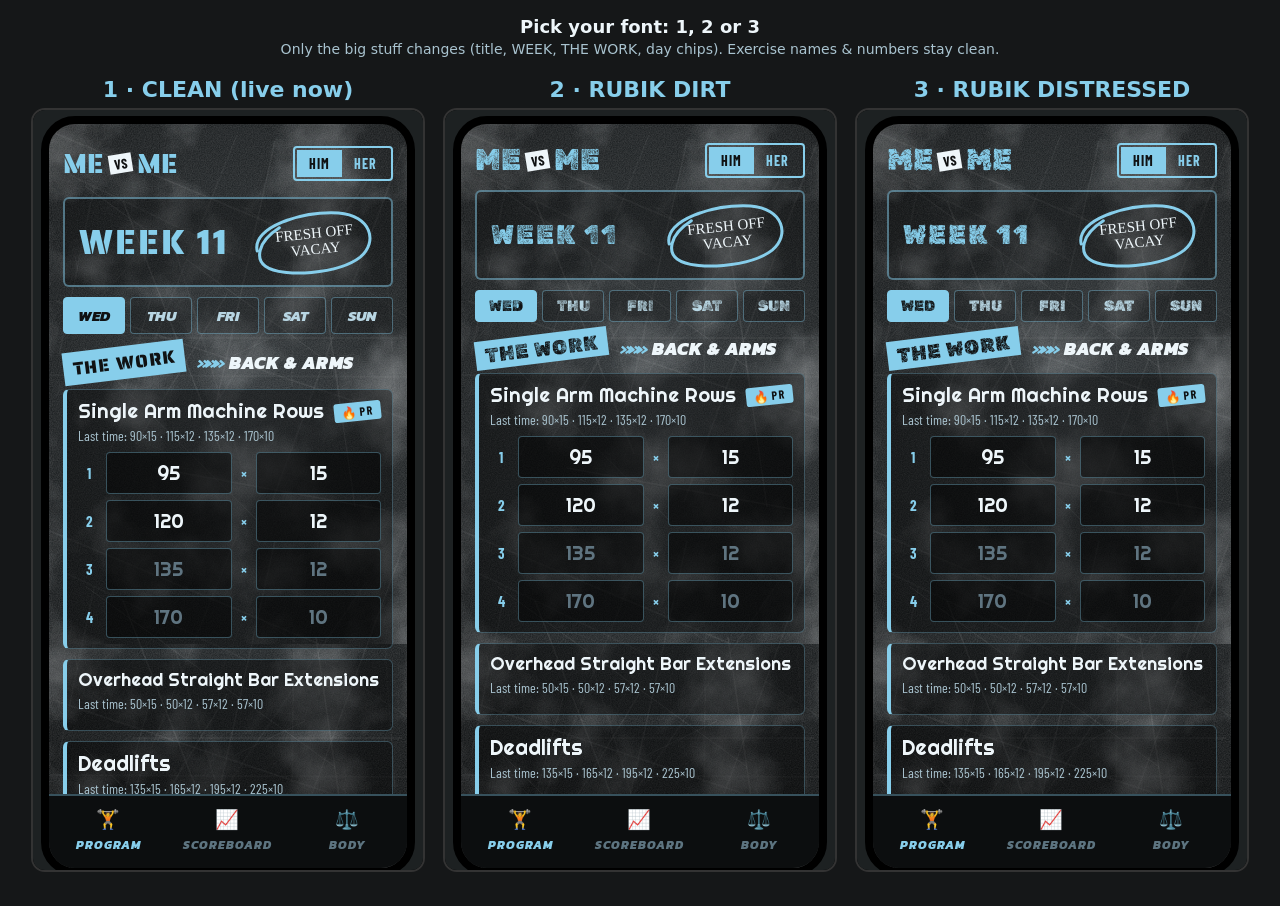
<file: docs/inman/fonts.html>
<!doctype html><html><head><meta charset="utf-8"><meta name="viewport" content="width=device-width,initial-scale=1"><title>Me vs Me — font pick</title>
<style>body{margin:0;background:#151718;color:#EEF6FA;font-family:system-ui,sans-serif}h1{font-size:18px;text-align:center;margin:16px 8px 4px}p{text-align:center;margin:0 8px 14px;color:#A9C3CF;font-size:14px}
.row{display:flex;flex-wrap:wrap;gap:18px;justify-content:center;padding:0 8px 30px}.col{text-align:center}.col b{display:block;font-size:22px;margin:6px 0;color:#87CEEB}
iframe{width:390px;height:760px;border:2px solid #333;border-radius:14px;background:#000}</style></head><body>
<h1>Pick your font: 1, 2 or 3</h1><p>Only the big stuff changes (title, WEEK, THE WORK, day chips). Exercise names &amp; numbers stay clean.</p>
<div class="row">
<div class="col"><b>1 · CLEAN (live now)</b><iframe data-f="" src="mix.html?v=40"></iframe></div>
<div class="col"><b>2 · RUBIK DIRT</b><iframe data-f="Rubik Dirt" src="mix.html?v=41"></iframe></div>
<div class="col"><b>3 · RUBIK DISTRESSED</b><iframe data-f="Rubik Distressed" src="mix.html?v=42"></iframe></div>
</div>
<script>
document.querySelectorAll('iframe').forEach(f=>f.addEventListener('load',()=>{const d=f.contentDocument,ff=f.dataset.f;
const st=d.createElement('style');let css='.brand img,body>h1,body>.sub{display:none!important}body{padding-top:6px!important}';
if(ff){const l=d.createElement('link');l.rel='stylesheet';l.href='https://fonts.googleapis.com/css2?family=Rubik+Dirt&family=Rubik+Distressed&display=swap';d.head.appendChild(l);
css+=`.ttl,.wk .n,.work,.days .day{font-family:"${ff}",sans-serif!important;font-style:normal!important;font-weight:400!important}.wk .n{font-size:27px!important;white-space:nowrap}.work{font-size:20px!important}.ttl{font-size:30px!important}.ttl .tag{font-family:"Barlow Condensed"!important;font-weight:700!important}`;}
st.textContent=css;d.head.appendChild(st);}));
</script></body></html>
</file>
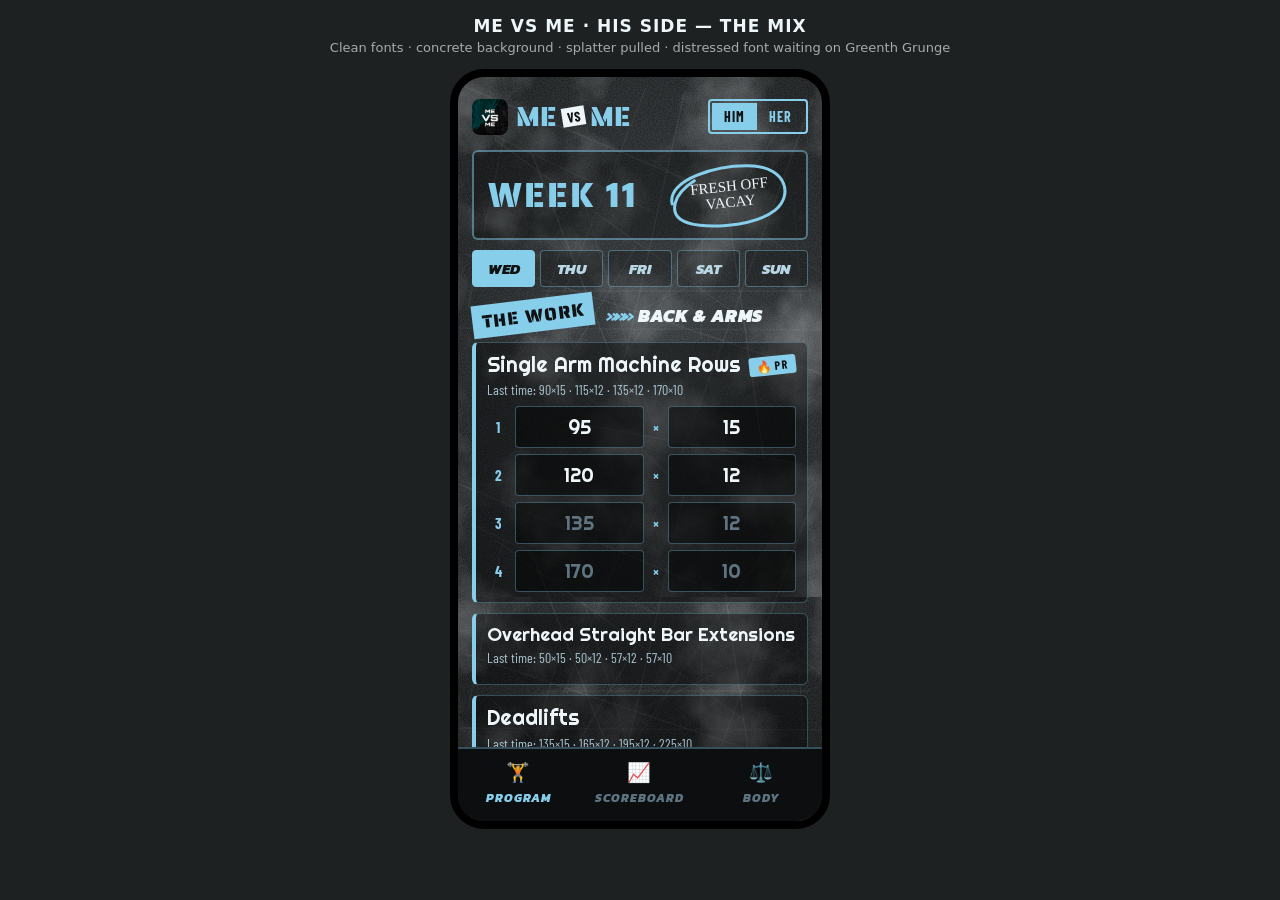
<file: docs/inman/his.html>
<!DOCTYPE html><html lang="en"><head><meta charset="utf-8"><meta name="viewport" content="width=device-width, initial-scale=1">
<title>Me vs Me — his side, final mix</title>
<link href="https://fonts.googleapis.com/css2?family=Saira+Stencil+One&family=Kanit:ital,wght@1,800;1,900&family=Righteous&family=Permanent+Marker&family=Barlow+Condensed:wght@500;600;700&display=swap" rel="stylesheet">
<style>
*{box-sizing:border-box}
body{margin:0;background:#1d2122;color:#EEF6FA;font-family:"Barlow Condensed",sans-serif;padding:16px 8px}
h1{text-align:center;font-size:17px;margin:0 0 4px;letter-spacing:1px;font-family:system-ui}.sub{text-align:center;color:#A5ACAF;font-size:13px;margin:0 0 14px;font-family:system-ui}
.phone{width:380px;max-width:100%;height:760px;margin:0 auto;border-radius:34px;border:8px solid #000;overflow:hidden;position:relative;background:url("data:image/svg+xml;utf8,%3Csvg xmlns='http://www.w3.org/2000/svg' width='240' height='240'%3E%3Cfilter id='n'%3E%3CfeTurbulence type='fractalNoise' baseFrequency='.85' numOctaves='4' stitchTiles='stitch'/%3E%3CfeColorMatrix values='0 0 0 0 1  0 0 0 0 1  0 0 0 0 1  0 0 0 .16 0'/%3E%3C/filter%3E%3Crect width='100%25' height='100%25' filter='url(%23n)'/%3E%3C/svg%3E"),url("data:image/svg+xml;utf8,%3Csvg xmlns='http://www.w3.org/2000/svg' width='400' height='400'%3E%3Cline x1='84' y1='214' x2='353' y2='214' stroke='white' stroke-opacity='0.08' stroke-width='1'/%3E%3Cline x1='245' y1='110' x2='243' y2='262' stroke='white' stroke-opacity='0.04' stroke-width='1.4'/%3E%3Cline x1='270' y1='120' x2='1' y2='7' stroke='white' stroke-opacity='0.06' stroke-width='1.4'/%3E%3Cline x1='219' y1='35' x2='74' y2='384' stroke='white' stroke-opacity='0.04' stroke-width='0.6'/%3E%3Cline x1='355' y1='21' x2='223' y2='378' stroke='white' stroke-opacity='0.06' stroke-width='1.4'/%3E%3Cline x1='226' y1='17' x2='168' y2='276' stroke='white' stroke-opacity='0.06' stroke-width='1.4'/%3E%3Cline x1='59' y1='332' x2='188' y2='11' stroke='white' stroke-opacity='0.04' stroke-width='1.4'/%3E%3Cline x1='45' y1='63' x2='10' y2='232' stroke='white' stroke-opacity='0.04' stroke-width='1.4'/%3E%3Cline x1='372' y1='175' x2='205' y2='248' stroke='white' stroke-opacity='0.04' stroke-width='0.6'/%3E%3Cline x1='340' y1='19' x2='240' y2='120' stroke='white' stroke-opacity='0.04' stroke-width='0.6'/%3E%3Cline x1='106' y1='344' x2='336' y2='386' stroke='white' stroke-opacity='0.08' stroke-width='1.4'/%3E%3Cline x1='36' y1='62' x2='286' y2='243' stroke='white' stroke-opacity='0.08' stroke-width='1'/%3E%3Cline x1='102' y1='174' x2='74' y2='274' stroke='white' stroke-opacity='0.06' stroke-width='1'/%3E%3Cline x1='186' y1='231' x2='256' y2='197' stroke='white' stroke-opacity='0.06' stroke-width='1'/%3E%3Cline x1='197' y1='136' x2='13' y2='47' stroke='white' stroke-opacity='0.04' stroke-width='1.4'/%3E%3Cline x1='366' y1='253' x2='1' y2='251' stroke='white' stroke-opacity='0.04' stroke-width='1.4'/%3E%3Cline x1='306' y1='383' x2='267' y2='113' stroke='white' stroke-opacity='0.08' stroke-width='1.4'/%3E%3Cline x1='163' y1='284' x2='318' y2='57' stroke='white' stroke-opacity='0.04' stroke-width='1.4'/%3E%3Cline x1='87' y1='320' x2='178' y2='170' stroke='white' stroke-opacity='0.06' stroke-width='1.4'/%3E%3Cline x1='156' y1='125' x2='52' y2='86' stroke='white' stroke-opacity='0.04' stroke-width='0.6'/%3E%3Cline x1='397' y1='219' x2='191' y2='81' stroke='white' stroke-opacity='0.08' stroke-width='0.6'/%3E%3Cline x1='346' y1='266' x2='336' y2='123' stroke='white' stroke-opacity='0.06' stroke-width='0.6'/%3E%3Cline x1='379' y1='302' x2='7' y2='177' stroke='white' stroke-opacity='0.06' stroke-width='1.4'/%3E%3Cline x1='192' y1='341' x2='126' y2='125' stroke='white' stroke-opacity='0.04' stroke-width='1.4'/%3E%3Cline x1='35' y1='224' x2='208' y2='396' stroke='white' stroke-opacity='0.08' stroke-width='1'/%3E%3Cline x1='29' y1='147' x2='26' y2='132' stroke='white' stroke-opacity='0.08' stroke-width='1'/%3E%3Cline x1='17' y1='214' x2='127' y2='87' stroke='white' stroke-opacity='0.06' stroke-width='0.6'/%3E%3Cline x1='173' y1='330' x2='74' y2='77' stroke='white' stroke-opacity='0.08' stroke-width='1.4'/%3E%3C/svg%3E"),url("data:image/svg+xml;utf8,%3Csvg xmlns='http://www.w3.org/2000/svg' width='520' height='520'%3E%3Cfilter id='b'%3E%3CfeTurbulence type='fractalNoise' baseFrequency='.012' numOctaves='5' seed='4' stitchTiles='stitch'/%3E%3CfeColorMatrix values='0 0 0 0 .75  0 0 0 0 .78  0 0 0 0 .8  0.75 0 0 0 -.33'/%3E%3C/filter%3E%3Crect width='100%25' height='100%25' filter='url(%23b)'/%3E%3C/svg%3E"),radial-gradient(85% 65% at 55% 40%,#2f3437 0%,#1e2224 45%,#0b0d0e 100%);--sky:#87CEEB}
.spl{position:absolute;pointer-events:none}


.scr{position:relative;padding:18px 14px 0;height:100%;overflow:hidden}
/* distressed letters */
.dz{}
.dz2{}
.top{display:flex;justify-content:space-between;align-items:center;margin-bottom:12px;position:relative;z-index:2}
.brand{display:flex;align-items:center;gap:8px}.brand img{width:36px;height:36px;border-radius:8px}
.ttl{font-family:"Saira Stencil One";font-size:27px;color:var(--sky);display:flex;align-items:center}
.tag{display:inline-block;background:#EEF6FA;color:#101213;font-family:"Barlow Condensed";font-weight:700;font-size:14px;padding:1px 5px;transform:rotate(-9deg);margin:0 5px}
.who{display:flex;border:2px solid var(--sky);border-radius:4px;padding:2px}.who b{padding:5px 12px;font-weight:700;letter-spacing:1px;color:var(--sky);font-size:14px}.who b.on{background:var(--sky);color:#101213}
.wk{display:flex;justify-content:space-between;align-items:center;border:2px solid rgba(135,206,235,.5);border-radius:6px;background:rgba(0,0,0,.28);padding:8px 10px 8px 14px;margin-bottom:10px;position:relative;z-index:2}
.wk .n{font-family:"Saira Stencil One";font-size:34px;color:var(--sky);letter-spacing:2px;line-height:1}
.ring{width:132px;height:70px;background:url("data:image/svg+xml;utf8,%3Csvg xmlns='http://www.w3.org/2000/svg' viewBox='0 0 140 74'%3E%3Cpath d='M8 40 C5 14 60 3 98 9 C132 15 137 44 116 58 C92 73 32 72 15 57 C6 49 8 31 34 18' fill='none' stroke='%2387CEEB' stroke-width='3.2' stroke-linecap='round'/%3E%3C/svg%3E") center/100% 100% no-repeat;display:flex;align-items:center;justify-content:center;text-align:center;font-family:"Permanent Marker";font-size:15px;line-height:1.05;transform:rotate(-6deg);color:#EEF6FA}
.days{display:flex;gap:5px;margin-bottom:12px;position:relative;z-index:2}
.day{flex:1;border:1px solid rgba(135,206,235,.4);border-radius:4px;padding:6px 0;text-align:center;font-family:Kanit;font-style:italic;font-weight:800;font-size:15px;color:#b8d6e3;background:rgba(0,0,0,.2)}
.day.on{background:var(--sky);color:#101213;border-color:var(--sky)}
.secrow{display:flex;align-items:center;gap:12px;margin:2px 0 10px}
.work{background:var(--sky);color:#101213;font-family:"Saira Stencil One";font-size:18px;letter-spacing:1px;padding:3px 10px 2px;transform:rotate(-7deg);display:inline-block}
.mus{font-family:Kanit;font-style:italic;font-weight:900;font-size:18px;letter-spacing:.5px;white-space:nowrap}.mus b{color:var(--sky);letter-spacing:-4px;margin-right:8px}
.card{border:1px solid rgba(135,206,235,.3);border-left:4px solid var(--sky);background:rgba(0,0,0,.38);border-radius:6px;padding:10px 11px;margin-bottom:10px}
.hd{display:flex;align-items:center;gap:8px}
.nm{font-family:Righteous;font-size:21px;white-space:nowrap;flex:1;min-width:0;line-height:1.15}
.pr{background:var(--sky);color:#101213;font-weight:700;font-size:12px;letter-spacing:1px;padding:2px 7px;border-radius:3px;transform:rotate(-6deg);white-space:nowrap}
.last{font-size:14px;color:#a9c3cf;margin:4px 0 8px}
.sets{display:grid;grid-template-columns:22px 1fr 12px 1fr;gap:6px;align-items:center}
.i{font-size:15px;color:var(--sky);text-align:center;font-weight:700}
.box{background:rgba(0,0,0,.5);border:1px solid rgba(135,206,235,.35);border-radius:4px;text-align:center;padding:7px 0;font-family:Righteous;font-size:20px}
.box.g{color:#5f7480}
.tabs{position:absolute;left:0;right:0;bottom:0;display:flex;padding:9px 0 14px;background:#0c0e0f;border-top:2px solid rgba(135,206,235,.35);z-index:3}
.tabs div{flex:1;text-align:center;font-family:Kanit;font-style:italic;font-weight:800;font-size:12px;letter-spacing:1px;color:#5d7480}.tabs i{display:block;font-style:normal;font-size:19px;margin-bottom:2px}.tabs .on{color:var(--sky)}
span.dz,span.dz2{display:inline-block}
</style></head><body>
<h1>ME VS ME · HIS SIDE — THE MIX</h1><div class="sub">Clean fonts · concrete background · splatter pulled · distressed font waiting on Greenth Grunge</div>
<div class="phone"><div class="scr">
  <div class="top"><div class="brand"><img src="icon-192.png" alt=""><div class="ttl dz">ME<span class="tag">VS</span>ME</div></div><div class="who"><b class="on"><span class="dz2">HIM</span></b><b><span class="dz2">HER</span></b></div></div>
  <div class="wk"><div class="n dz">WEEK 11</div><div class="ring dz2">FRESH OFF<br>VACAY</div></div>
  <div class="days"><div class="day on"><span class="dz2">WED</span></div><div class="day"><span class="dz2">THU</span></div><div class="day"><span class="dz2">FRI</span></div><div class="day"><span class="dz2">SAT</span></div><div class="day"><span class="dz2">SUN</span></div></div>
  <div class="secrow"><span class="work dz">THE WORK</span><span class="mus dz"><b>»»»</b>BACK &amp; ARMS</span></div>
  <div class="card"><div class="hd"><div class="nm dz fit">Single Arm Machine Rows</div><span class="pr dz2">🔥 PR</span></div>
    <div class="last dz2">Last time: 90×15 · 115×12 · 135×12 · 170×10</div>
    <div class="sets"><div class="i">1</div><div class="box"><span class="dz2">95</span></div><div class="i">×</div><div class="box"><span class="dz2">15</span></div>
    <div class="i">2</div><div class="box"><span class="dz2">120</span></div><div class="i">×</div><div class="box"><span class="dz2">12</span></div>
    <div class="i">3</div><div class="box g"><span class="dz2">135</span></div><div class="i">×</div><div class="box g"><span class="dz2">12</span></div>
    <div class="i">4</div><div class="box g"><span class="dz2">170</span></div><div class="i">×</div><div class="box g"><span class="dz2">10</span></div></div></div>
  <div class="card"><div class="hd"><div class="nm dz fit">Overhead Straight Bar Extensions</div></div><div class="last dz2">Last time: 50×15 · 50×12 · 57×12 · 57×10</div></div>
  <div class="card"><div class="hd"><div class="nm dz fit">Deadlifts</div></div><div class="last dz2">Last time: 135×15 · 165×12 · 195×12 · 225×10</div></div>
</div><div class="tabs"><div class="on"><i>🏋️</i><span class="dz2">PROGRAM</span></div><div><i>📈</i><span class="dz2">SCOREBOARD</span></div><div><i>⚖️</i><span class="dz2">BODY</span></div></div></div>
<script>
// shrink long lift names until they fit on one line
function fit(){document.querySelectorAll('.fit').forEach(el=>{let s=21;el.style.fontSize=s+'px';while(el.scrollWidth>el.clientWidth&&s>13){s-=.5;el.style.fontSize=s+'px';}});}
document.fonts.ready.then(fit);window.addEventListener('resize',fit);
</script>
</body></html>
</file>
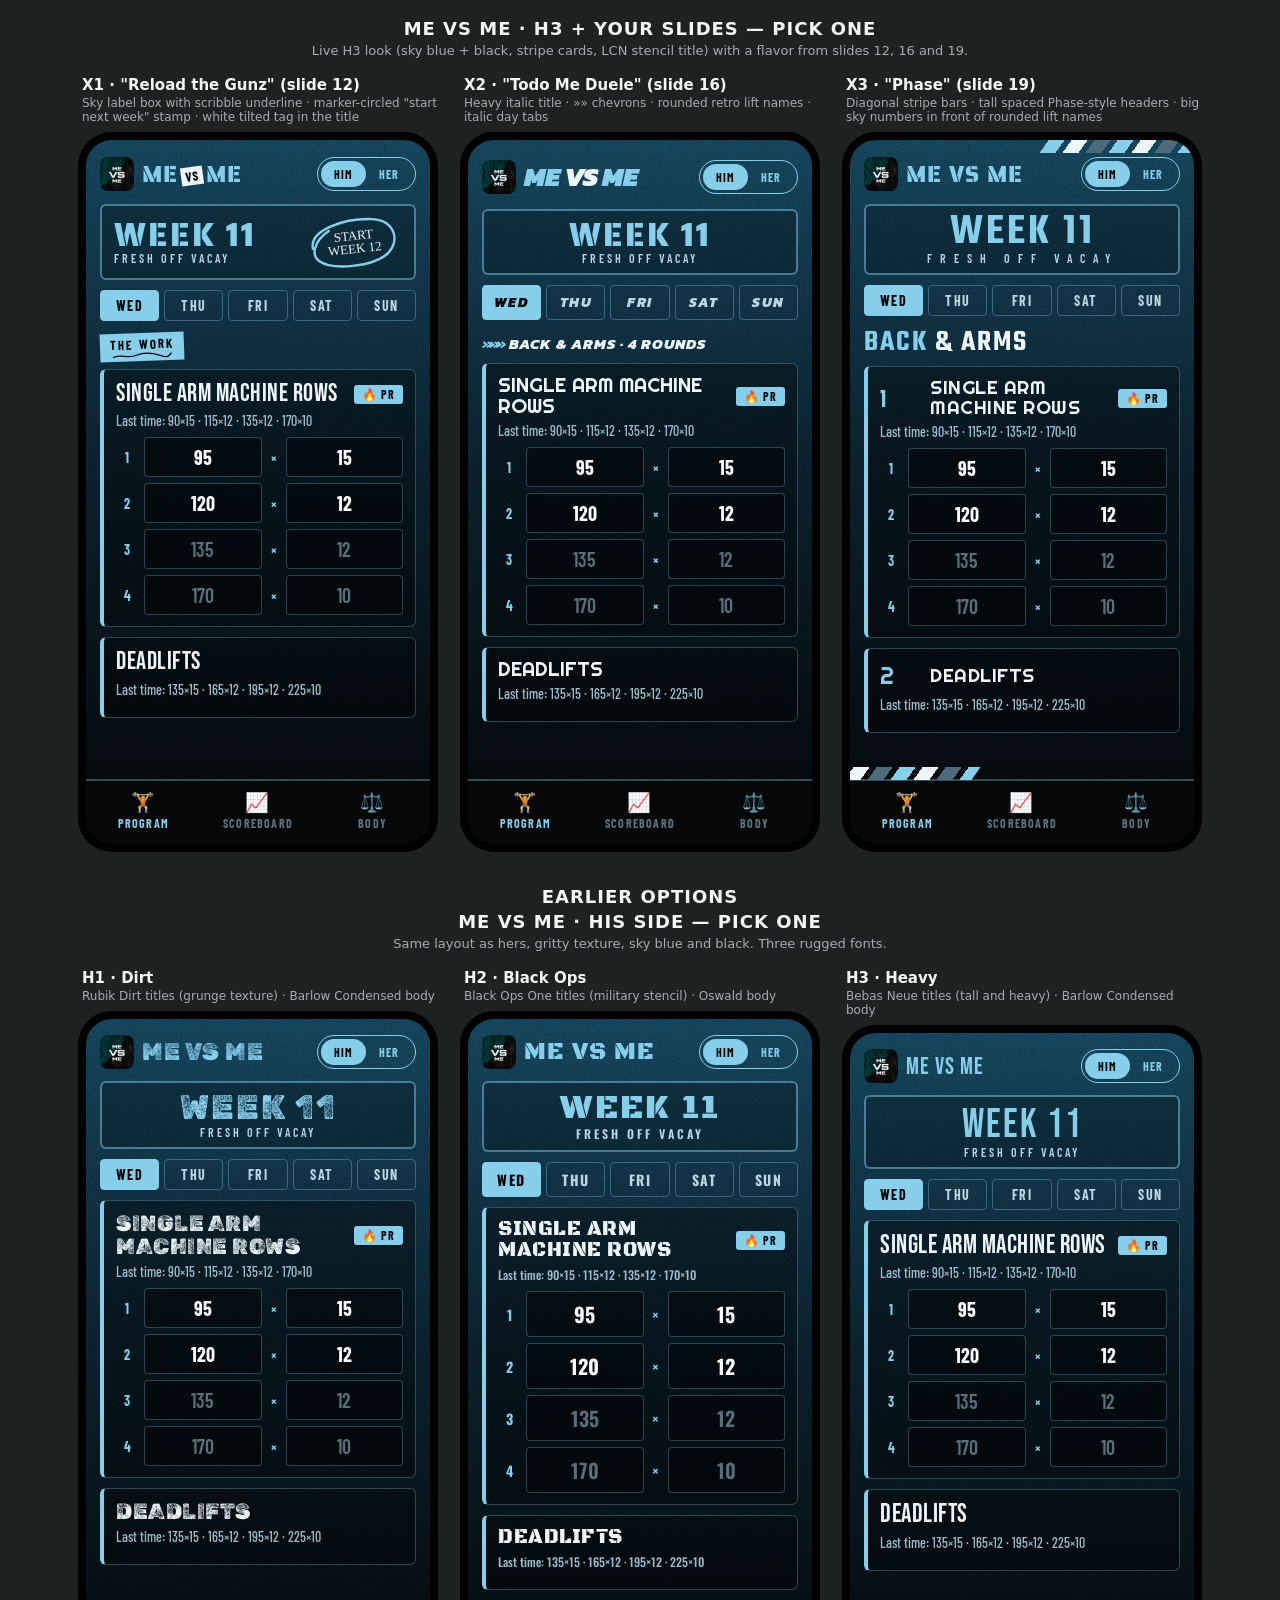
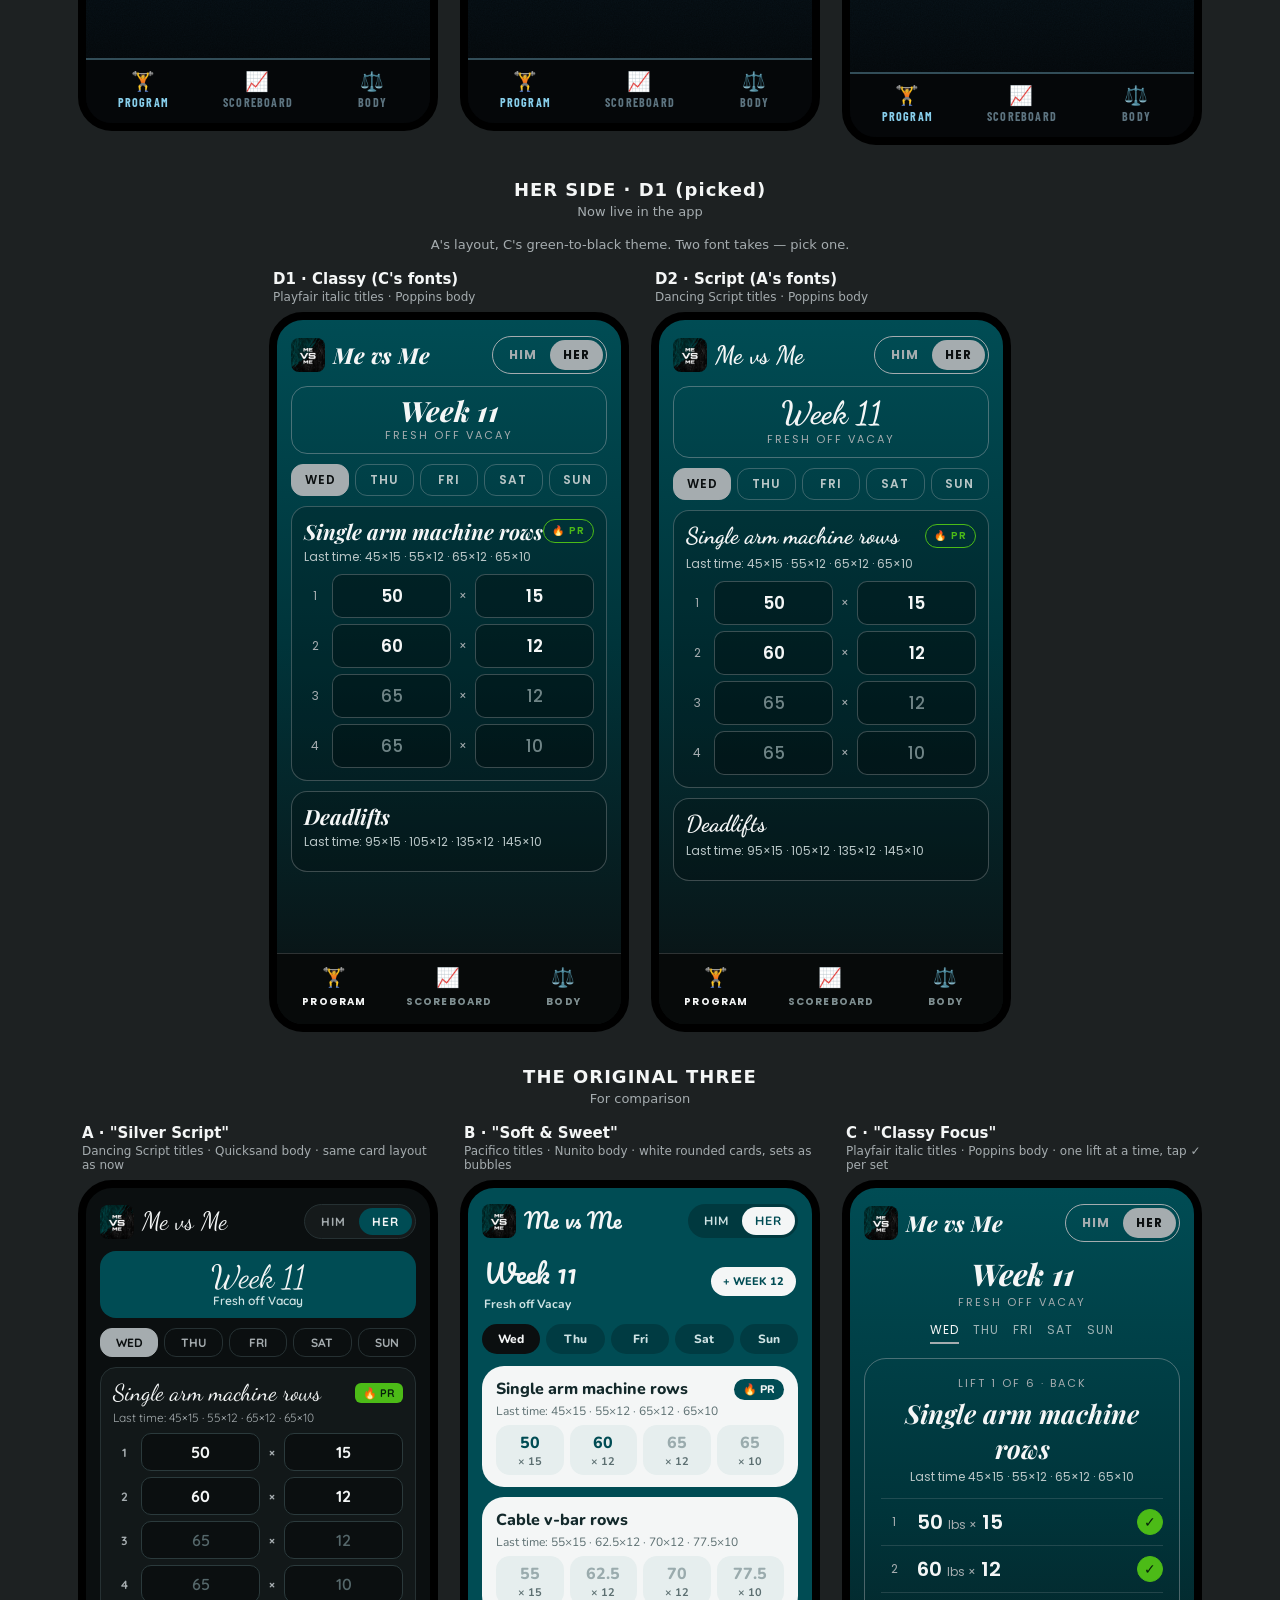
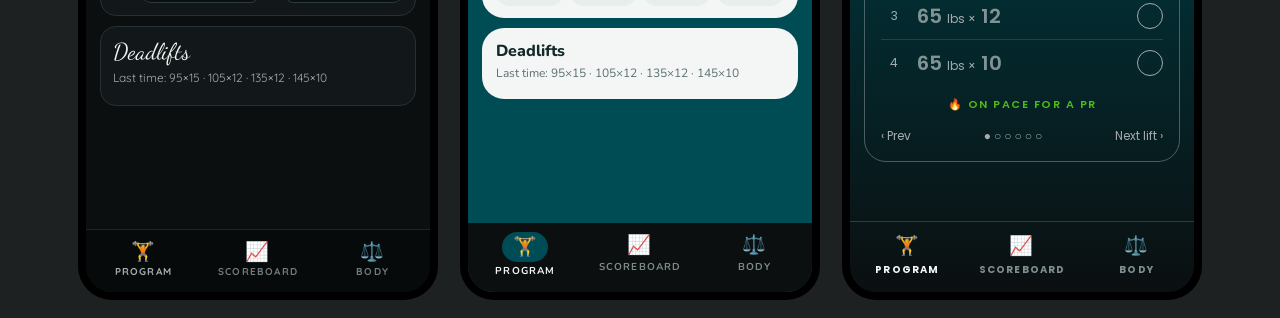
<file: docs/inman/preview.html>
<!DOCTYPE html>
<html lang="en"><head>
<meta charset="utf-8"><meta name="viewport" content="width=device-width, initial-scale=1">
<title>Me vs Me — her page options</title>
<link href="https://fonts.googleapis.com/css2?family=Dancing+Script:wght@700&family=Quicksand:wght@500;600;700&family=Pacifico&family=Nunito:wght@600;700;800&family=Playfair+Display:ital,wght@1,700;1,800&family=Poppins:wght@400;500;600&family=Rubik+Dirt&family=Black+Ops+One&family=Bebas+Neue&family=Kanit:ital,wght@1,800;1,900&family=Righteous&family=Permanent+Marker&family=Teko:wght@500;600&family=Saira+Stencil+One&family=Barlow+Condensed:wght@500;600;700&family=Oswald:wght@400;500;600&display=swap" rel="stylesheet">
<style>
:root{--mid:#004C54;--deep:#00343A;--blk:#0B0F10;--sil:#A5ACAF;--wht:#F4F6F6;--kelly:#4CBB17;--red:#E5484D}
*{box-sizing:border-box}
body{margin:0;background:#1d2122;color:var(--wht);font-family:system-ui,sans-serif;padding:18px 10px}
h1{text-align:center;font-size:18px;margin:0 0 4px;letter-spacing:1px}
.sub{text-align:center;color:var(--sil);font-size:13px;margin-bottom:18px}
.row{display:flex;gap:22px;justify-content:center;flex-wrap:wrap}
.opt{width:360px}
.lab{font-weight:800;font-size:15px;margin:0 0 8px 4px}.lab span{color:var(--sil);font-weight:500;font-size:12px;display:block;margin-top:2px}
.phone{width:360px;height:720px;border-radius:34px;border:8px solid #000;overflow:hidden;position:relative}
.scr{height:100%;overflow:hidden;padding:16px 14px 0}
.top{display:flex;justify-content:space-between;align-items:center;margin-bottom:12px}
.brand{display:flex;gap:8px;align-items:center}.brand img{width:34px;height:34px;border-radius:8px}
.who{display:flex;border-radius:999px;padding:3px}
.who b{padding:6px 13px;border-radius:999px;font-size:12px;letter-spacing:1px}
.tabs{position:absolute;left:0;right:0;bottom:0;display:flex;padding:9px 0 14px}
.tabs div{flex:1;text-align:center;font-size:10px;letter-spacing:1.2px;font-weight:700}
.tabs i{display:block;font-style:normal;font-size:19px;margin-bottom:2px}
input{all:unset}

/* ---------- A: Silver Script ---------- */
.A{background:var(--blk);font-family:Quicksand,sans-serif}
.A .bt{font-family:"Dancing Script";font-size:25px;color:var(--wht);line-height:1}
.A .who{background:#151a1b;border:1px solid #263133}.A .who b{color:var(--sil)}.A .who b.on{background:var(--mid);color:var(--wht)}
.A .wk{background:var(--mid);border-radius:16px;text-align:center;padding:10px;margin-bottom:10px}
.A .wk .n{font-family:"Dancing Script";font-size:32px;line-height:1}.A .wk .t{font-size:12px;color:#cfe3e4;font-weight:600}
.A .days{display:flex;gap:6px;margin-bottom:10px}
.A .day{flex:1;border:1px solid #263133;border-radius:12px;padding:6px 0;text-align:center;font-weight:700;font-size:12px;color:var(--sil)}
.A .day.on{background:var(--sil);color:var(--blk);border-color:var(--sil)}
.A .card{background:#121819;border:1px solid #263133;border-radius:16px;padding:12px;margin-bottom:10px}
.A .nm{font-family:"Dancing Script";font-size:23px;line-height:1.1}
.A .hd{display:flex;justify-content:space-between;align-items:center}
.A .pr{background:var(--kelly);color:#06210a;font-weight:800;font-size:11px;padding:3px 8px;border-radius:6px}
.A .last{font-size:12px;color:var(--sil);margin:5px 0 8px}
.A .sets{display:grid;grid-template-columns:22px 1fr 12px 1fr;gap:6px;align-items:center}
.A .sets .i{font-size:12px;color:var(--sil);text-align:center;font-weight:700}
.A .box{background:#0B0F10;border:1px solid #2b3a3c;border-radius:10px;text-align:center;padding:8px 0;font-weight:700;font-size:16px}
.A .box.g{color:#55676a;font-weight:600}
.A .tabs{background:#070a0a;border-top:1px solid #1d2627}.A .tabs div{color:#6f7b7d}.A .tabs .on{color:var(--sil)}

/* ---------- B: Soft & Sweet ---------- */
.B{background:var(--mid);font-family:Nunito,sans-serif}
.B .bt{font-family:Pacifico;font-size:21px;line-height:1.1}
.B .who{background:rgba(0,0,0,.25)}.B .who b{color:#cfe3e4}.B .who b.on{background:var(--wht);color:var(--mid)}
.B .wk{display:flex;justify-content:space-between;align-items:center;margin:4px 2px 12px}
.B .wk .n{font-family:Pacifico;font-size:26px}.B .wk .t{font-size:12px;color:#cfe3e4;font-weight:700}
.B .wk .pill{background:var(--wht);color:var(--mid);font-weight:800;font-size:11px;padding:7px 12px;border-radius:999px}
.B .days{display:flex;gap:6px;margin-bottom:12px}
.B .day{flex:1;border-radius:999px;padding:7px 0;text-align:center;font-weight:800;font-size:12px;background:rgba(0,0,0,.22);color:#cfe3e4}
.B .day.on{background:var(--blk);color:var(--wht)}
.B .card{background:var(--wht);color:#13292b;border-radius:22px;padding:12px 14px;margin-bottom:10px}
.B .hd{display:flex;justify-content:space-between;align-items:center}
.B .nm{font-weight:800;font-size:16px}
.B .pr{background:var(--mid);color:var(--wht);font-weight:800;font-size:11px;padding:3px 9px;border-radius:999px}
.B .last{font-size:12px;color:#5c6f71;margin:3px 0 6px}
.B .chips{display:flex;gap:6px}
.B .chip{flex:1;background:#E6EEEE;border-radius:14px;text-align:center;padding:7px 0 6px}
.B .chip .w{font-weight:800;font-size:16px;color:var(--mid)}.B .chip .r{font-size:11px;color:#5c6f71;font-weight:700}
.B .chip.g .w{color:#9aabad}
.B .tabs{background:var(--blk)}.B .tabs div{color:#7d8a8c}.B .tabs .on{color:var(--wht)}
.B .tabs .on i{background:var(--mid);border-radius:999px;width:46px;margin:0 auto 2px;padding:2px 0}

/* ---------- C: Classy Focus ---------- */
.C{background:linear-gradient(180deg,var(--mid) 0%,var(--deep) 46%,var(--blk) 100%);font-family:Poppins,sans-serif}
.C .bt{font-family:"Playfair Display";font-style:italic;font-weight:800;font-size:22px}
.C .who{border:1px solid var(--sil)}.C .who b{color:var(--sil)}.C .who b.on{background:var(--sil);color:var(--blk)}
.C .wk{text-align:center;margin:2px 0 10px}.C .wk .n{font-family:"Playfair Display";font-style:italic;font-weight:800;font-size:30px}
.C .wk .t{font-size:11px;letter-spacing:2px;color:var(--sil);text-transform:uppercase}
.C .days{display:flex;justify-content:center;gap:14px;margin-bottom:14px;font-size:12px;letter-spacing:1px;color:#9fb3b5}
.C .days .on{color:var(--wht);border-bottom:2px solid var(--sil);padding-bottom:3px}
.C .focus{border:1px solid rgba(165,172,175,.45);border-radius:22px;padding:16px;text-align:center}
.C .cnt{font-size:11px;letter-spacing:2px;color:var(--sil)}
.C .nm{font-family:"Playfair Display";font-style:italic;font-weight:700;font-size:26px;margin:4px 0 2px}
.C .last{font-size:12px;color:#b9c6c7;margin-bottom:12px}
.C .setrow{display:flex;align-items:center;gap:10px;padding:8px 0;border-top:1px solid rgba(165,172,175,.2)}
.C .setrow .i{width:26px;font-size:12px;color:var(--sil)}
.C .setrow .v{flex:1;text-align:left;font-size:20px;font-weight:600}.C .setrow .v small{font-size:12px;color:var(--sil);font-weight:400}
.C .setrow .ck{width:26px;height:26px;border-radius:50%;border:1.5px solid var(--sil);display:flex;align-items:center;justify-content:center;font-size:14px}
.C .setrow .ck.done{background:var(--kelly);border-color:var(--kelly);color:#06210a}
.C .nav{display:flex;justify-content:space-between;margin-top:12px;font-size:12px;color:var(--sil)}
.C .pr{display:inline-block;margin-top:10px;font-size:11px;letter-spacing:1.5px;color:var(--kelly);font-weight:600}
.C .tabs{background:transparent;border-top:1px solid rgba(165,172,175,.25)}.C .tabs div{color:#7f8f91}.C .tabs .on{color:var(--wht)}

/* ---------- D: A's layout, C's theme ---------- */
.D{background:linear-gradient(180deg,var(--mid) 0%,var(--deep) 46%,var(--blk) 100%);font-family:Poppins,sans-serif}
.D .bt{font-family:"Playfair Display";font-style:italic;font-weight:800;font-size:22px}
.D.script .bt,.D.script .wk .n,.D.script .nm{font-family:"Dancing Script";font-style:normal;font-weight:700}
.D.script .bt{font-size:25px}.D.script .wk .n{font-size:32px}.D.script .nm{font-size:23px}
.D .who{border:1px solid var(--sil)}.D .who b{color:var(--sil)}.D .who b.on{background:var(--sil);color:var(--blk)}
.D .wk{border:1px solid rgba(165,172,175,.45);border-radius:16px;text-align:center;padding:9px;margin-bottom:10px}
.D .wk .n{font-family:"Playfair Display";font-style:italic;font-weight:800;font-size:28px;line-height:1.1}
.D .wk .t{font-size:11px;letter-spacing:2px;color:var(--sil);text-transform:uppercase}
.D .days{display:flex;gap:6px;margin-bottom:10px}
.D .day{flex:1;border:1px solid rgba(165,172,175,.35);border-radius:12px;padding:6px 0;text-align:center;font-weight:600;font-size:12px;letter-spacing:1px;color:#b9c6c7}
.D .day.on{background:var(--sil);color:var(--blk);border-color:var(--sil)}
.D .card{border:1px solid rgba(165,172,175,.35);background:rgba(0,0,0,.18);border-radius:16px;padding:12px;margin-bottom:10px}
.D .hd{display:flex;justify-content:space-between;align-items:center}
.D .nm{font-family:"Playfair Display";font-style:italic;font-weight:700;font-size:21px;line-height:1.15}
.D .pr{color:var(--kelly);border:1px solid var(--kelly);font-weight:600;font-size:10px;letter-spacing:1.2px;padding:3px 8px;border-radius:999px;white-space:nowrap}
.D .last{font-size:12px;color:#b9c6c7;margin:5px 0 8px}
.D .sets{display:grid;grid-template-columns:22px 1fr 12px 1fr;gap:6px;align-items:center}
.D .sets .i{font-size:12px;color:var(--sil);text-align:center}
.D .box{background:rgba(0,0,0,.28);border:1px solid rgba(165,172,175,.35);border-radius:10px;text-align:center;padding:8px 0;font-weight:600;font-size:17px}
.D .box.g{color:#6f8486;font-weight:500}
.D .tabs{background:#070a0a;border-top:1px solid rgba(165,172,175,.25)}.D .tabs div{color:#7f8f91}.D .tabs .on{color:var(--wht)}

/* ---------- HIS: rugged, sky blue + black ---------- */
.H{--sky:#87CEEB;background:url("data:image/svg+xml;utf8,<svg xmlns='http://www.w3.org/2000/svg' width='180' height='180'><filter id='n'><feTurbulence type='fractalNoise' baseFrequency='.85' numOctaves='3' stitchTiles='stitch'/><feColorMatrix values='0 0 0 0 0  0 0 0 0 0  0 0 0 0 0  0 0 0 .45 0'/></filter><rect width='100%25' height='100%25' filter='url(%23n)'/></svg>"),linear-gradient(180deg,#1C5877 0%,#0E2B3B 46%,#050709 100%);font-family:"Barlow Condensed",sans-serif}
.H .bt{font-size:24px;color:var(--sky);letter-spacing:1px}
.H .who{border:1px solid var(--sky)}.H .who b{color:var(--sky);font-family:"Barlow Condensed";font-weight:700}.H .who b.on{background:var(--sky);color:#050709}
.H .wk{border:2px solid rgba(135,206,235,.5);border-radius:6px;text-align:center;padding:8px;margin-bottom:10px;background:rgba(0,0,0,.25)}
.H .wk .n{font-size:34px;line-height:1;color:var(--sky);letter-spacing:2px}
.H .wk .t{font-size:12px;letter-spacing:3px;color:#b8d6e3;text-transform:uppercase;font-weight:600}
.H .days{display:flex;gap:5px;margin-bottom:10px}
.H .day{flex:1;border:1px solid rgba(135,206,235,.35);border-radius:4px;padding:6px 0;text-align:center;font-weight:700;font-size:14px;letter-spacing:1.5px;color:#b8d6e3}
.H .day.on{background:var(--sky);color:#050709;border-color:var(--sky)}
.H .card{border:1px solid rgba(135,206,235,.3);border-left:4px solid var(--sky);background:rgba(0,0,0,.35);border-radius:6px;padding:11px 12px;margin-bottom:10px}
.H .hd{display:flex;justify-content:space-between;align-items:center}
.H .nm{font-size:22px;line-height:1.05;color:#EEF6FA;letter-spacing:.5px}
.H .pr{color:#050709;background:var(--sky);font-weight:700;font-size:12px;letter-spacing:1px;padding:2px 8px;border-radius:3px;white-space:nowrap;font-family:"Barlow Condensed"}
.H .last{font-size:14px;color:#9dbccb;margin:5px 0 8px;font-weight:500}
.H .sets{display:grid;grid-template-columns:22px 1fr 12px 1fr;gap:6px;align-items:center}
.H .sets .i{font-size:14px;color:var(--sky);text-align:center;font-weight:700}
.H .box{background:rgba(0,0,0,.45);border:1px solid rgba(135,206,235,.3);border-radius:4px;text-align:center;padding:7px 0;font-weight:700;font-size:20px;color:#fff}
.H .box.g{color:#58707c;font-weight:600}
.H .tabs{background:#050709;border-top:2px solid rgba(135,206,235,.35)}.H .tabs div{color:#5d7480;font-family:"Barlow Condensed";font-size:12px}.H .tabs .on{color:var(--sky)}
.H1 .bt,.H1 .wk .n,.H1 .nm{font-family:"Rubik Dirt"}
.H2 .bt,.H2 .wk .n,.H2 .nm{font-family:"Black Ops One"}.H2 .nm{font-size:20px}.H2{font-family:Oswald,sans-serif}.H2 .last{font-size:12px}
.H3 .bt,.H3 .wk .n,.H3 .nm{font-family:"Bebas Neue"}.H3 .nm{font-size:26px}.H3 .wk .n{font-size:40px}

/* ---------- V: Workout Vibes style ---------- */
.V{--sky:#87CEEB;background:url("data:image/svg+xml;utf8,<svg xmlns='http://www.w3.org/2000/svg' width='220' height='220'><filter id='n'><feTurbulence type='fractalNoise' baseFrequency='.75' numOctaves='4' stitchTiles='stitch'/><feColorMatrix values='0 0 0 0 1  0 0 0 0 1  0 0 0 0 1  0 0 0 .09 0'/></filter><rect width='100%25' height='100%25' filter='url(%23n)'/></svg>"),radial-gradient(120% 70% at 85% 0%,#1d4d66 0%,#0c1a22 55%,#050709 100%);font-family:"Barlow Condensed",sans-serif;color:#EEF6FA}
.V .splat{position:absolute;right:-40px;top:70px;width:300px;height:300px;background:url("data:image/svg+xml;utf8,%3Csvg xmlns='http://www.w3.org/2000/svg' width='300' height='300'%3E%3Ccircle cx='112' cy='52' r='1' fill='%2387CEEB' opacity='0.25'/%3E%3Ccircle cx='100' cy='172' r='1' fill='%2387CEEB' opacity='0.25'/%3E%3Ccircle cx='0' cy='245' r='5' fill='%2387CEEB' opacity='0.25'/%3E%3Ccircle cx='43' cy='61' r='2' fill='%2387CEEB' opacity='0.35'/%3E%3Ccircle cx='102' cy='244' r='1' fill='%2387CEEB' opacity='0.25'/%3E%3Ccircle cx='170' cy='44' r='8' fill='%2387CEEB' opacity='0.35'/%3E%3Ccircle cx='202' cy='237' r='2' fill='%2387CEEB' opacity='0.35'/%3E%3Ccircle cx='43' cy='81' r='1' fill='%2387CEEB' opacity='0.15'/%3E%3Ccircle cx='14' cy='77' r='3' fill='%2387CEEB' opacity='0.25'/%3E%3Ccircle cx='74' cy='242' r='5' fill='%2387CEEB' opacity='0.25'/%3E%3Ccircle cx='79' cy='280' r='3' fill='%2387CEEB' opacity='0.15'/%3E%3Ccircle cx='10' cy='7' r='8' fill='%2387CEEB' opacity='0.35'/%3E%3Ccircle cx='52' cy='269' r='5' fill='%2387CEEB' opacity='0.15'/%3E%3Ccircle cx='222' cy='99' r='8' fill='%2387CEEB' opacity='0.15'/%3E%3Ccircle cx='14' cy='128' r='1' fill='%2387CEEB' opacity='0.25'/%3E%3Ccircle cx='256' cy='123' r='8' fill='%2387CEEB' opacity='0.35'/%3E%3Ccircle cx='166' cy='132' r='3' fill='%2387CEEB' opacity='0.25'/%3E%3Ccircle cx='67' cy='31' r='5' fill='%2387CEEB' opacity='0.25'/%3E%3Ccircle cx='234' cy='298' r='8' fill='%2387CEEB' opacity='0.35'/%3E%3Ccircle cx='215' cy='256' r='1' fill='%2387CEEB' opacity='0.35'/%3E%3Ccircle cx='77' cy='268' r='3' fill='%2387CEEB' opacity='0.15'/%3E%3Ccircle cx='225' cy='93' r='3' fill='%2387CEEB' opacity='0.15'/%3E%3Ccircle cx='76' cy='88' r='1' fill='%2387CEEB' opacity='0.25'/%3E%3Ccircle cx='61' cy='284' r='1' fill='%2387CEEB' opacity='0.25'/%3E%3Ccircle cx='265' cy='271' r='3' fill='%2387CEEB' opacity='0.25'/%3E%3Ccircle cx='54' cy='286' r='1' fill='%2387CEEB' opacity='0.15'/%3E%3Ccircle cx='97' cy='141' r='1' fill='%2387CEEB' opacity='0.15'/%3E%3Ccircle cx='259' cy='231' r='3' fill='%2387CEEB' opacity='0.15'/%3E%3Ccircle cx='32' cy='226' r='2' fill='%2387CEEB' opacity='0.35'/%3E%3Ccircle cx='258' cy='262' r='1' fill='%2387CEEB' opacity='0.35'/%3E%3Ccircle cx='141' cy='231' r='3' fill='%2387CEEB' opacity='0.35'/%3E%3Ccircle cx='244' cy='259' r='1' fill='%2387CEEB' opacity='0.35'/%3E%3Ccircle cx='267' cy='132' r='3' fill='%2387CEEB' opacity='0.15'/%3E%3Ccircle cx='229' cy='70' r='2' fill='%2387CEEB' opacity='0.15'/%3E%3Ccircle cx='200' cy='226' r='2' fill='%2387CEEB' opacity='0.15'/%3E%3Ccircle cx='123' cy='219' r='1' fill='%2387CEEB' opacity='0.15'/%3E%3Ccircle cx='155' cy='62' r='8' fill='%2387CEEB' opacity='0.15'/%3E%3Ccircle cx='187' cy='73' r='2' fill='%2387CEEB' opacity='0.15'/%3E%3Ccircle cx='239' cy='112' r='5' fill='%2387CEEB' opacity='0.15'/%3E%3Ccircle cx='203' cy='249' r='1' fill='%2387CEEB' opacity='0.35'/%3E%3Ccircle cx='114' cy='82' r='5' fill='%2387CEEB' opacity='0.25'/%3E%3Ccircle cx='263' cy='206' r='2' fill='%2387CEEB' opacity='0.25'/%3E%3Ccircle cx='100' cy='182' r='2' fill='%2387CEEB' opacity='0.15'/%3E%3Ccircle cx='187' cy='9' r='2' fill='%2387CEEB' opacity='0.35'/%3E%3Ccircle cx='234' cy='225' r='5' fill='%2387CEEB' opacity='0.15'/%3E%3Ccircle cx='196' cy='169' r='3' fill='%2387CEEB' opacity='0.35'/%3E%3Ccircle cx='151' cy='262' r='1' fill='%2387CEEB' opacity='0.15'/%3E%3Ccircle cx='117' cy='53' r='1' fill='%2387CEEB' opacity='0.25'/%3E%3Ccircle cx='139' cy='20' r='8' fill='%2387CEEB' opacity='0.15'/%3E%3Ccircle cx='138' cy='66' r='8' fill='%2387CEEB' opacity='0.25'/%3E%3Ccircle cx='132' cy='207' r='1' fill='%2387CEEB' opacity='0.35'/%3E%3Ccircle cx='263' cy='292' r='2' fill='%2387CEEB' opacity='0.35'/%3E%3Ccircle cx='167' cy='45' r='2' fill='%2387CEEB' opacity='0.15'/%3E%3Ccircle cx='93' cy='217' r='1' fill='%2387CEEB' opacity='0.25'/%3E%3Ccircle cx='8' cy='45' r='8' fill='%2387CEEB' opacity='0.25'/%3E%3Ccircle cx='42' cy='113' r='1' fill='%2387CEEB' opacity='0.25'/%3E%3Ccircle cx='62' cy='232' r='1' fill='%2387CEEB' opacity='0.25'/%3E%3Ccircle cx='283' cy='213' r='2' fill='%2387CEEB' opacity='0.35'/%3E%3Ccircle cx='66' cy='22' r='3' fill='%2387CEEB' opacity='0.35'/%3E%3Ccircle cx='122' cy='56' r='1' fill='%2387CEEB' opacity='0.25'/%3E%3Ccircle cx='25' cy='92' r='1' fill='%2387CEEB' opacity='0.25'/%3E%3Ccircle cx='156' cy='271' r='8' fill='%2387CEEB' opacity='0.15'/%3E%3Ccircle cx='148' cy='228' r='3' fill='%2387CEEB' opacity='0.35'/%3E%3Ccircle cx='91' cy='138' r='2' fill='%2387CEEB' opacity='0.15'/%3E%3Ccircle cx='128' cy='18' r='1' fill='%2387CEEB' opacity='0.15'/%3E%3Ccircle cx='258' cy='282' r='1' fill='%2387CEEB' opacity='0.35'/%3E%3Ccircle cx='243' cy='125' r='2' fill='%2387CEEB' opacity='0.15'/%3E%3Ccircle cx='221' cy='253' r='3' fill='%2387CEEB' opacity='0.25'/%3E%3Ccircle cx='259' cy='157' r='5' fill='%2387CEEB' opacity='0.15'/%3E%3Ccircle cx='117' cy='175' r='1' fill='%2387CEEB' opacity='0.35'/%3E%3C/svg%3E");pointer-events:none}
.V .top{position:relative}
.V .ttl{font-family:"Saira Stencil One";font-size:30px;line-height:1;letter-spacing:1px}
.V .ttl .a{color:var(--sky)}.V .ttl .b{font-family:"Barlow Condensed";font-weight:500;font-size:22px;color:#EEF6FA;margin:0 3px}.V .ttl .c{color:#EEF6FA}
.V .who{border:2px solid var(--sky);border-radius:3px}.V .who b{color:var(--sky);font-weight:700;border-radius:2px}.V .who b.on{background:var(--sky);color:#050709}
.V .wkrow{display:flex;align-items:center;justify-content:space-between;margin:4px 0 12px}
.V .brush{background:url("data:image/svg+xml;utf8,%3Csvg xmlns='http://www.w3.org/2000/svg' viewBox='0 0 400 90' preserveAspectRatio='none'%3E%3Cpolygon points='0,18 13,8 27,5 36,7 49,5 71,20 82,5 91,17 105,6 116,6 132,17 140,7 151,5 168,16 176,11 184,8 196,17 206,7 223,13 239,9 248,10 261,7 277,6 294,5 311,10 326,17 346,14 361,18 374,13 385,9 400,11 394,45.0 391,68 379,70 364,76 345,72 333,84 324,70 310,81 290,76 280,71 266,85 248,84 228,69 211,76 198,75 181,71 164,72 155,84 143,71 124,84 116,77 98,68 80,72 68,74 46,75 38,72 25,81 8,83 0,85 6,45.0' fill='%2387CEEB'/%3E%3Crect x='111' y='46' width='46' height='2' fill='%23050709' opacity='.35'/%3E%3Crect x='126' y='60' width='80' height='2' fill='%23050709' opacity='.35'/%3E%3Crect x='254' y='20' width='51' height='2' fill='%23050709' opacity='.35'/%3E%3Crect x='229' y='61' width='100' height='2' fill='%23050709' opacity='.35'/%3E%3Crect x='142' y='27' width='85' height='2' fill='%23050709' opacity='.35'/%3E%3Crect x='281' y='45' width='120' height='2' fill='%23050709' opacity='.35'/%3E%3C/svg%3E") center/100% 100% no-repeat;color:#050709;font-family:"Saira Stencil One";font-size:26px;padding:6px 22px 4px 16px;letter-spacing:1px}
.V .sticker{background:#EEF6FA;color:#050709;font-weight:700;font-size:13px;letter-spacing:1.5px;padding:4px 10px;transform:rotate(-4deg);border:2px solid #050709}
.V .days{display:flex;gap:4px;margin-bottom:10px;font-weight:700;letter-spacing:1.5px;font-size:14px}
.V .day{flex:1;text-align:center;padding:5px 0;color:#7f9aa8;border-bottom:3px solid transparent}
.V .day.on{color:var(--sky);border-bottom-color:var(--sky)}
.V .dayhead{font-family:"Bebas Neue";font-size:44px;line-height:.9;margin:6px 0 2px}
.V .dayhead .a{color:var(--sky)}.V .dayhead .b{-webkit-text-stroke:1.5px #EEF6FA;color:transparent}
.V .lab{display:inline-block;background:url("data:image/svg+xml;utf8,%3Csvg xmlns='http://www.w3.org/2000/svg' viewBox='0 0 400 70' preserveAspectRatio='none'%3E%3Cpolygon points='0,18 14,15 32,16 43,8 52,9 62,11 80,11 88,19 109,9 121,13 129,8 143,15 160,14 170,20 187,5 202,16 216,16 230,7 245,16 253,10 262,10 277,9 286,14 303,5 312,4 329,8 345,7 358,4 367,10 384,16 394,12 400,15 394,35.0 385,63 376,51 361,51 346,57 337,62 328,56 309,58 294,61 278,66 267,50 254,62 235,49 213,66 193,50 181,64 162,58 146,55 124,61 111,59 95,49 75,50 62,59 45,60 25,59 4,54 0,59 6,35.0' fill='%23EEF6FA'/%3E%3Crect x='102' y='43' width='93' height='2' fill='%23050709' opacity='.35'/%3E%3Crect x='182' y='56' width='33' height='2' fill='%23050709' opacity='.35'/%3E%3Crect x='14' y='27' width='90' height='2' fill='%23050709' opacity='.35'/%3E%3Crect x='132' y='22' width='118' height='2' fill='%23050709' opacity='.35'/%3E%3Crect x='309' y='32' width='87' height='2' fill='%23050709' opacity='.35'/%3E%3Crect x='178' y='33' width='40' height='2' fill='%23050709' opacity='.35'/%3E%3C/svg%3E") center/100% 100% no-repeat;color:#050709;font-weight:700;letter-spacing:1.5px;font-size:13px;padding:4px 16px;margin:8px 0 6px}
.V .chev{color:var(--sky);font-weight:700;letter-spacing:-2px;margin-right:6px}
.V .ex{border-top:1px solid rgba(135,206,235,.2);padding:8px 0}
.V .exn{display:flex;align-items:baseline;gap:8px}
.V .exn .reps{font-family:"Bebas Neue";color:var(--sky);font-size:22px;min-width:68px}
.V .exn .nm{font-family:"Bebas Neue";font-size:25px;letter-spacing:.5px;flex:1;line-height:1}
.V .exn .pr{background:#E5484D;color:#fff;font-weight:700;font-size:11px;letter-spacing:1px;padding:2px 7px;transform:rotate(-5deg)}
.V .sets{display:grid;grid-template-columns:repeat(4,1fr);gap:5px;margin-top:6px}
.V .st{background:rgba(0,0,0,.45);border:1px solid rgba(135,206,235,.35);border-radius:3px;text-align:center;padding:4px 0}
.V .st .w{font-weight:700;font-size:19px}.V .st .r{font-size:12px;color:#9DBCCB}
.V .st.g .w,.V .st.g .r{color:#5a7280}
.V .last{font-size:12px;color:#8aa6b4;margin-top:3px}
.V .tabs{background:#050709;border-top:2px solid rgba(135,206,235,.35)}.V .tabs div{color:#5d7480;font-size:12px}.V .tabs .on{color:var(--sky)}

/* ---------- W: slides 12/16/19 ---------- */
.W{--sky:#87CEEB;background:url("data:image/svg+xml;utf8,<svg xmlns='http://www.w3.org/2000/svg' width='260' height='260'><filter id='n'><feTurbulence type='fractalNoise' baseFrequency='.6' numOctaves='5' stitchTiles='stitch'/><feColorMatrix values='0 0 0 0 1  0 0 0 0 1  0 0 0 0 1  0 0 0 .13 0'/></filter><rect width='100%25' height='100%25' filter='url(%23n)'/></svg>"),radial-gradient(90% 60% at 50% 35%,#2a3338 0%,#14191c 55%,#07090a 100%);color:#EEF6FA;font-family:Righteous,sans-serif}
.W .stripes{position:absolute;height:16px;transform:skewX(-35deg);background:repeating-linear-gradient(90deg,var(--sky) 0 18px,transparent 18px 26px,#EEF6FA 26px 44px,transparent 44px 52px,#4d6b7a 52px 70px,transparent 70px 78px)}
.W .s1{top:0;left:-20px;width:190px}.W .s2{bottom:66px;right:-30px;width:170px}
.W .scr{position:relative;padding-top:24px}
.W .hdr{display:flex;justify-content:space-between;align-items:flex-start}
.W .ttl{font-family:Kanit;font-style:italic;font-weight:900;font-size:34px;line-height:.95;letter-spacing:-.5px}
.W .ttl .a{color:var(--sky)}.W .ttl .b{color:#EEF6FA;font-size:24px;margin:0 4px}
.W .who{display:flex;font-family:Kanit;font-style:italic;font-weight:800;font-size:14px;gap:10px;margin-top:6px}
.W .who span{color:#6f8794}.W .who .on{color:var(--sky);border-bottom:3px solid var(--sky)}
.W .wkrow{display:flex;justify-content:space-between;align-items:center;margin:14px 0 4px}
.W .wk{font-family:Teko;font-weight:600;font-size:46px;line-height:.8;letter-spacing:3px;color:var(--sky)}
.W .wk small{display:block;font-family:Teko;font-weight:500;font-size:15px;letter-spacing:7px;color:#EEF6FA;margin-top:6px}
.W .stamp{width:108px;height:64px;background:url("data:image/svg+xml;utf8,<svg xmlns='http://www.w3.org/2000/svg' viewBox='0 0 120 70'><path d='M8 38 C6 14 52 4 86 9 C114 14 118 40 100 54 C80 68 30 68 14 54 C6 47 8 30 30 18' fill='none' stroke='%23EEF6FA' stroke-width='3' stroke-linecap='round'/></svg>") center/100% 100% no-repeat;display:flex;align-items:center;justify-content:center;text-align:center;font-family:"Permanent Marker";font-size:15px;line-height:1;transform:rotate(-6deg)}
.W .days{display:flex;justify-content:space-between;margin:12px 0 4px;font-family:Kanit;font-style:italic;font-weight:800;font-size:16px}
.W .days span{color:#5f7480}.W .days .on{color:#EEF6FA}.W .days .on::before{content:"»";color:var(--sky);margin-right:3px}
.W .phase{font-family:Teko;font-weight:600;font-size:34px;letter-spacing:2px;line-height:1;margin:12px 0 4px}
.W .phase .a{color:var(--sky)}.W .phase .b{color:#EEF6FA}
.W .ex{display:grid;grid-template-columns:54px 1fr;column-gap:8px;padding:7px 0;border-top:1px dashed rgba(238,246,250,.15)}
.W .num{font-family:Righteous;font-size:30px;color:var(--sky);line-height:1;text-align:right}
.W .num small{display:block;font-size:9px;letter-spacing:1.5px;color:#7f97a3;margin-top:2px}
.W .nm{font-size:20px;line-height:1.05}
.W .nm .pr{font-family:"Permanent Marker";font-size:13px;color:#ff6b6b;margin-left:6px;display:inline-block;transform:rotate(-6deg)}
.W .rs{font-family:Teko;font-size:16px;letter-spacing:2px;color:#8fa9b5}
.W .sets{grid-column:2;display:grid;grid-template-columns:repeat(4,1fr);gap:5px;margin-top:5px}
.W .st{border:1px solid rgba(135,206,235,.45);background:rgba(0,0,0,.35);text-align:center;padding:3px 0 2px}
.W .st .w{font-size:17px}.W .st .r{font-family:Teko;font-size:14px;color:#9dbccb;letter-spacing:1px}
.W .st.g .w,.W .st.g .r{color:#55697a}
.W .tabs{background:#07090a;border-top:2px solid rgba(135,206,235,.35)}.W .tabs div{color:#5d7480;font-family:Kanit;font-style:italic;font-weight:800;font-size:12px}.W .tabs .on{color:var(--sky)}

/* ---------- X: H3 base + slide flavors ---------- */
.X .bt{font-family:"Saira Stencil One";font-size:23px;color:#87CEEB}
.X .wk .n{font-family:"Saira Stencil One";font-size:32px;letter-spacing:2px}
.X .nm{font-family:"Bebas Neue";font-size:25px}
.X .lab2{display:inline-block;font-weight:700;letter-spacing:2px;font-size:13px;padding:3px 10px;margin:2px 0 8px}
/* X1 Reload the Gunz */
.X1 .lab2{background:#87CEEB;color:#050709;transform:rotate(-2deg);position:relative;padding-bottom:9px}
.X1 .lab2::after{content:"";position:absolute;left:8px;right:8px;bottom:2px;height:7px;background:url("data:image/svg+xml;utf8,<svg xmlns='http://www.w3.org/2000/svg' viewBox='0 0 120 14'><path d='M2 9 C20 2 30 13 48 6 S80 2 96 8 S112 10 118 4' fill='none' stroke='%23050709' stroke-width='2.5' stroke-linecap='round'/></svg>") center/100% 100% no-repeat}
.X1 .wk{display:flex;align-items:center;justify-content:space-between;text-align:left;padding:8px 12px}
.X1 .stamp{width:96px;height:56px;background:url("data:image/svg+xml;utf8,<svg xmlns='http://www.w3.org/2000/svg' viewBox='0 0 120 70'><path d='M8 38 C6 14 52 4 86 9 C114 14 118 40 100 54 C80 68 30 68 14 54 C6 47 8 30 30 18' fill='none' stroke='%2387CEEB' stroke-width='3' stroke-linecap='round'/></svg>") center/100% 100% no-repeat;display:flex;align-items:center;justify-content:center;text-align:center;font-family:"Permanent Marker";font-size:13px;line-height:1;color:#EEF6FA;transform:rotate(-6deg)}
.X1 .bt .w2{background:#EEF6FA;color:#050709;font-family:"Barlow Condensed";font-weight:700;font-size:13px;padding:1px 4px;transform:rotate(-8deg);display:inline-block;margin:0 3px;vertical-align:middle}
/* X2 Todo Me Duele */
.X2 .bt{font-family:Kanit;font-style:italic;font-weight:900;font-size:27px;letter-spacing:-.5px}.X2 .bt .w2{color:#EEF6FA}
.X2 .nm{font-family:Righteous;font-size:20px;letter-spacing:0}
.X2 .lab2{font-family:Kanit;font-style:italic;font-weight:800;font-size:15px;letter-spacing:1px;color:#EEF6FA;padding:0}
.X2 .lab2 b{color:#87CEEB;letter-spacing:-3px;margin-right:6px}
.X2 .days .day{font-family:Kanit;font-style:italic;font-weight:800}
.X2 .chev{position:absolute;right:14px;top:58px;font-family:Kanit;font-weight:900;font-size:24px;letter-spacing:-6px}.X2 .chev i{font-style:normal}
/* X3 Phase */
.X3 .stripes{position:absolute;height:13px;transform:skewX(-35deg);background:repeating-linear-gradient(90deg,#87CEEB 0 16px,transparent 16px 23px,#EEF6FA 23px 39px,transparent 39px 46px,#4d6b7a 46px 62px,transparent 62px 69px);z-index:2}
.X3 .s1{top:0;right:-20px;width:170px}.X3 .s2{bottom:64px;left:-24px;width:150px}
.X3 .wk .n{font-family:Teko;font-weight:600;font-size:44px;line-height:.85;letter-spacing:3px}
.X3 .wk .t{letter-spacing:8px}
.X3 .lab2{font-family:Teko;font-weight:600;font-size:30px;letter-spacing:2px;padding:0;line-height:1;color:#87CEEB}.X3 .lab2 span{color:#EEF6FA}
.X3 .nm{font-family:Righteous;font-size:19px}
.X3 .hd{justify-content:flex-start;gap:8px}.X3 .big{font-family:Righteous;font-size:24px;color:#87CEEB;min-width:42px}.X3 .pr{margin-left:auto}
</style></head>
<body>
<h1>ME VS ME · H3 + YOUR SLIDES — PICK ONE</h1>
<div class="sub">Live H3 look (sky blue + black, stripe cards, LCN stencil title) with a flavor from slides 12, 16 and 19.</div>
<div class="row">
<div class="opt"><div class="lab">X1 · "Reload the Gunz" (slide 12)<span>Sky label box with scribble underline · marker-circled "start next week" stamp · white tilted tag in the title</span></div>
<div class="phone H H3 X X1"><div class="scr" style="position:relative">
  <div class="top"><div class="brand"><img src="icon-192.png" alt=""><div class="bt">ME<span class="w2">VS</span>ME</div></div><div class="who"><b class="on">HIM</b><b>HER</b></div></div>
  <div class="wk"><div><div class="n">WEEK 11</div><div class="t">Fresh off Vacay</div></div><div class="stamp">START<br>WEEK 12</div></div>
  <div class="days"><div class="day on">WED</div><div class="day">THU</div><div class="day">FRI</div><div class="day">SAT</div><div class="day">SUN</div></div>
  <div class="lab2">THE WORK</div>
  <div class="card"><div class="hd"><div class="nm">SINGLE ARM MACHINE ROWS</div><span class="pr">🔥 PR</span></div>
    <div class="last">Last time: 90×15 · 115×12 · 135×12 · 170×10</div><div class="sets"><div class="i">1</div><div class="box">95</div><div class="i">×</div><div class="box">15</div>
    <div class="i">2</div><div class="box">120</div><div class="i">×</div><div class="box">12</div>
    <div class="i">3</div><div class="box g">135</div><div class="i">×</div><div class="box g">12</div>
    <div class="i">4</div><div class="box g">170</div><div class="i">×</div><div class="box g">10</div></div></div>
  <div class="card"><div class="hd"><div class="nm">DEADLIFTS</div></div><div class="last">Last time: 135×15 · 165×12 · 195×12 · 225×10</div></div>
</div><div class="tabs"><div class="on"><i>🏋️</i>PROGRAM</div><div><i>📈</i>SCOREBOARD</div><div><i>⚖️</i>BODY</div></div></div></div>
<div class="opt"><div class="lab">X2 · "Todo Me Duele" (slide 16)<span>Heavy italic title · »» chevrons · rounded retro lift names · italic day tabs</span></div>
<div class="phone H H3 X X2"><div class="scr" style="position:relative">
  <div class="top"><div class="brand"><img src="icon-192.png" alt=""><div class="bt">ME <span class="w2">VS</span> ME</div></div><div class="who"><b class="on">HIM</b><b>HER</b></div></div>
  <div class="wk"><div class="n">WEEK 11</div><div class="t">Fresh off Vacay</div></div>
  <div class="days"><div class="day on">WED</div><div class="day">THU</div><div class="day">FRI</div><div class="day">SAT</div><div class="day">SUN</div></div>
  <div class="lab2"><b>»»»</b>BACK &amp; ARMS · 4 ROUNDS</div>
  <div class="card"><div class="hd"><div class="nm">SINGLE ARM MACHINE ROWS</div><span class="pr">🔥 PR</span></div>
    <div class="last">Last time: 90×15 · 115×12 · 135×12 · 170×10</div><div class="sets"><div class="i">1</div><div class="box">95</div><div class="i">×</div><div class="box">15</div>
    <div class="i">2</div><div class="box">120</div><div class="i">×</div><div class="box">12</div>
    <div class="i">3</div><div class="box g">135</div><div class="i">×</div><div class="box g">12</div>
    <div class="i">4</div><div class="box g">170</div><div class="i">×</div><div class="box g">10</div></div></div>
  <div class="card"><div class="hd"><div class="nm">DEADLIFTS</div></div><div class="last">Last time: 135×15 · 165×12 · 195×12 · 225×10</div></div>
</div><div class="tabs"><div class="on"><i>🏋️</i>PROGRAM</div><div><i>📈</i>SCOREBOARD</div><div><i>⚖️</i>BODY</div></div></div></div>
<div class="opt"><div class="lab">X3 · "Phase" (slide 19)<span>Diagonal stripe bars · tall spaced Phase-style headers · big sky numbers in front of rounded lift names</span></div>
<div class="phone H H3 X X3"><div class="stripes s1"></div><div class="stripes s2"></div><div class="scr" style="position:relative">
  <div class="top"><div class="brand"><img src="icon-192.png" alt=""><div class="bt">ME VS ME</div></div><div class="who"><b class="on">HIM</b><b>HER</b></div></div>
  <div class="wk"><div class="n">WEEK 11</div><div class="t">Fresh off Vacay</div></div>
  <div class="days"><div class="day on">WED</div><div class="day">THU</div><div class="day">FRI</div><div class="day">SAT</div><div class="day">SUN</div></div>
  <div class="lab2">BACK <span>&amp; ARMS</span></div>
  <div class="card"><div class="hd"><span class="big">1</span><div class="nm">SINGLE ARM MACHINE ROWS</div><span class="pr">🔥 PR</span></div>
    <div class="last">Last time: 90×15 · 115×12 · 135×12 · 170×10</div><div class="sets"><div class="i">1</div><div class="box">95</div><div class="i">×</div><div class="box">15</div>
    <div class="i">2</div><div class="box">120</div><div class="i">×</div><div class="box">12</div>
    <div class="i">3</div><div class="box g">135</div><div class="i">×</div><div class="box g">12</div>
    <div class="i">4</div><div class="box g">170</div><div class="i">×</div><div class="box g">10</div></div></div>
  <div class="card"><div class="hd"><span class="big">2</span><div class="nm">DEADLIFTS</div></div><div class="last">Last time: 135×15 · 165×12 · 195×12 · 225×10</div></div>
</div><div class="tabs"><div class="on"><i>🏋️</i>PROGRAM</div><div><i>📈</i>SCOREBOARD</div><div><i>⚖️</i>BODY</div></div></div></div>
</div>
<h1 style="margin-top:34px">EARLIER OPTIONS</h1>
<h1>ME VS ME · HIS SIDE — PICK ONE</h1>
<div class="sub">Same layout as hers, gritty texture, sky blue and black. Three rugged fonts.</div>
<div class="row">
<div class="opt"><div class="lab">H1 · Dirt<span>Rubik Dirt titles (grunge texture) · Barlow Condensed body</span></div>
<div class="phone H H1"><div class="scr">
  <div class="top"><div class="brand"><img src="icon-192.png" alt=""><div class="bt">ME VS ME</div></div><div class="who"><b class="on">HIM</b><b>HER</b></div></div>
  <div class="wk"><div class="n">WEEK 11</div><div class="t">Fresh off Vacay</div></div>
  <div class="days"><div class="day on">WED</div><div class="day">THU</div><div class="day">FRI</div><div class="day">SAT</div><div class="day">SUN</div></div>
  <div class="card"><div class="hd"><div class="nm">SINGLE ARM MACHINE ROWS</div><span class="pr">🔥 PR</span></div>
    <div class="last">Last time: 90×15 · 115×12 · 135×12 · 170×10</div>
    <div class="sets"><div class="i">1</div><div class="box">95</div><div class="i">×</div><div class="box">15</div>
    <div class="i">2</div><div class="box">120</div><div class="i">×</div><div class="box">12</div>
    <div class="i">3</div><div class="box g">135</div><div class="i">×</div><div class="box g">12</div>
    <div class="i">4</div><div class="box g">170</div><div class="i">×</div><div class="box g">10</div></div></div>
  <div class="card"><div class="hd"><div class="nm">DEADLIFTS</div></div><div class="last">Last time: 135×15 · 165×12 · 195×12 · 225×10</div></div>
</div><div class="tabs"><div class="on"><i>🏋️</i>PROGRAM</div><div><i>📈</i>SCOREBOARD</div><div><i>⚖️</i>BODY</div></div></div></div>
<div class="opt"><div class="lab">H2 · Black Ops<span>Black Ops One titles (military stencil) · Oswald body</span></div>
<div class="phone H H2"><div class="scr">
  <div class="top"><div class="brand"><img src="icon-192.png" alt=""><div class="bt">ME VS ME</div></div><div class="who"><b class="on">HIM</b><b>HER</b></div></div>
  <div class="wk"><div class="n">WEEK 11</div><div class="t">Fresh off Vacay</div></div>
  <div class="days"><div class="day on">WED</div><div class="day">THU</div><div class="day">FRI</div><div class="day">SAT</div><div class="day">SUN</div></div>
  <div class="card"><div class="hd"><div class="nm">SINGLE ARM MACHINE ROWS</div><span class="pr">🔥 PR</span></div>
    <div class="last">Last time: 90×15 · 115×12 · 135×12 · 170×10</div>
    <div class="sets"><div class="i">1</div><div class="box">95</div><div class="i">×</div><div class="box">15</div>
    <div class="i">2</div><div class="box">120</div><div class="i">×</div><div class="box">12</div>
    <div class="i">3</div><div class="box g">135</div><div class="i">×</div><div class="box g">12</div>
    <div class="i">4</div><div class="box g">170</div><div class="i">×</div><div class="box g">10</div></div></div>
  <div class="card"><div class="hd"><div class="nm">DEADLIFTS</div></div><div class="last">Last time: 135×15 · 165×12 · 195×12 · 225×10</div></div>
</div><div class="tabs"><div class="on"><i>🏋️</i>PROGRAM</div><div><i>📈</i>SCOREBOARD</div><div><i>⚖️</i>BODY</div></div></div></div>
<div class="opt"><div class="lab">H3 · Heavy<span>Bebas Neue titles (tall and heavy) · Barlow Condensed body</span></div>
<div class="phone H H3"><div class="scr">
  <div class="top"><div class="brand"><img src="icon-192.png" alt=""><div class="bt">ME VS ME</div></div><div class="who"><b class="on">HIM</b><b>HER</b></div></div>
  <div class="wk"><div class="n">WEEK 11</div><div class="t">Fresh off Vacay</div></div>
  <div class="days"><div class="day on">WED</div><div class="day">THU</div><div class="day">FRI</div><div class="day">SAT</div><div class="day">SUN</div></div>
  <div class="card"><div class="hd"><div class="nm">SINGLE ARM MACHINE ROWS</div><span class="pr">🔥 PR</span></div>
    <div class="last">Last time: 90×15 · 115×12 · 135×12 · 170×10</div>
    <div class="sets"><div class="i">1</div><div class="box">95</div><div class="i">×</div><div class="box">15</div>
    <div class="i">2</div><div class="box">120</div><div class="i">×</div><div class="box">12</div>
    <div class="i">3</div><div class="box g">135</div><div class="i">×</div><div class="box g">12</div>
    <div class="i">4</div><div class="box g">170</div><div class="i">×</div><div class="box g">10</div></div></div>
  <div class="card"><div class="hd"><div class="nm">DEADLIFTS</div></div><div class="last">Last time: 135×15 · 165×12 · 195×12 · 225×10</div></div>
</div><div class="tabs"><div class="on"><i>🏋️</i>PROGRAM</div><div><i>📈</i>SCOREBOARD</div><div><i>⚖️</i>BODY</div></div></div></div>
</div>
<h1 style="margin-top:34px">HER SIDE · D1 (picked)</h1><div class="sub">Now live in the app</div>
<h1 style="display:none">ME VS ME · THE BLEND</h1>
<div class="sub">A's layout, C's green-to-black theme. Two font takes — pick one.</div>
<div class="row">
<div class="opt"><div class="lab">D1 · Classy (C's fonts)<span>Playfair italic titles · Poppins body</span></div>
<div class="phone D"><div class="scr">
  <div class="top"><div class="brand"><img src="icon-192.png" alt=""><div class="bt">Me vs Me</div></div><div class="who"><b>HIM</b><b class="on">HER</b></div></div>
  <div class="wk"><div class="n">Week 11</div><div class="t">Fresh off Vacay</div></div>
  <div class="days"><div class="day on">WED</div><div class="day">THU</div><div class="day">FRI</div><div class="day">SAT</div><div class="day">SUN</div></div>
  <div class="card"><div class="hd"><div class="nm">Single arm machine rows</div><span class="pr">🔥 PR</span></div>
    <div class="last">Last time: 45×15 · 55×12 · 65×12 · 65×10</div>
    <div class="sets"><div class="i">1</div><div class="box">50</div><div class="i">×</div><div class="box">15</div>
    <div class="i">2</div><div class="box">60</div><div class="i">×</div><div class="box">12</div>
    <div class="i">3</div><div class="box g">65</div><div class="i">×</div><div class="box g">12</div>
    <div class="i">4</div><div class="box g">65</div><div class="i">×</div><div class="box g">10</div></div></div>
  <div class="card"><div class="hd"><div class="nm">Deadlifts</div></div><div class="last">Last time: 95×15 · 105×12 · 135×12 · 145×10</div></div>
</div><div class="tabs"><div class="on"><i>🏋️</i>PROGRAM</div><div><i>📈</i>SCOREBOARD</div><div><i>⚖️</i>BODY</div></div></div></div>
<div class="opt"><div class="lab">D2 · Script (A's fonts)<span>Dancing Script titles · Poppins body</span></div>
<div class="phone D script"><div class="scr">
  <div class="top"><div class="brand"><img src="icon-192.png" alt=""><div class="bt">Me vs Me</div></div><div class="who"><b>HIM</b><b class="on">HER</b></div></div>
  <div class="wk"><div class="n">Week 11</div><div class="t">Fresh off Vacay</div></div>
  <div class="days"><div class="day on">WED</div><div class="day">THU</div><div class="day">FRI</div><div class="day">SAT</div><div class="day">SUN</div></div>
  <div class="card"><div class="hd"><div class="nm">Single arm machine rows</div><span class="pr">🔥 PR</span></div>
    <div class="last">Last time: 45×15 · 55×12 · 65×12 · 65×10</div>
    <div class="sets"><div class="i">1</div><div class="box">50</div><div class="i">×</div><div class="box">15</div>
    <div class="i">2</div><div class="box">60</div><div class="i">×</div><div class="box">12</div>
    <div class="i">3</div><div class="box g">65</div><div class="i">×</div><div class="box g">12</div>
    <div class="i">4</div><div class="box g">65</div><div class="i">×</div><div class="box g">10</div></div></div>
  <div class="card"><div class="hd"><div class="nm">Deadlifts</div></div><div class="last">Last time: 95×15 · 105×12 · 135×12 · 145×10</div></div>
</div><div class="tabs"><div class="on"><i>🏋️</i>PROGRAM</div><div><i>📈</i>SCOREBOARD</div><div><i>⚖️</i>BODY</div></div></div></div>
</div>
<h1 style="margin-top:34px">THE ORIGINAL THREE</h1><div class="sub">For comparison</div>
<div class="row">

<!-- A -->
<div class="opt"><div class="lab">A · "Silver Script"<span>Dancing Script titles · Quicksand body · same card layout as now</span></div>
<div class="phone A"><div class="scr">
  <div class="top"><div class="brand"><img src="icon-192.png" alt=""><div class="bt">Me vs Me</div></div><div class="who"><b>HIM</b><b class="on">HER</b></div></div>
  <div class="wk"><div class="n">Week 11</div><div class="t">Fresh off Vacay</div></div>
  <div class="days"><div class="day on">WED</div><div class="day">THU</div><div class="day">FRI</div><div class="day">SAT</div><div class="day">SUN</div></div>
  <div class="card"><div class="hd"><div class="nm">Single arm machine rows</div><span class="pr">🔥 PR</span></div>
    <div class="last">Last time: 45×15 · 55×12 · 65×12 · 65×10</div>
    <div class="sets"><div class="i">1</div><div class="box">50</div><div class="i">×</div><div class="box">15</div>
    <div class="i">2</div><div class="box">60</div><div class="i">×</div><div class="box">12</div>
    <div class="i">3</div><div class="box g">65</div><div class="i">×</div><div class="box g">12</div>
    <div class="i">4</div><div class="box g">65</div><div class="i">×</div><div class="box g">10</div></div></div>
  <div class="card"><div class="hd"><div class="nm">Deadlifts</div></div><div class="last">Last time: 95×15 · 105×12 · 135×12 · 145×10</div></div>
</div><div class="tabs"><div class="on"><i>🏋️</i>PROGRAM</div><div><i>📈</i>SCOREBOARD</div><div><i>⚖️</i>BODY</div></div></div></div>

<!-- B -->
<div class="opt"><div class="lab">B · "Soft &amp; Sweet"<span>Pacifico titles · Nunito body · white rounded cards, sets as bubbles</span></div>
<div class="phone B"><div class="scr">
  <div class="top"><div class="brand"><img src="icon-192.png" alt=""><div class="bt">Me vs Me</div></div><div class="who"><b>HIM</b><b class="on">HER</b></div></div>
  <div class="wk"><div><div class="n">Week 11</div><div class="t">Fresh off Vacay</div></div><div class="pill">+ WEEK 12</div></div>
  <div class="days"><div class="day on">Wed</div><div class="day">Thu</div><div class="day">Fri</div><div class="day">Sat</div><div class="day">Sun</div></div>
  <div class="card"><div class="hd"><div class="nm">Single arm machine rows</div><span class="pr">🔥 PR</span></div>
    <div class="last">Last time: 45×15 · 55×12 · 65×12 · 65×10</div>
    <div class="chips"><div class="chip"><div class="w">50</div><div class="r">× 15</div></div><div class="chip"><div class="w">60</div><div class="r">× 12</div></div><div class="chip g"><div class="w">65</div><div class="r">× 12</div></div><div class="chip g"><div class="w">65</div><div class="r">× 10</div></div></div></div>
  <div class="card"><div class="hd"><div class="nm">Cable v-bar rows</div></div><div class="last">Last time: 55×15 · 62.5×12 · 70×12 · 77.5×10</div>
    <div class="chips"><div class="chip g"><div class="w">55</div><div class="r">× 15</div></div><div class="chip g"><div class="w">62.5</div><div class="r">× 12</div></div><div class="chip g"><div class="w">70</div><div class="r">× 12</div></div><div class="chip g"><div class="w">77.5</div><div class="r">× 10</div></div></div></div>
  <div class="card"><div class="hd"><div class="nm">Deadlifts</div></div><div class="last">Last time: 95×15 · 105×12 · 135×12 · 145×10</div></div>
</div><div class="tabs"><div class="on"><i>🏋️</i>PROGRAM</div><div><i>📈</i>SCOREBOARD</div><div><i>⚖️</i>BODY</div></div></div></div>

<!-- C -->
<div class="opt"><div class="lab">C · "Classy Focus"<span>Playfair italic titles · Poppins body · one lift at a time, tap ✓ per set</span></div>
<div class="phone C"><div class="scr">
  <div class="top"><div class="brand"><img src="icon-192.png" alt=""><div class="bt">Me vs Me</div></div><div class="who"><b>HIM</b><b class="on">HER</b></div></div>
  <div class="wk"><div class="n">Week 11</div><div class="t">Fresh off Vacay</div></div>
  <div class="days"><span class="on">WED</span><span>THU</span><span>FRI</span><span>SAT</span><span>SUN</span></div>
  <div class="focus"><div class="cnt">LIFT 1 OF 6 · BACK</div><div class="nm">Single arm machine rows</div>
    <div class="last">Last time 45×15 · 55×12 · 65×12 · 65×10</div>
    <div class="setrow"><div class="i">1</div><div class="v">50 <small>lbs ×</small> 15</div><div class="ck done">✓</div></div>
    <div class="setrow"><div class="i">2</div><div class="v">60 <small>lbs ×</small> 12</div><div class="ck done">✓</div></div>
    <div class="setrow"><div class="i">3</div><div class="v" style="color:#7f9294">65 <small>lbs ×</small> 12</div><div class="ck"></div></div>
    <div class="setrow"><div class="i">4</div><div class="v" style="color:#7f9294">65 <small>lbs ×</small> 10</div><div class="ck"></div></div>
    <div class="pr">🔥 ON PACE FOR A PR</div>
    <div class="nav"><span>‹ Prev</span><span>● ○ ○ ○ ○ ○</span><span>Next lift ›</span></div></div>
</div><div class="tabs"><div class="on"><i>🏋️</i>PROGRAM</div><div><i>📈</i>SCOREBOARD</div><div><i>⚖️</i>BODY</div></div></div></div>

</div></body></html>
</file>
